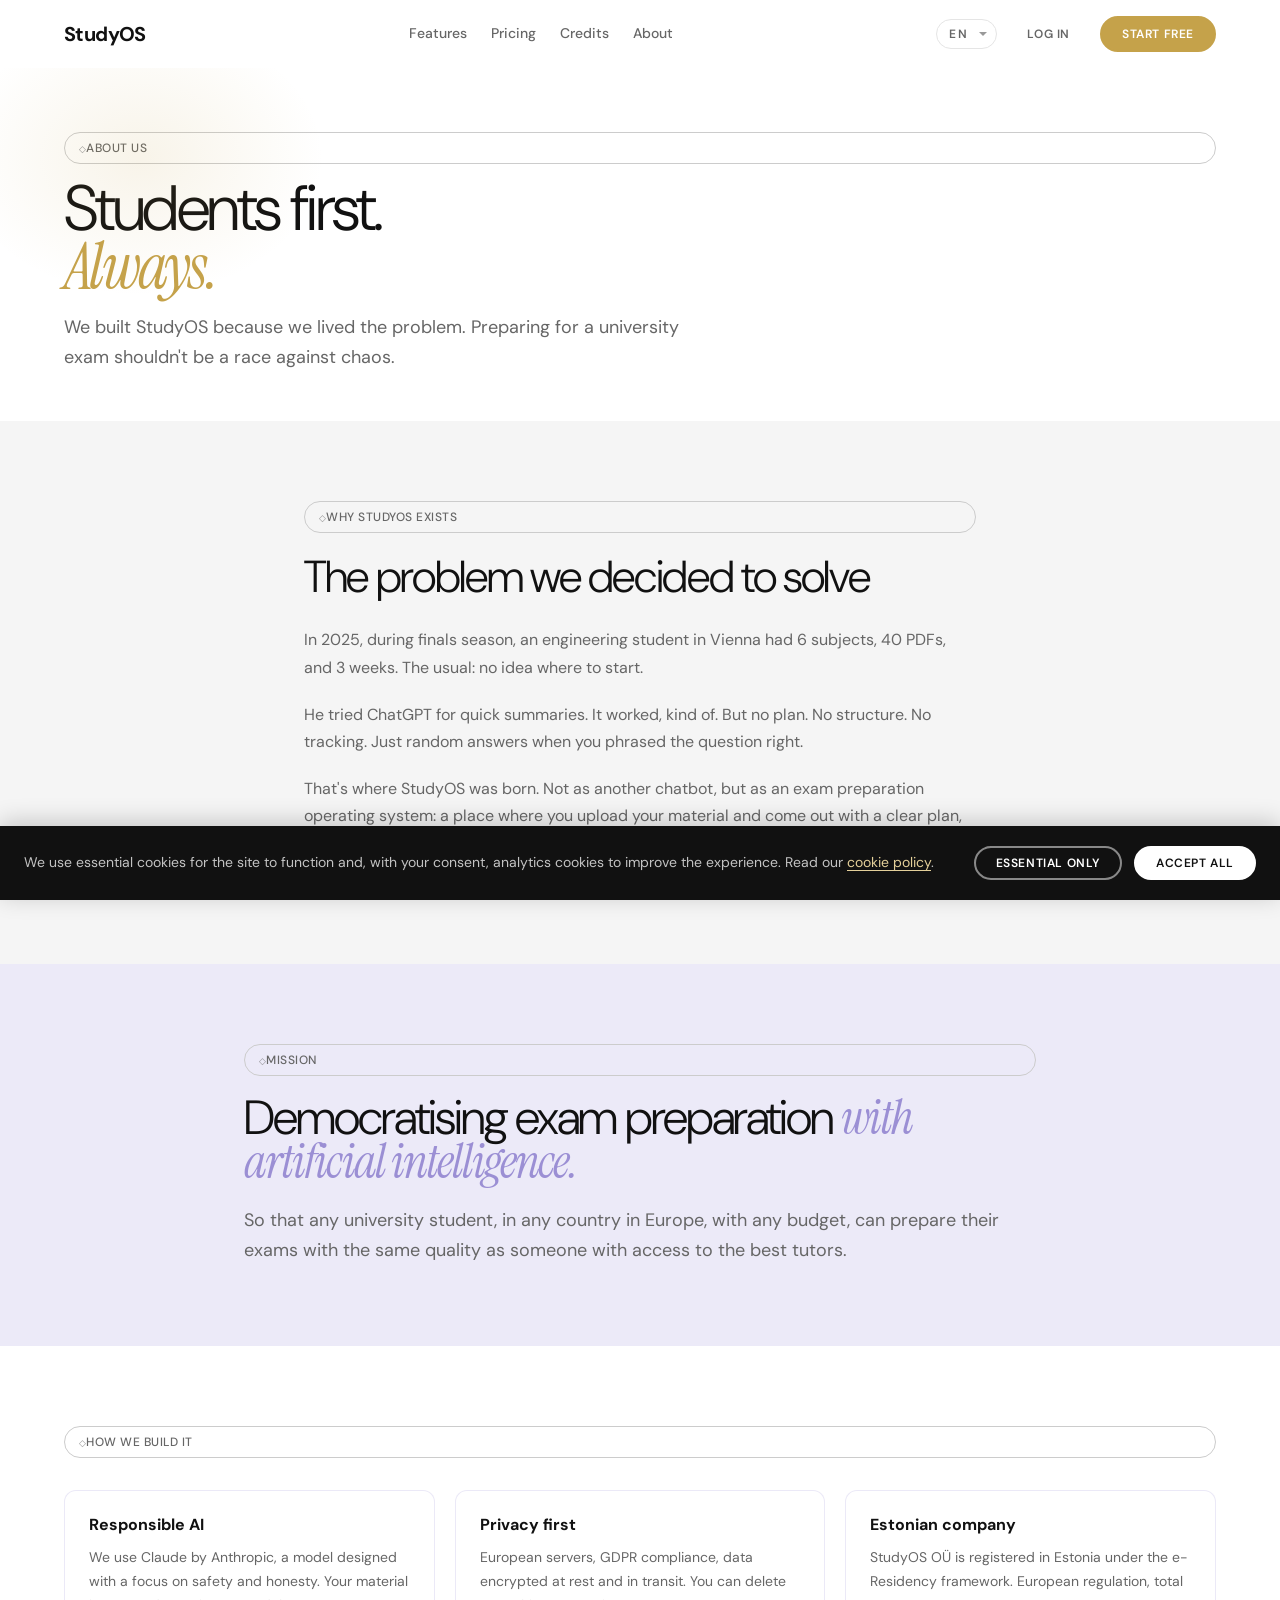
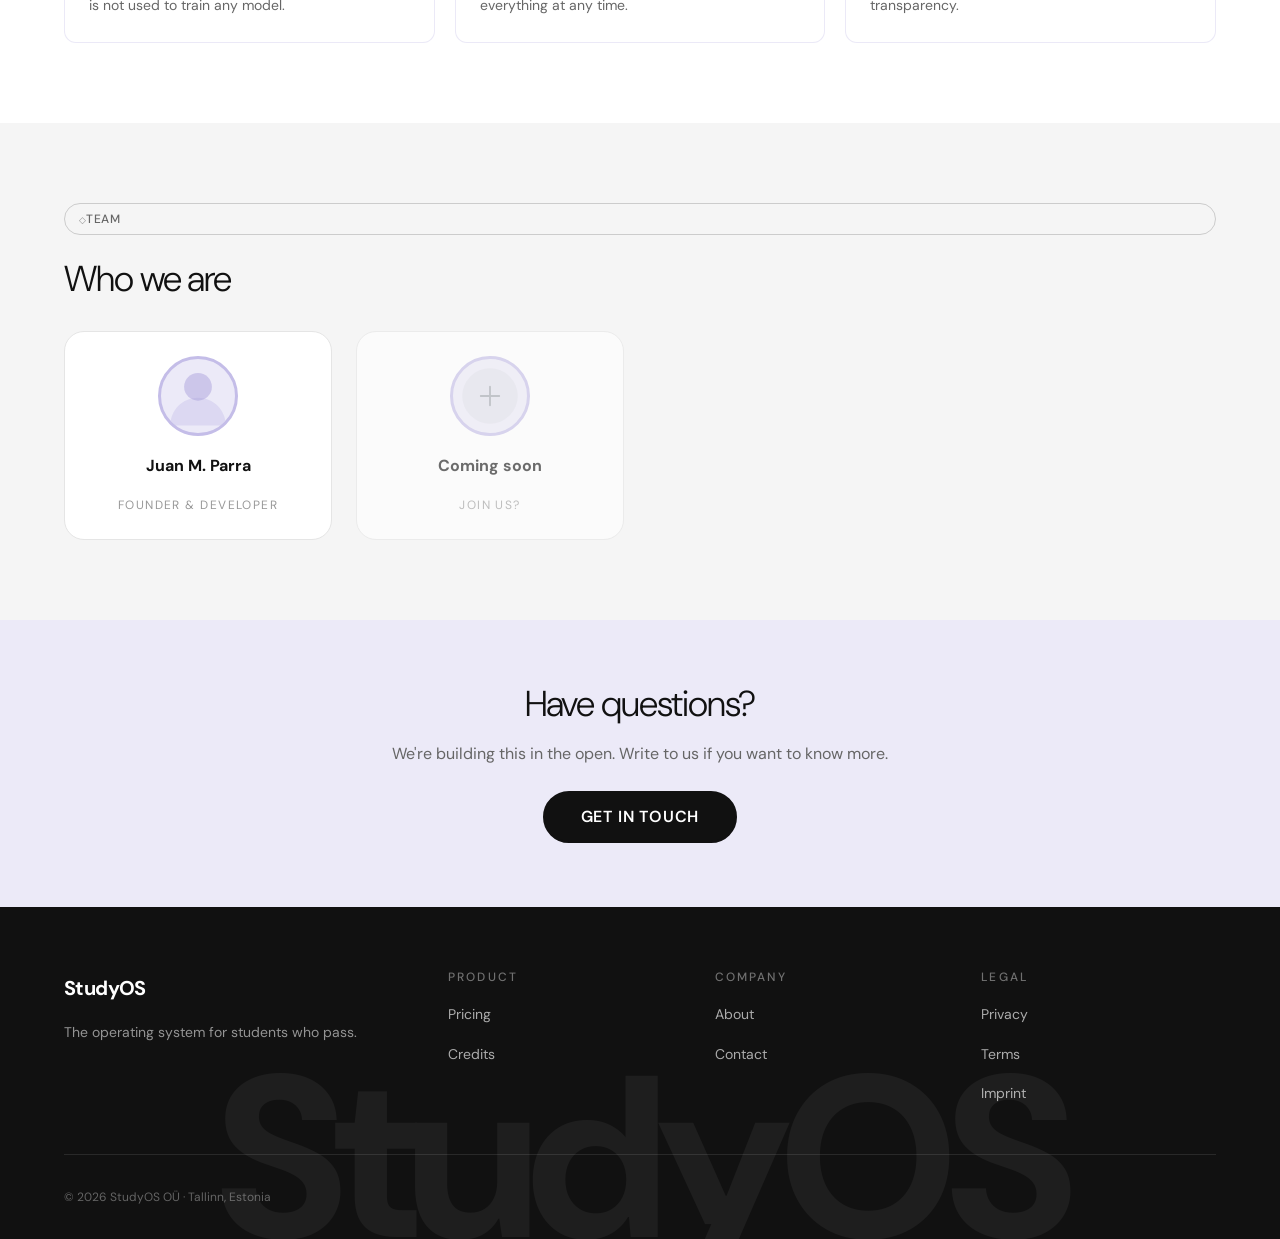
<file: about.html>
<!DOCTYPE html>
<html lang="es">
<head>
  <meta charset="UTF-8">
  <meta name="viewport" content="width=device-width, initial-scale=1.0">
  <title>Sobre StudyOS</title>
  <meta name="description" content="Somos un equipo que creyó que preparar exámenes universitarios podía ser menos caótico.">
  <link rel="icon" type="image/svg+xml" href="/assets/img/favicon.svg">
  <link rel="preconnect" href="https://fonts.googleapis.com">
  <link rel="preconnect" href="https://fonts.gstatic.com" crossorigin>
  <link href="https://fonts.googleapis.com/css2?family=DM+Sans:ital,wght@0,300;0,400;0,500;0,600;0,700;1,300;1,400&family=Instrument+Serif:ital,wght@0,400;1,400&display=swap" rel="stylesheet">
  <link rel="stylesheet" href="css/tokens.css">
  <link rel="stylesheet" href="css/base.css">
  <link rel="stylesheet" href="css/layout.css">
  <link rel="stylesheet" href="css/components.css">
  <link rel="stylesheet" href="css/sections.css">
  <link rel="stylesheet" href="css/responsive.css">
  <script>window.__STUDYOS_PAGE__ = 'about';</script>
</head>
<body>

<header class="site-header"><div class="container"><a href="/" class="site-logo">StudyOS</a><nav class="nav-links"><a href="index.html#features" data-i18n="nav.features">Características</a><a href="pricing.html" data-i18n="nav.pricing">Precios</a><a href="credits.html" data-i18n="nav.credits">Créditos</a><a href="about.html" data-i18n="nav.about">Sobre nosotros</a></nav><div class="nav-actions"><div class="lang-selector"><select data-lang-selector><option value="es">ES</option><option value="en">EN</option><option value="de">DE</option><option value="et">ET</option></select></div><a href="/login" class="btn btn-nav-ghost" data-i18n="nav.login">Iniciar sesión</a><a href="pricing.html#trial" class="btn btn-nav" data-i18n="nav.cta">Empezar gratis</a></div><button class="nav-hamburger" aria-label="Abrir menú" aria-expanded="false"><span></span><span></span><span></span></button></div></header>
<div class="nav-drawer" id="nav-drawer"><div class="nav-drawer__backdrop"></div><div class="nav-drawer__panel"><button class="nav-drawer__close btn"><img src="assets/icons/close.svg" width="16" height="16" alt=""></button><nav class="nav-drawer__links"><a href="index.html">Inicio</a><a href="pricing.html" data-i18n="nav.pricing">Precios</a><a href="about.html" data-i18n="nav.about">Sobre nosotros</a><a href="contact.html" data-i18n="nav.faq">Contacto</a></nav><div style="display:flex;flex-direction:column;gap:var(--sp-3)"><a href="pricing.html#trial" class="btn btn-primary" data-i18n="nav.cta">Empezar gratis</a></div></div></div>

<main>

<section class="page-hero">
  <div class="container">
    <span class="label" data-i18n="about_page.hero_label">SOBRE NOSOTROS</span>
    <h1>
      <span data-i18n="about_page.hero_title">Estudiantes primero.</span><br>
      <em data-i18n="about_page.hero_title_em">Siempre.</em>
    </h1>
    <p class="page-hero__subtitle" data-i18n="about_page.hero_subtitle">Creamos StudyOS porque vivimos el problema. Preparar un examen universitario no debería ser una carrera contra el caos.</p>
  </div>
</section>

<!-- Historia -->
<section style="background:var(--bg-alt);padding-block:var(--sp-20)">
  <div class="container" style="max-width:720px">
    <span class="label" style="display:block;margin-bottom:var(--sp-5)" data-i18n="about_page.story_label">POR QUÉ EXISTE STUDYOS</span>
    <h2 style="font-weight:300;letter-spacing:-0.03em;font-size:clamp(2rem,3.5vw,var(--fs-4xl));margin-bottom:var(--sp-6)" data-i18n="about_page.story_title">El problema que decidimos resolver</h2>
    <p style="margin-bottom:var(--sp-5)" data-i18n="about_page.story_p1">En 2025, durante la época de finales, un estudiante de ingeniería en Viena tenía 6 materias, 40 PDFs, y 3 semanas. Lo de siempre: no sabía por dónde empezar.</p>
    <p style="margin-bottom:var(--sp-5)" data-i18n="about_page.story_p2">Probó ChatGPT para hacer resúmenes sueltos. Funcionó, pero a medias. No había plan. No había estructura. No había seguimiento. Solo respuestas al azar cuando preguntaba bien.</p>
    <p data-i18n="about_page.story_p3">Ahí nació StudyOS. No como un chatbot más, sino como un sistema operativo de estudio: un lugar donde subís tu material y salís con un plan claro, material de repaso generado, y una estructura que respeta cómo realmente funciona preparar un examen.</p>
  </div>
</section>

<!-- Misión -->
<section class="about-mission">
  <div class="container" style="max-width:840px">
    <span class="label" style="display:block;margin-bottom:var(--sp-5)" data-i18n="about_page.mission_label">MISIÓN</span>
    <h2>
      <span data-i18n="about_page.mission_title">Democratizar la preparación de exámenes</span>
      <em data-i18n="about_page.mission_title_em"> con inteligencia artificial.</em>
    </h2>
    <p style="font-size:var(--fs-lg);margin-top:var(--sp-5)" data-i18n="about_page.mission_desc">Que cualquier estudiante universitario, en cualquier país de Europa, con cualquier presupuesto, pueda preparar sus exámenes con la misma calidad que uno que tiene acceso a los mejores tutores.</p>
  </div>
</section>

<!-- Stack -->
<section style="background:var(--bg);padding-block:var(--sp-20)">
  <div class="container">
    <span class="label" style="display:block;margin-bottom:var(--sp-8)" data-i18n="about_page.stack_label">CÓMO LO CONSTRUIMOS</span>
    <div class="about-stack-grid">
      <div class="about-stack-card">
        <h3 data-i18n="about_page.stack_1_title">IA responsable</h3>
        <p data-i18n="about_page.stack_1_desc">Usamos Claude de Anthropic, un modelo diseñado con énfasis en la seguridad y la honestidad. Tu material no se usa para entrenar ningún modelo.</p>
      </div>
      <div class="about-stack-card">
        <h3 data-i18n="about_page.stack_2_title">Privacidad primero</h3>
        <p data-i18n="about_page.stack_2_desc">Servidores europeos, cumplimiento GDPR, datos encriptados en reposo y en tránsito. Podés eliminar todo en cualquier momento.</p>
      </div>
      <div class="about-stack-card">
        <h3 data-i18n="about_page.stack_3_title">Empresa estona</h3>
        <p data-i18n="about_page.stack_3_desc">StudyOS OÜ está registrada en Estonia bajo el marco de e-Residency. Regulación europea, transparencia total.</p>
      </div>
    </div>
  </div>
</section>

<!-- Equipo -->
<section style="background:var(--bg-alt);padding-block:var(--sp-20)">
  <div class="container">
    <span class="label" style="display:block;margin-bottom:var(--sp-6)" data-i18n="about_page.team_label">EQUIPO</span>
    <h2 style="font-weight:300;letter-spacing:-0.03em;margin-bottom:var(--sp-8)" data-i18n="about_page.team_title">Quiénes somos</h2>
    <div class="team-grid">
      <div class="team-card">
        <div class="team-avatar" aria-hidden="true">
          <svg viewBox="0 0 80 80" fill="none" xmlns="http://www.w3.org/2000/svg">
            <circle cx="40" cy="30" r="15" fill="#9B8FD4" opacity="0.4"/>
            <path d="M10 72c0-16.6 13.4-30 30-30s30 13.4 30 30" fill="#9B8FD4" opacity="0.2"/>
          </svg>
        </div>
        <p class="team-name" data-i18n="about_page.m1_name">Juan M. Parra</p>
        <p class="team-role" data-i18n="about_page.m1_role">Founder & Developer</p>
      </div>
      <div class="team-card" style="opacity:0.6">
        <div class="team-avatar" aria-hidden="true">
          <svg viewBox="0 0 80 80" fill="none" xmlns="http://www.w3.org/2000/svg">
            <circle cx="40" cy="40" r="30" fill="#C8CBD1" opacity="0.3"/>
            <path d="M30 40h20M40 30v20" stroke="#A0A4AC" stroke-width="2" stroke-linecap="round"/>
          </svg>
        </div>
        <p class="team-name" data-i18n="about_page.m2_name">Pronto</p>
        <p class="team-role" data-i18n="about_page.m2_role">¿Te sumás?</p>
      </div>
    </div>
  </div>
</section>

<!-- CTA -->
<section style="background:var(--lavender-bg);padding-block:var(--sp-16);text-align:center">
  <div class="container" style="max-width:560px">
    <h2 style="font-weight:300;letter-spacing:-0.03em;margin-bottom:var(--sp-4)" data-i18n="about_page.cta_title">¿Tenés preguntas?</h2>
    <p style="margin-bottom:var(--sp-6)" data-i18n="about_page.cta_desc">Estamos construyendo esto de forma abierta. Escríbenos si quieres saber más.</p>
    <a href="contact.html" class="btn btn-dark btn-lg" data-i18n="about_page.cta_btn">Escribirnos</a>
  </div>
</section>

</main>

<footer class="site-footer"><div class="container"><div class="footer-grid"><div class="footer-brand"><a href="/" class="site-logo">StudyOS</a><p data-i18n="footer.tagline">El sistema operativo de los que van a aprobar.</p></div><div class="footer-col"><h4 data-i18n="footer.col_product">Producto</h4><ul><li><a href="pricing.html" data-i18n="footer.pricing">Precios</a></li><li><a href="credits.html" data-i18n="footer.credits">Créditos</a></li></ul></div><div class="footer-col"><h4 data-i18n="footer.col_company">Empresa</h4><ul><li><a href="about.html" data-i18n="footer.about">Sobre nosotros</a></li><li><a href="contact.html" data-i18n="footer.contact">Contacto</a></li></ul></div><div class="footer-col"><h4 data-i18n="footer.col_legal">Legal</h4><ul><li><a href="privacy.html" data-i18n="footer.privacy">Privacidad</a></li><li><a href="terms.html" data-i18n="footer.terms">Términos</a></li><li><a href="imprint.html" data-i18n="footer.imprint">Impressum</a></li></ul></div></div><div class="footer-bottom"><p class="footer-copy" data-i18n="footer.copy">© 2026 StudyOS OÜ · Tallinn, Estonia</p></div></div></footer>

<div class="cookie-banner" role="dialog" aria-live="polite"><p><span data-i18n="cookie_banner.text">Usamos cookies esenciales y, con tu consentimiento, analítica. Leé nuestra</span> <a href="cookies.html" data-i18n="cookie_banner.link">política de cookies</a>.</p><div class="cookie-banner__actions"><button class="btn btn-outline-light btn-sm" data-action="cookie-reject" data-i18n="cookie_banner.reject">Solo esenciales</button><button class="btn btn-white btn-sm" data-action="cookie-accept" data-i18n="cookie_banner.accept">Aceptar todo</button></div></div>

<script src="js/i18n.js"></script><script src="js/nav.js"></script><script src="js/analytics.js"></script><script src="js/main.js"></script>
</body>
</html>
</file>
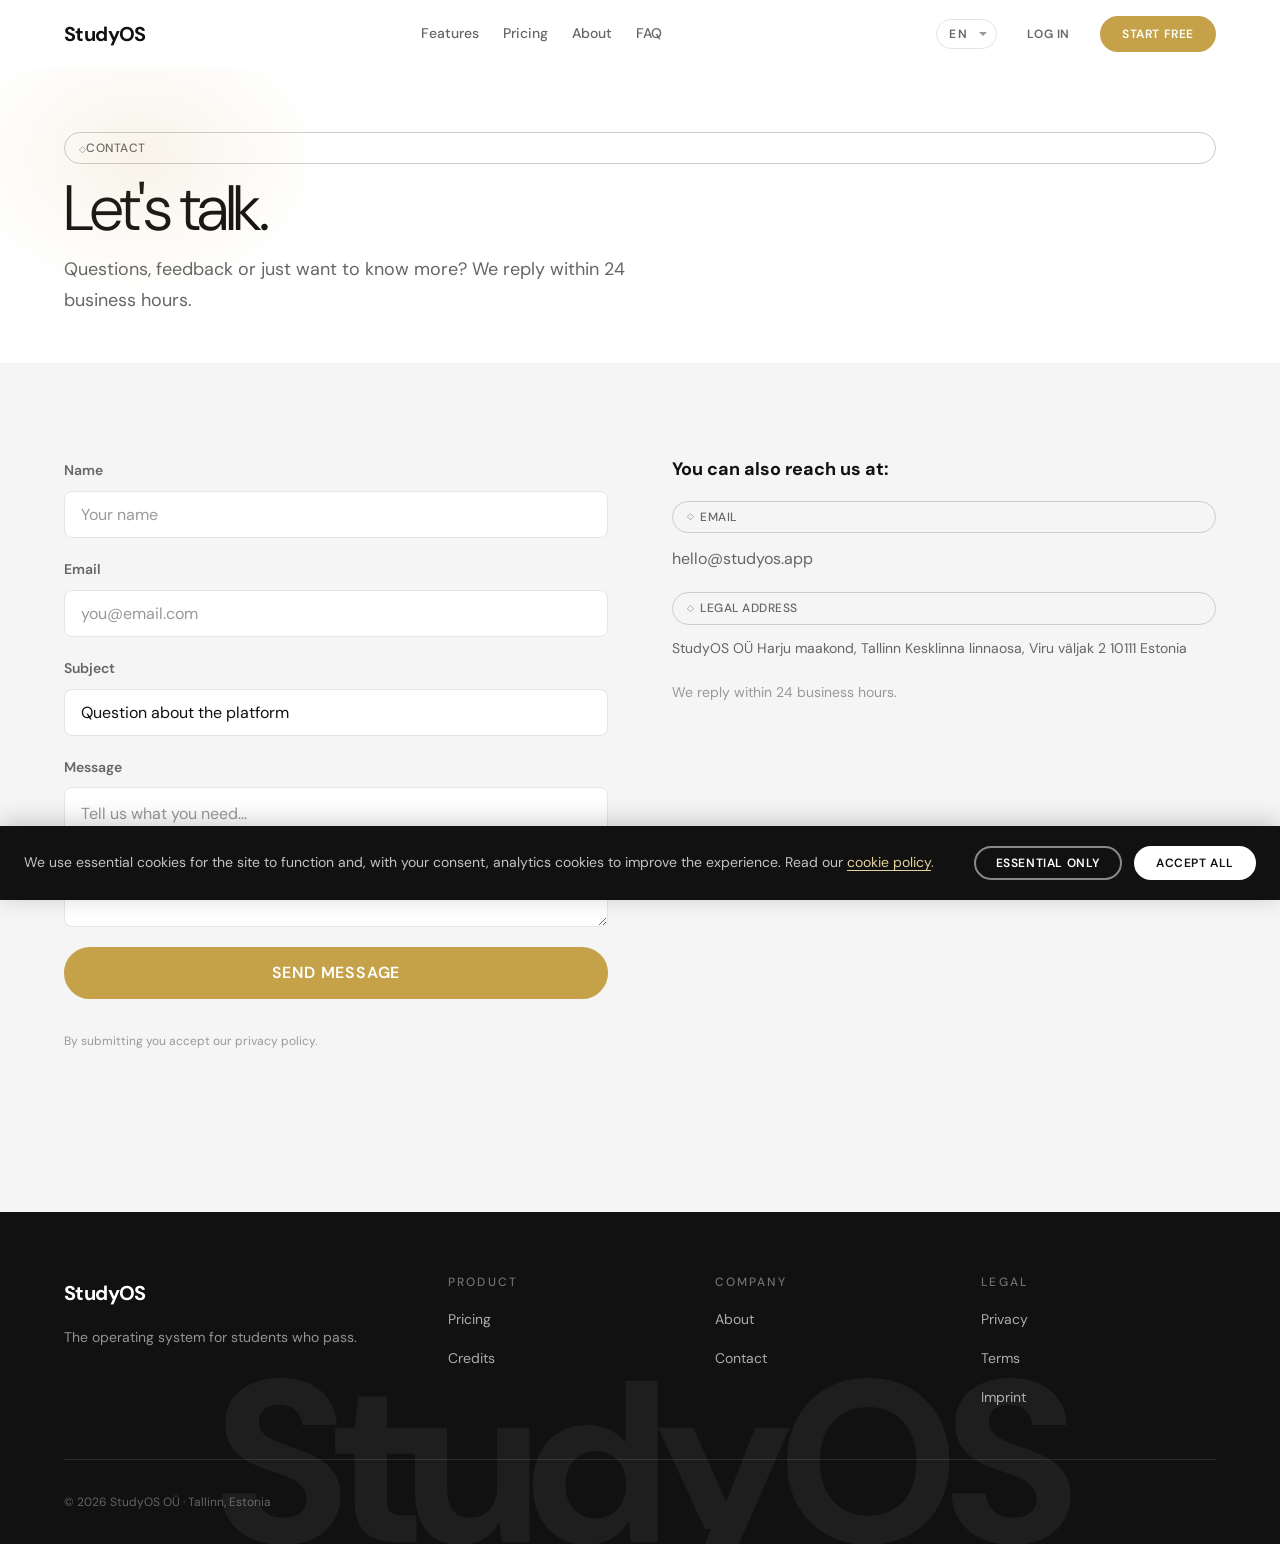
<file: contact.html>
<!DOCTYPE html>
<html lang="es">
<head>
  <meta charset="UTF-8">
  <meta name="viewport" content="width=device-width, initial-scale=1.0">
  <title>Contacto — StudyOS</title>
  <meta name="description" content="¿Tienes preguntas? Escríbenos, te respondemos en menos de 24 horas.">
  <link rel="icon" type="image/svg+xml" href="/assets/img/favicon.svg">
  <link rel="preconnect" href="https://fonts.googleapis.com">
  <link rel="preconnect" href="https://fonts.gstatic.com" crossorigin>
  <link href="https://fonts.googleapis.com/css2?family=DM+Sans:ital,wght@0,300;0,400;0,500;0,600;0,700;1,300;1,400&family=Instrument+Serif:ital,wght@0,400;1,400&display=swap" rel="stylesheet">
  <link rel="stylesheet" href="css/tokens.css">
  <link rel="stylesheet" href="css/base.css">
  <link rel="stylesheet" href="css/layout.css">
  <link rel="stylesheet" href="css/components.css">
  <link rel="stylesheet" href="css/sections.css">
  <link rel="stylesheet" href="css/responsive.css">
  <script>window.__STUDYOS_PAGE__ = 'contact';</script>
</head>
<body>

<header class="site-header"><div class="container"><a href="/" class="site-logo">StudyOS</a><nav class="nav-links"><a href="index.html#features" data-i18n="nav.features">Características</a><a href="pricing.html" data-i18n="nav.pricing">Precios</a><a href="about.html" data-i18n="nav.about">Sobre nosotros</a><a href="contact.html" data-i18n="nav.faq">Contacto</a></nav><div class="nav-actions"><div class="lang-selector"><select data-lang-selector><option value="es">ES</option><option value="en">EN</option><option value="de">DE</option><option value="et">ET</option></select></div><a href="/login" class="btn btn-nav-ghost" data-i18n="nav.login">Iniciar sesión</a><a href="pricing.html#trial" class="btn btn-nav" data-i18n="nav.cta">Empezar gratis</a></div><button class="nav-hamburger" aria-label="Abrir menú" aria-expanded="false"><span></span><span></span><span></span></button></div></header>
<div class="nav-drawer" id="nav-drawer"><div class="nav-drawer__backdrop"></div><div class="nav-drawer__panel"><button class="nav-drawer__close btn"><img src="assets/icons/close.svg" width="16" height="16" alt=""></button><nav class="nav-drawer__links"><a href="index.html">Inicio</a><a href="pricing.html" data-i18n="nav.pricing">Precios</a><a href="about.html" data-i18n="nav.about">Sobre nosotros</a><a href="contact.html">Contacto</a></nav><div style="display:flex;flex-direction:column;gap:var(--sp-3)"><a href="pricing.html#trial" class="btn btn-primary" data-i18n="nav.cta">Empezar gratis</a></div></div></div>

<main>

<section class="page-hero">
  <div class="container">
    <span class="label" data-i18n="contact_page.hero_label">CONTACTO</span>
    <h1 data-i18n="contact_page.hero_title">Hablemos.</h1>
    <p class="page-hero__subtitle" data-i18n="contact_page.hero_subtitle">¿Preguntas, feedback o simplemente quieres saber más? Respondemos en menos de 24 horas hábiles.</p>
  </div>
</section>

<section style="background:var(--bg-alt);padding-block:var(--sp-12) var(--sp-20)">
  <div class="container">
    <div class="contact-layout">
      <!-- Formulario -->
      <div>
        <!-- TODO: conectar a Netlify Forms (agregar netlify netlify-honeypot="bot-field" al form) -->
        <!-- O a Supabase con una Netlify Function serverless -->
        <form class="contact-form" action="#" method="POST" novalidate>
          <div class="form-group">
            <label class="form-label" for="contact-name" data-i18n="contact_page.form_name">Nombre</label>
            <input type="text" id="contact-name" name="name" class="form-input" required
              data-i18n-attr="placeholder:contact_page.form_name_ph">
          </div>
          <div class="form-group">
            <label class="form-label" for="contact-email" data-i18n="contact_page.form_email">Email</label>
            <input type="email" id="contact-email" name="email" class="form-input" required
              data-i18n-attr="placeholder:contact_page.form_email_ph">
          </div>
          <div class="form-group">
            <label class="form-label" for="contact-subject" data-i18n="contact_page.form_subject">Asunto</label>
            <select id="contact-subject" name="subject" class="form-input form-select">
              <option value="" data-i18n="contact_page.form_subject_opt1">Pregunta sobre la plataforma</option>
              <option value="tech" data-i18n="contact_page.form_subject_opt2">Problema técnico</option>
              <option value="billing" data-i18n="contact_page.form_subject_opt3">Facturación y pagos</option>
              <option value="feedback" data-i18n="contact_page.form_subject_opt4">Feedback</option>
              <option value="other" data-i18n="contact_page.form_subject_opt5">Otro</option>
            </select>
          </div>
          <div class="form-group">
            <label class="form-label" for="contact-message" data-i18n="contact_page.form_message">Mensaje</label>
            <textarea id="contact-message" name="message" class="form-textarea" required
              data-i18n-attr="placeholder:contact_page.form_message_ph"></textarea>
          </div>
          <button type="submit" class="btn btn-primary btn-lg" data-i18n="contact_page.form_cta">Enviar mensaje</button>
          <p style="font-size:var(--fs-xs);color:var(--text-3);margin-top:var(--sp-3)" data-i18n="contact_page.form_privacy">Al enviar aceptás nuestra política de privacidad.</p>
        </form>
      </div>

      <!-- Info de contacto -->
      <div class="contact-info">
        <h3 data-i18n="contact_page.info_title">También puedes contactarnos en:</h3>

        <div class="contact-info-item">
          <span class="label" data-i18n="contact_page.info_email_label">EMAIL</span>
          <a href="mailto:hello@studyos.app">hello@studyos.app</a>
        </div>

        <div class="contact-info-item">
          <span class="label" data-i18n="contact_page.info_address_label">DIRECCIÓN LEGAL</span>
          <address style="font-style:normal;color:var(--text-2);font-size:var(--fs-sm);line-height:var(--lh-relaxed)" data-i18n="contact_page.info_address">
            StudyOS OÜ<br>
            Harju maakond, Tallinn<br>
            Kesklinna linnaosa, Viru väljak 2<br>
            10111 Estonia
          </address>
        </div>

        <div class="contact-info-item">
          <p style="font-size:var(--fs-sm);color:var(--text-3)" data-i18n="contact_page.info_response">Respondemos en menos de 24 horas hábiles.</p>
        </div>
      </div>
    </div>
  </div>
</section>

</main>

<footer class="site-footer"><div class="container"><div class="footer-grid"><div class="footer-brand"><a href="/" class="site-logo">StudyOS</a><p data-i18n="footer.tagline">El sistema operativo de los que van a aprobar.</p></div><div class="footer-col"><h4 data-i18n="footer.col_product">Producto</h4><ul><li><a href="pricing.html" data-i18n="footer.pricing">Precios</a></li><li><a href="credits.html" data-i18n="footer.credits">Créditos</a></li></ul></div><div class="footer-col"><h4 data-i18n="footer.col_company">Empresa</h4><ul><li><a href="about.html" data-i18n="footer.about">Sobre nosotros</a></li><li><a href="contact.html" data-i18n="footer.contact">Contacto</a></li></ul></div><div class="footer-col"><h4 data-i18n="footer.col_legal">Legal</h4><ul><li><a href="privacy.html" data-i18n="footer.privacy">Privacidad</a></li><li><a href="terms.html" data-i18n="footer.terms">Términos</a></li><li><a href="imprint.html" data-i18n="footer.imprint">Impressum</a></li></ul></div></div><div class="footer-bottom"><p class="footer-copy" data-i18n="footer.copy">© 2026 StudyOS OÜ · Tallinn, Estonia</p></div></div></footer>

<div class="cookie-banner" role="dialog" aria-live="polite"><p><span data-i18n="cookie_banner.text">Usamos cookies esenciales y, con tu consentimiento, analítica. Leé nuestra</span> <a href="cookies.html" data-i18n="cookie_banner.link">política de cookies</a>.</p><div class="cookie-banner__actions"><button class="btn btn-outline-light btn-sm" data-action="cookie-reject" data-i18n="cookie_banner.reject">Solo esenciales</button><button class="btn btn-white btn-sm" data-action="cookie-accept" data-i18n="cookie_banner.accept">Aceptar todo</button></div></div>

<script src="js/i18n.js"></script><script src="js/nav.js"></script><script src="js/analytics.js"></script><script src="js/main.js"></script>
</body>
</html>
</file>
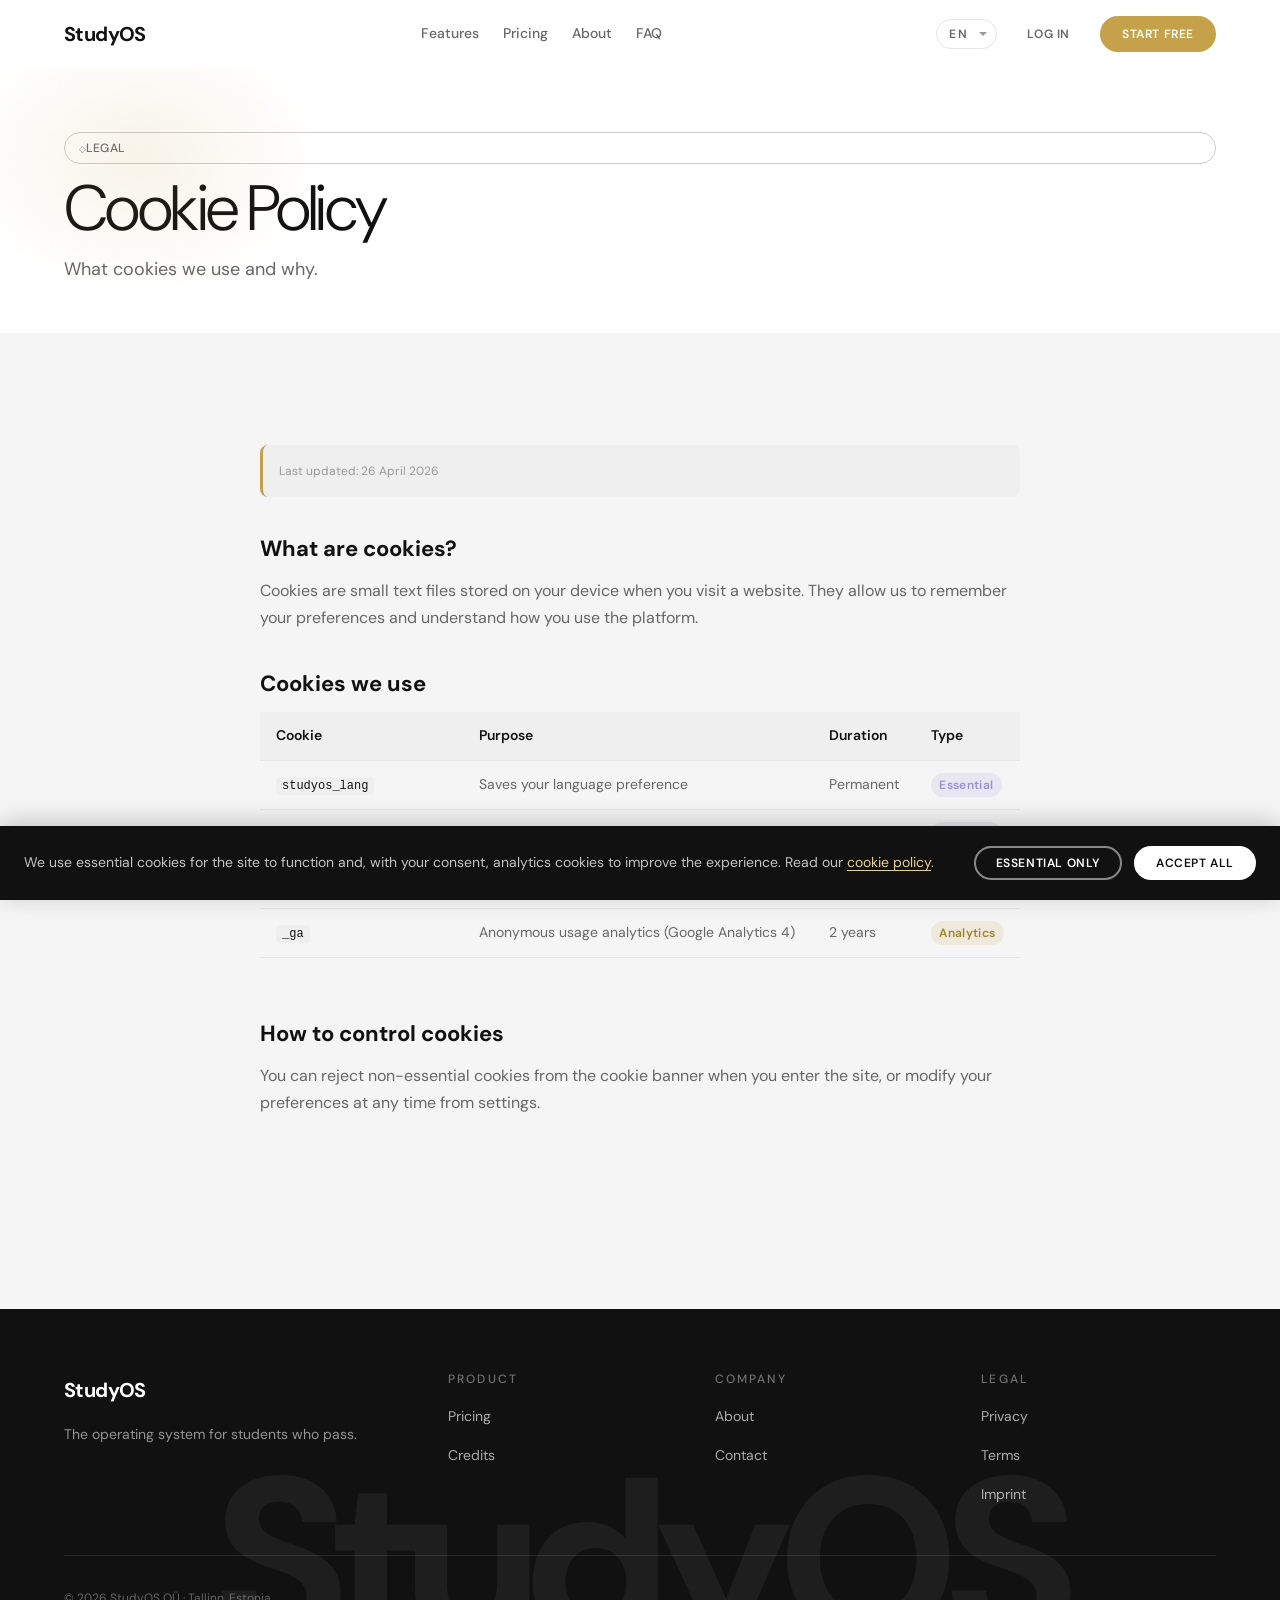
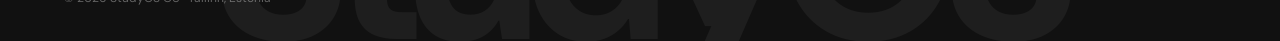
<file: cookies.html>
<!DOCTYPE html>
<html lang="es">
<head>
  <meta charset="UTF-8">
  <meta name="viewport" content="width=device-width, initial-scale=1.0">
  <title>Política de Cookies — StudyOS</title>
  <meta name="description" content="Qué cookies usamos y para qué.">
  <link rel="icon" type="image/svg+xml" href="/assets/img/favicon.svg">
  <link rel="preconnect" href="https://fonts.googleapis.com">
  <link rel="preconnect" href="https://fonts.gstatic.com" crossorigin>
  <link href="https://fonts.googleapis.com/css2?family=DM+Sans:ital,wght@0,300;0,400;0,500;0,600;0,700;1,300;1,400&family=Instrument+Serif:ital,wght@0,400;1,400&display=swap" rel="stylesheet">
  <link rel="stylesheet" href="css/tokens.css">
  <link rel="stylesheet" href="css/base.css">
  <link rel="stylesheet" href="css/layout.css">
  <link rel="stylesheet" href="css/components.css">
  <link rel="stylesheet" href="css/sections.css">
  <link rel="stylesheet" href="css/responsive.css">
  <script>window.__STUDYOS_PAGE__ = 'legal';</script>
</head>
<body>

<header class="site-header"><div class="container"><a href="/" class="site-logo">StudyOS</a><nav class="nav-links"><a href="index.html#features" data-i18n="nav.features">Características</a><a href="pricing.html" data-i18n="nav.pricing">Precios</a><a href="about.html" data-i18n="nav.about">Sobre nosotros</a><a href="contact.html" data-i18n="nav.faq">Contacto</a></nav><div class="nav-actions"><div class="lang-selector"><select data-lang-selector><option value="es">ES</option><option value="en">EN</option><option value="de">DE</option><option value="et">ET</option></select></div><a href="/login" class="btn btn-nav-ghost" data-i18n="nav.login">Iniciar sesión</a><a href="pricing.html#trial" class="btn btn-nav" data-i18n="nav.cta">Empezar gratis</a></div><button class="nav-hamburger" aria-label="Abrir menú" aria-expanded="false"><span></span><span></span><span></span></button></div></header>
<div class="nav-drawer" id="nav-drawer"><div class="nav-drawer__backdrop"></div><div class="nav-drawer__panel"><button class="nav-drawer__close btn"><img src="assets/icons/close.svg" width="16" height="16" alt=""></button><nav class="nav-drawer__links"><a href="index.html">Inicio</a><a href="pricing.html" data-i18n="nav.pricing">Precios</a><a href="about.html" data-i18n="nav.about">Sobre nosotros</a><a href="contact.html" data-i18n="nav.faq">Contacto</a></nav><div style="display:flex;flex-direction:column;gap:var(--sp-3)"><a href="pricing.html#trial" class="btn btn-primary" data-i18n="nav.cta">Empezar gratis</a></div></div></div>

<main>

<section class="page-hero">
  <div class="container">
    <span class="label">LEGAL</span>
    <h1 data-i18n="cookies.title">Política de Cookies</h1>
    <p class="page-hero__subtitle" data-i18n="cookies.subtitle">Qué cookies usamos y para qué.</p>
  </div>
</section>

<section style="background:var(--bg-alt);padding-block:var(--sp-16) var(--sp-24)">
  <div class="container">
    <div class="legal-content">

      <div class="legal-last-updated">
        <span data-i18n="cookies.last_updated">Última actualización: 26 de abril de 2026</span>
      </div>

      <article>
        <h2 data-i18n="cookies.s1_title">¿Qué son las cookies?</h2>
        <p data-i18n="cookies.s1">Las cookies son pequeños archivos de texto que se almacenan en tu dispositivo cuando visitás un sitio web. Permiten que el sitio recuerde tus preferencias y mejore tu experiencia de navegación.</p>
      </article>

      <article>
        <h2 data-i18n="cookies.s2_title">Cookies que usamos</h2>
        <div class="cookies-table-wrap">
          <table class="cookies-table">
            <thead>
              <tr>
                <th data-i18n="cookies.col_name">Cookie</th>
                <th data-i18n="cookies.col_purpose">Propósito</th>
                <th data-i18n="cookies.col_duration">Duración</th>
                <th data-i18n="cookies.col_type">Tipo</th>
              </tr>
            </thead>
            <tbody>
              <tr>
                <td><code data-i18n="cookies.c1_name">studyos_lang</code></td>
                <td data-i18n="cookies.c1_purpose">Guarda tu preferencia de idioma</td>
                <td data-i18n="cookies.c1_duration">Permanente</td>
                <td><span class="cookie-type cookie-type--essential" data-i18n="cookies.c1_type">Esencial</span></td>
              </tr>
              <tr>
                <td><code data-i18n="cookies.c2_name">studyos_cookie_consent</code></td>
                <td data-i18n="cookies.c2_purpose">Guarda tu decisión sobre cookies</td>
                <td data-i18n="cookies.c2_duration">1 año</td>
                <td><span class="cookie-type cookie-type--essential" data-i18n="cookies.c2_type">Esencial</span></td>
              </tr>
              <tr>
                <td><code data-i18n="cookies.c3_name">sb-auth-token</code></td>
                <td data-i18n="cookies.c3_purpose">Sesión de autenticación (Supabase)</td>
                <td data-i18n="cookies.c3_duration">Sesión</td>
                <td><span class="cookie-type cookie-type--essential" data-i18n="cookies.c3_type">Esencial</span></td>
              </tr>
              <tr>
                <td><code data-i18n="cookies.c4_name">_ga</code></td>
                <td data-i18n="cookies.c4_purpose">Analítica de uso anónima (Google Analytics 4)</td>
                <td data-i18n="cookies.c4_duration">2 años</td>
                <td><span class="cookie-type cookie-type--analytics" data-i18n="cookies.c4_type">Analítica</span></td>
              </tr>
            </tbody>
          </table>
        </div>
      </article>

      <article>
        <h2 data-i18n="cookies.s3_title">Cómo controlar las cookies</h2>
        <p data-i18n="cookies.s3">Puedes rechazar las cookies no esenciales desde el banner de cookies que aparece al entrar al sitio por primera vez. También puedes gestionar las cookies directamente desde la configuración de tu navegador.</p>
      </article>

    </div>
  </div>
</section>

</main>

<footer class="site-footer"><div class="container"><div class="footer-grid"><div class="footer-brand"><a href="/" class="site-logo">StudyOS</a><p data-i18n="footer.tagline">El sistema operativo de los que van a aprobar.</p></div><div class="footer-col"><h4 data-i18n="footer.col_product">Producto</h4><ul><li><a href="pricing.html" data-i18n="footer.pricing">Precios</a></li><li><a href="credits.html" data-i18n="footer.credits">Créditos</a></li></ul></div><div class="footer-col"><h4 data-i18n="footer.col_company">Empresa</h4><ul><li><a href="about.html" data-i18n="footer.about">Sobre nosotros</a></li><li><a href="contact.html" data-i18n="footer.contact">Contacto</a></li></ul></div><div class="footer-col"><h4 data-i18n="footer.col_legal">Legal</h4><ul><li><a href="privacy.html" data-i18n="footer.privacy">Privacidad</a></li><li><a href="terms.html" data-i18n="footer.terms">Términos</a></li><li><a href="imprint.html" data-i18n="footer.imprint">Impressum</a></li></ul></div></div><div class="footer-bottom"><p class="footer-copy" data-i18n="footer.copy">© 2026 StudyOS OÜ · Tallinn, Estonia</p></div></div></footer>

<div class="cookie-banner" role="dialog" aria-live="polite"><p><span data-i18n="cookie_banner.text">Usamos cookies esenciales y, con tu consentimiento, analítica. Leé nuestra</span> <a href="cookies.html" data-i18n="cookie_banner.link">política de cookies</a>.</p><div class="cookie-banner__actions"><button class="btn btn-outline-light btn-sm" data-action="cookie-reject" data-i18n="cookie_banner.reject">Solo esenciales</button><button class="btn btn-white btn-sm" data-action="cookie-accept" data-i18n="cookie_banner.accept">Aceptar todo</button></div></div>

<script src="js/i18n.js"></script><script src="js/nav.js"></script><script src="js/analytics.js"></script><script src="js/main.js"></script>
</body>
</html>
</file>
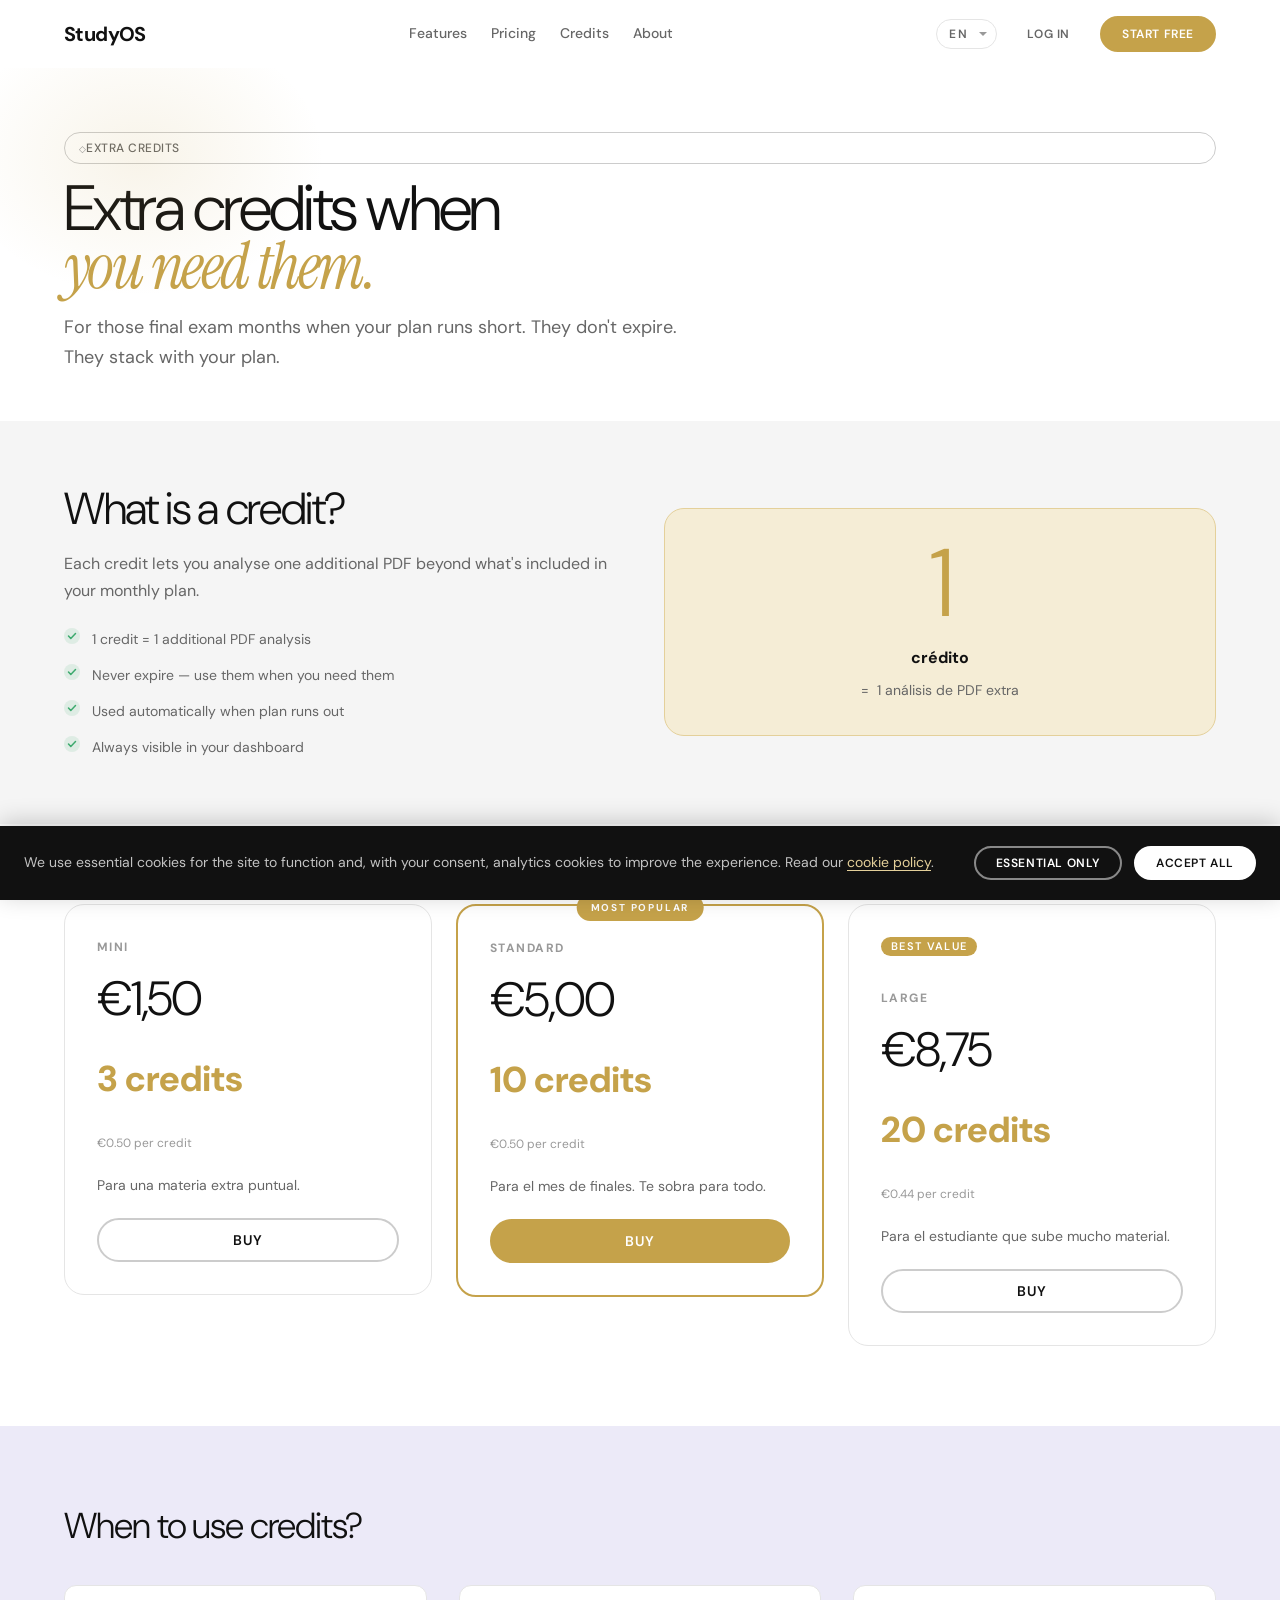
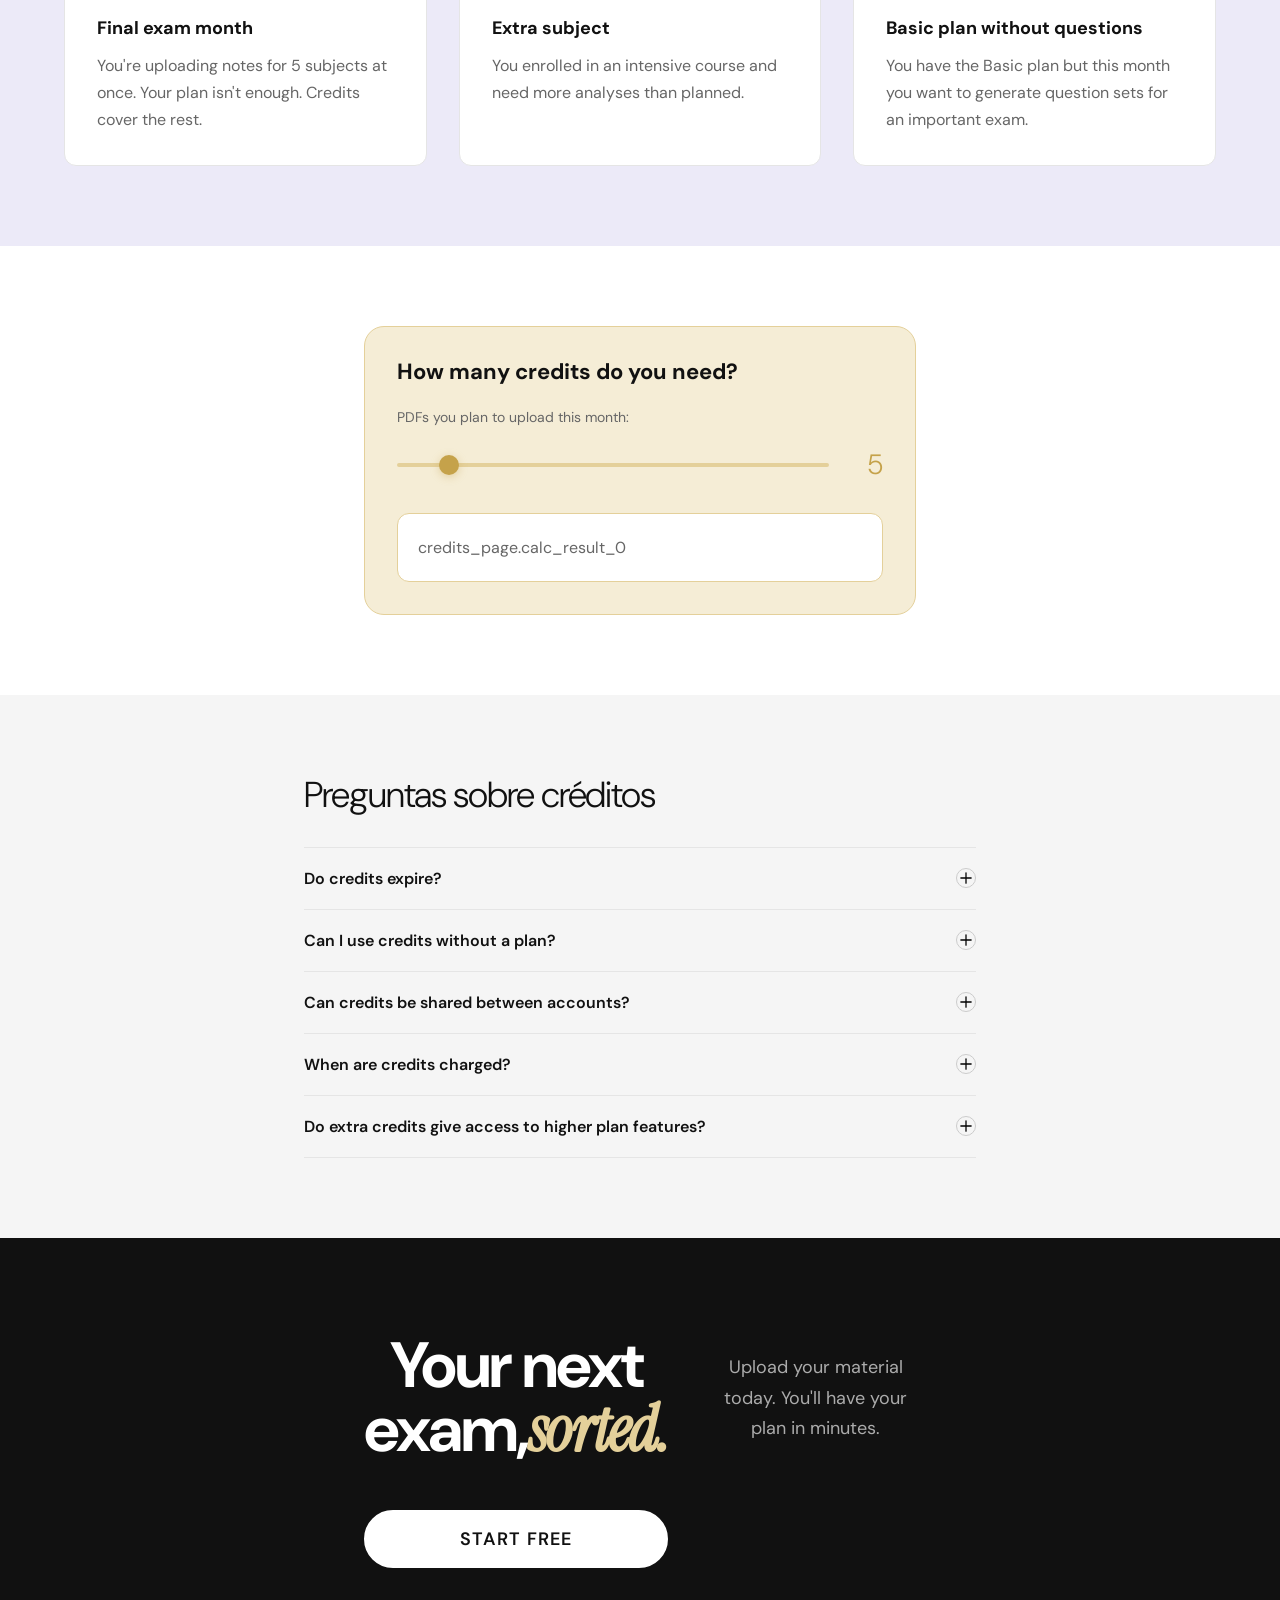
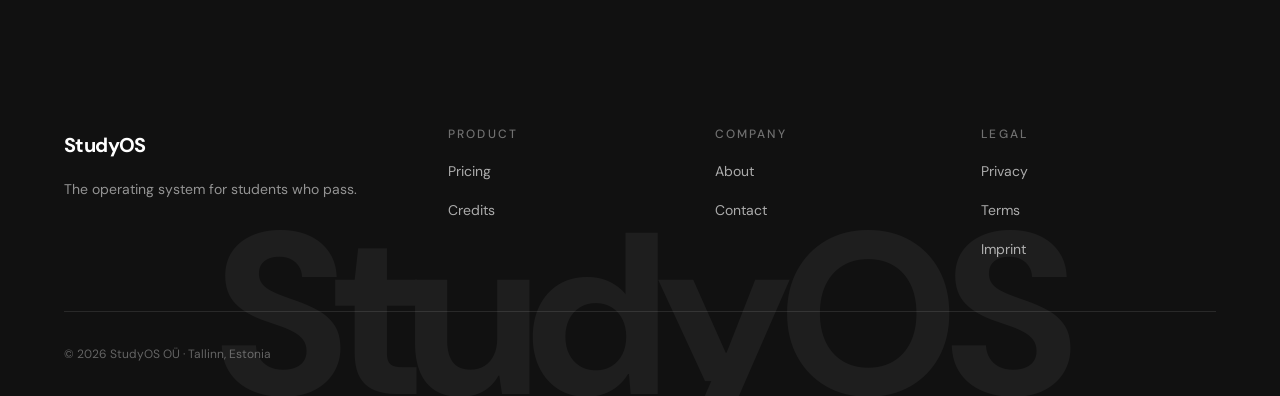
<file: credits.html>
<!DOCTYPE html>
<html lang="es">
<head>
  <meta charset="UTF-8">
  <meta name="viewport" content="width=device-width, initial-scale=1.0">
  <title>Créditos extra — StudyOS</title>
  <meta name="description" content="Créditos adicionales para esos meses de exámenes finales cuando el plan no alcanza. No expiran.">
  <link rel="icon" type="image/svg+xml" href="/assets/img/favicon.svg">
  <link rel="preconnect" href="https://fonts.googleapis.com">
  <link rel="preconnect" href="https://fonts.gstatic.com" crossorigin>
  <link href="https://fonts.googleapis.com/css2?family=DM+Sans:ital,wght@0,300;0,400;0,500;0,600;0,700;1,300;1,400&family=Instrument+Serif:ital,wght@0,400;1,400&display=swap" rel="stylesheet">
  <link rel="stylesheet" href="css/tokens.css">
  <link rel="stylesheet" href="css/base.css">
  <link rel="stylesheet" href="css/layout.css">
  <link rel="stylesheet" href="css/components.css">
  <link rel="stylesheet" href="css/sections.css">
  <link rel="stylesheet" href="css/responsive.css">
  <script>window.__STUDYOS_PAGE__ = 'credits';</script>
</head>
<body>

<header class="site-header"><div class="container"><a href="/" class="site-logo">StudyOS</a><nav class="nav-links"><a href="index.html#features" data-i18n="nav.features">Características</a><a href="pricing.html" data-i18n="nav.pricing">Precios</a><a href="credits.html" data-i18n="nav.credits">Créditos</a><a href="about.html" data-i18n="nav.about">Sobre nosotros</a></nav><div class="nav-actions"><div class="lang-selector"><select data-lang-selector><option value="es">ES</option><option value="en">EN</option><option value="de">DE</option><option value="et">ET</option></select></div><a href="/login" class="btn btn-nav-ghost" data-i18n="nav.login">Iniciar sesión</a><a href="pricing.html#trial" class="btn btn-nav" data-i18n="nav.cta">Empezar gratis</a></div><button class="nav-hamburger" aria-label="Abrir menú" aria-expanded="false"><span></span><span></span><span></span></button></div></header>
<div class="nav-drawer" id="nav-drawer"><div class="nav-drawer__backdrop"></div><div class="nav-drawer__panel"><button class="nav-drawer__close btn"><img src="assets/icons/close.svg" width="16" height="16" alt=""></button><nav class="nav-drawer__links"><a href="index.html" data-i18n="nav.features">Inicio</a><a href="pricing.html" data-i18n="nav.pricing">Precios</a><a href="credits.html" data-i18n="nav.credits">Créditos</a><a href="about.html" data-i18n="nav.about">Sobre nosotros</a></nav><div style="display:flex;flex-direction:column;gap:var(--sp-3)"><a href="pricing.html#trial" class="btn btn-primary" data-i18n="nav.cta">Empezar gratis</a></div></div></div>

<main>

<section class="page-hero">
  <div class="container">
    <span class="label" data-i18n="credits_page.hero_label">CRÉDITOS EXTRA</span>
    <h1>
      <span data-i18n="credits_page.hero_title">Créditos extra cuando</span><br>
      <em data-i18n="credits_page.hero_title_em">los necesités.</em>
    </h1>
    <p class="page-hero__subtitle" data-i18n="credits_page.hero_subtitle">Para esos meses de exámenes finales donde el plan no alcanza. No expiran. Stackean con tu plan.</p>
  </div>
</section>

<!-- Qué es un crédito -->
<section style="background:var(--bg-alt);padding-block:var(--sp-16)">
  <div class="container">
    <div style="display:grid;grid-template-columns:1fr 1fr;gap:var(--sp-12);align-items:center">
      <div>
        <h2 style="font-weight:300;letter-spacing:-0.03em;font-size:clamp(2rem,3.5vw,var(--fs-4xl));margin-bottom:var(--sp-4)" data-i18n="credits_page.what_title">¿Qué es un crédito?</h2>
        <p style="margin-bottom:var(--sp-6)" data-i18n="credits_page.what_desc">Cada crédito te permite analizar un PDF adicional más allá de los incluidos en tu plan mensual.</p>
        <ul style="display:flex;flex-direction:column;gap:var(--sp-3)">
          <li class="feature-item"><img src="assets/icons/check.svg" width="16" height="16" alt="✓"><span data-i18n="credits_page.what_1">1 crédito = 1 análisis de PDF</span></li>
          <li class="feature-item"><img src="assets/icons/check.svg" width="16" height="16" alt="✓"><span data-i18n="credits_page.what_2">No expiran — úsalos cuando los necesités</span></li>
          <li class="feature-item"><img src="assets/icons/check.svg" width="16" height="16" alt="✓"><span data-i18n="credits_page.what_3">Se usan automáticamente al agotar el plan</span></li>
          <li class="feature-item"><img src="assets/icons/check.svg" width="16" height="16" alt="✓"><span data-i18n="credits_page.what_4">Siempre visible en tu dashboard</span></li>
        </ul>
      </div>
      <div style="background:var(--accent-bg);border:1px solid var(--accent-light);border-radius:var(--r-xl);padding:var(--sp-8);text-align:center">
        <span style="font-weight:300;letter-spacing:-0.04em;font-size:clamp(4rem,8vw,var(--fs-7xl));color:var(--accent);line-height:0.9;display:block;margin-bottom:var(--sp-4)">1</span>
        <p style="font-weight:700;color:var(--text)">crédito</p>
        <p style="color:var(--text-2);font-size:var(--fs-sm);margin-top:var(--sp-2)">=&nbsp; 1 análisis de PDF extra</p>
      </div>
    </div>
  </div>
</section>

<!-- Packs de créditos -->
<section style="background:var(--bg);padding-block:var(--sp-20)">
  <div class="container">
    <div class="credits-grid">

      <!-- Mini -->
      <div class="credit-card">
        <p class="credit-card__name" data-i18n="credits_page.mini_name">Mini</p>
        <div class="credit-card__price">
          <span class="credit-card__amount">€1,50</span>
        </div>
        <div style="display:flex;align-items:baseline;gap:var(--sp-2);margin-top:var(--sp-2)">
          <span class="credit-card__credits" data-i18n="credits_page.mini_credits">3 créditos</span>
        </div>
        <p class="credit-card__ppu" data-i18n="credits_page.mini_ppu">€0,50 por crédito</p>
        <p style="color:var(--text-2);font-size:var(--fs-sm)">Para una materia extra puntual.</p>
        <button class="btn btn-secondary" data-action="buy-credits" data-pack="mini" data-i18n="credits_page.buy_cta">Comprar</button>
      </div>

      <!-- Estándar ⭐ -->
      <div class="credit-card credit-card--featured">
        <span class="featured-badge" data-i18n="credits_page.std_badge">MÁS POPULAR</span>
        <p class="credit-card__name" data-i18n="credits_page.std_name">Estándar</p>
        <div class="credit-card__price">
          <span class="credit-card__amount">€5,00</span>
        </div>
        <div style="display:flex;align-items:baseline;gap:var(--sp-2);margin-top:var(--sp-2)">
          <span class="credit-card__credits" data-i18n="credits_page.std_credits">10 créditos</span>
        </div>
        <p class="credit-card__ppu" data-i18n="credits_page.std_ppu">€0,50 por crédito</p>
        <p style="color:var(--text-2);font-size:var(--fs-sm)">Para el mes de finales. Te sobra para todo.</p>
        <button class="btn btn-primary" data-action="buy-credits" data-pack="standard" data-i18n="credits_page.buy_cta">Comprar</button>
      </div>

      <!-- Grande -->
      <div class="credit-card">
        <span class="badge badge-accent" style="align-self:flex-start;margin-bottom:var(--sp-3)" data-i18n="credits_page.large_badge">MEJOR PRECIO</span>
        <p class="credit-card__name" data-i18n="credits_page.large_name">Grande</p>
        <div class="credit-card__price">
          <span class="credit-card__amount">€8,75</span>
        </div>
        <div style="display:flex;align-items:baseline;gap:var(--sp-2);margin-top:var(--sp-2)">
          <span class="credit-card__credits" data-i18n="credits_page.large_credits">20 créditos</span>
        </div>
        <p class="credit-card__ppu" data-i18n="credits_page.large_ppu">€0,44 por crédito</p>
        <p style="color:var(--text-2);font-size:var(--fs-sm)">Para el estudiante que sube mucho material.</p>
        <button class="btn btn-secondary" data-action="buy-credits" data-pack="large" data-i18n="credits_page.buy_cta">Comprar</button>
      </div>
    </div>
  </div>
</section>

<!-- Cuándo usar créditos -->
<section style="background:var(--lavender-bg);padding-block:var(--sp-20)">
  <div class="container">
    <h2 style="font-weight:300;letter-spacing:-0.03em;margin-bottom:var(--sp-10)" data-i18n="credits_page.when_title">¿Cuándo usar créditos?</h2>
    <div class="grid-3">
      <div class="card card--white">
        <h3 style="font-size:var(--fs-lg);font-weight:700;letter-spacing:0;margin-bottom:var(--sp-3)" data-i18n="credits_page.when_1_title">Mes de finales</h3>
        <p data-i18n="credits_page.when_1_desc">Subes apuntes de 5 materias de golpe. El plan no alcanza. Los créditos cubren el resto.</p>
      </div>
      <div class="card card--white">
        <h3 style="font-size:var(--fs-lg);font-weight:700;letter-spacing:0;margin-bottom:var(--sp-3)" data-i18n="credits_page.when_2_title">Materia extra</h3>
        <p data-i18n="credits_page.when_2_desc">Te anotaste en un cursado intensivo y necesitás más análisis de los previstos.</p>
      </div>
      <div class="card card--white">
        <h3 style="font-size:var(--fs-lg);font-weight:700;letter-spacing:0;margin-bottom:var(--sp-3)" data-i18n="credits_page.when_3_title">Plan Básico sin preguntas</h3>
        <p data-i18n="credits_page.when_3_desc">Tienes el plan Básico pero este mes quieres generar sets de preguntas para un examen importante.</p>
      </div>
    </div>
  </div>
</section>

<!-- Calculadora -->
<section style="background:var(--bg);padding-block:var(--sp-20)">
  <div class="container" style="max-width:600px">
    <div class="calculator-section">
      <h3 data-i18n="credits_page.calc_title">¿Cuántos créditos necesitás?</h3>
      <div class="calc-slider-wrap">
        <label for="credit-calc-slider" style="font-size:var(--fs-sm);color:var(--text-2)" data-i18n="credits_page.calc_label">PDFs que planeás subir este mes:</label>
        <div style="display:flex;align-items:center;gap:var(--sp-4)">
          <input type="range" id="credit-calc-slider" class="calc-slider" min="1" max="40" value="5" aria-label="Cantidad de PDFs">
          <span id="credit-calc-value" style="font-weight:300;letter-spacing:-0.03em;font-size:var(--fs-2xl);color:var(--accent);min-width:2ch;text-align:right">5</span>
        </div>
      </div>
      <div class="calc-result">
        <p id="credit-calc-result" style="color:var(--text-2);font-size:var(--fs-base)">Tus PDFs entran en el plan mensual.</p>
      </div>
    </div>
  </div>
</section>

<!-- FAQ Créditos -->
<section style="background:var(--bg-alt);padding-block:var(--sp-20)">
  <div class="container" style="max-width:720px">
    <h2 style="font-weight:300;letter-spacing:-0.03em;margin-bottom:var(--sp-8)">Preguntas sobre créditos</h2>
    <div class="faq-list">
      <div class="faq-item"><button class="faq-question" aria-expanded="false"><span data-i18n="credits_page.faq_q1">¿Los créditos expiran?</span><span class="faq-icon"><img src="assets/icons/plus.svg" width="12" height="12" alt=""></span></button><div class="faq-answer"><div class="faq-answer__inner" data-i18n="credits_page.faq_a1">No. Los créditos comprados son permanentes y nunca expiran.</div></div></div>
      <div class="faq-item"><button class="faq-question" aria-expanded="false"><span data-i18n="credits_page.faq_q2">¿Puedo usar créditos sin tener un plan?</span><span class="faq-icon"><img src="assets/icons/plus.svg" width="12" height="12" alt=""></span></button><div class="faq-answer"><div class="faq-answer__inner" data-i18n="credits_page.faq_a2">No. Los créditos son complementarios al plan.</div></div></div>
      <div class="faq-item"><button class="faq-question" aria-expanded="false"><span data-i18n="credits_page.faq_q3">¿Se pueden compartir créditos entre cuentas?</span><span class="faq-icon"><img src="assets/icons/plus.svg" width="12" height="12" alt=""></span></button><div class="faq-answer"><div class="faq-answer__inner" data-i18n="credits_page.faq_a3">No. Los créditos son individuales por cuenta.</div></div></div>
      <div class="faq-item"><button class="faq-question" aria-expanded="false"><span data-i18n="credits_page.faq_q4">¿Cuándo se cobran los créditos?</span><span class="faq-icon"><img src="assets/icons/plus.svg" width="12" height="12" alt=""></span></button><div class="faq-answer"><div class="faq-answer__inner" data-i18n="credits_page.faq_a4">Al comprarlos. Es un pago único, no una suscripción.</div></div></div>
      <div class="faq-item"><button class="faq-question" aria-expanded="false"><span data-i18n="credits_page.faq_q5">¿Los créditos extra dan acceso a features del plan superior?</span><span class="faq-icon"><img src="assets/icons/plus.svg" width="12" height="12" alt=""></span></button><div class="faq-answer"><div class="faq-answer__inner" data-i18n="credits_page.faq_a5">No. Los créditos solo agregan capacidad de análisis de PDF.</div></div></div>
    </div>
  </div>
</section>

<section class="cta-band"><div class="container" style="text-align:center;max-width:600px"><h2><span data-i18n="cta_final.title">Tu próximo examen,</span><em data-i18n="cta_final.title_em"> resuelto.</em></h2><p data-i18n="cta_final.subtitle">Sube tu material hoy. En minutos tienes el plan.</p><a href="pricing.html#trial" class="btn btn-white btn-xl" data-i18n="plans.trial_cta">Empezar gratis</a></div></section>

</main>

<footer class="site-footer"><div class="container"><div class="footer-grid"><div class="footer-brand"><a href="/" class="site-logo">StudyOS</a><p data-i18n="footer.tagline">El sistema operativo de los que van a aprobar.</p></div><div class="footer-col"><h4 data-i18n="footer.col_product">Producto</h4><ul><li><a href="pricing.html" data-i18n="footer.pricing">Precios</a></li><li><a href="credits.html" data-i18n="footer.credits">Créditos</a></li></ul></div><div class="footer-col"><h4 data-i18n="footer.col_company">Empresa</h4><ul><li><a href="about.html" data-i18n="footer.about">Sobre nosotros</a></li><li><a href="contact.html" data-i18n="footer.contact">Contacto</a></li></ul></div><div class="footer-col"><h4 data-i18n="footer.col_legal">Legal</h4><ul><li><a href="privacy.html" data-i18n="footer.privacy">Privacidad</a></li><li><a href="terms.html" data-i18n="footer.terms">Términos</a></li><li><a href="imprint.html" data-i18n="footer.imprint">Impressum</a></li></ul></div></div><div class="footer-bottom"><p class="footer-copy" data-i18n="footer.copy">© 2026 StudyOS OÜ · Tallinn, Estonia</p></div></div></footer>

<div class="cookie-banner" role="dialog" aria-live="polite"><p><span data-i18n="cookie_banner.text">Usamos cookies esenciales y, con tu consentimiento, analítica. Leé nuestra</span> <a href="cookies.html" data-i18n="cookie_banner.link">política de cookies</a>.</p><div class="cookie-banner__actions"><button class="btn btn-outline-light btn-sm" data-action="cookie-reject" data-i18n="cookie_banner.reject">Solo esenciales</button><button class="btn btn-white btn-sm" data-action="cookie-accept" data-i18n="cookie_banner.accept">Aceptar todo</button></div></div>
<div class="modal-overlay" id="soon-modal" role="dialog" aria-modal="true"><div class="modal"><h3 style="font-weight:400;font-size:1.25rem;margin-bottom:var(--sp-4)">Próximamente</h3><p style="color:var(--text-2);margin-bottom:var(--sp-6)">Los pagos estarán disponibles muy pronto.</p><div style="display:flex;gap:var(--sp-3);justify-content:center"><a href="/signup?trial=true" class="btn btn-primary">Probar gratis</a><button class="btn btn-secondary" data-action="close-modal">Cerrar</button></div></div></div>

<script src="js/i18n.js"></script><script src="js/nav.js"></script><script src="js/faq.js"></script><script src="js/stripe.js"></script><script src="js/analytics.js"></script><script src="js/pricing.js"></script><script src="js/main.js"></script>
</body>
</html>
</file>
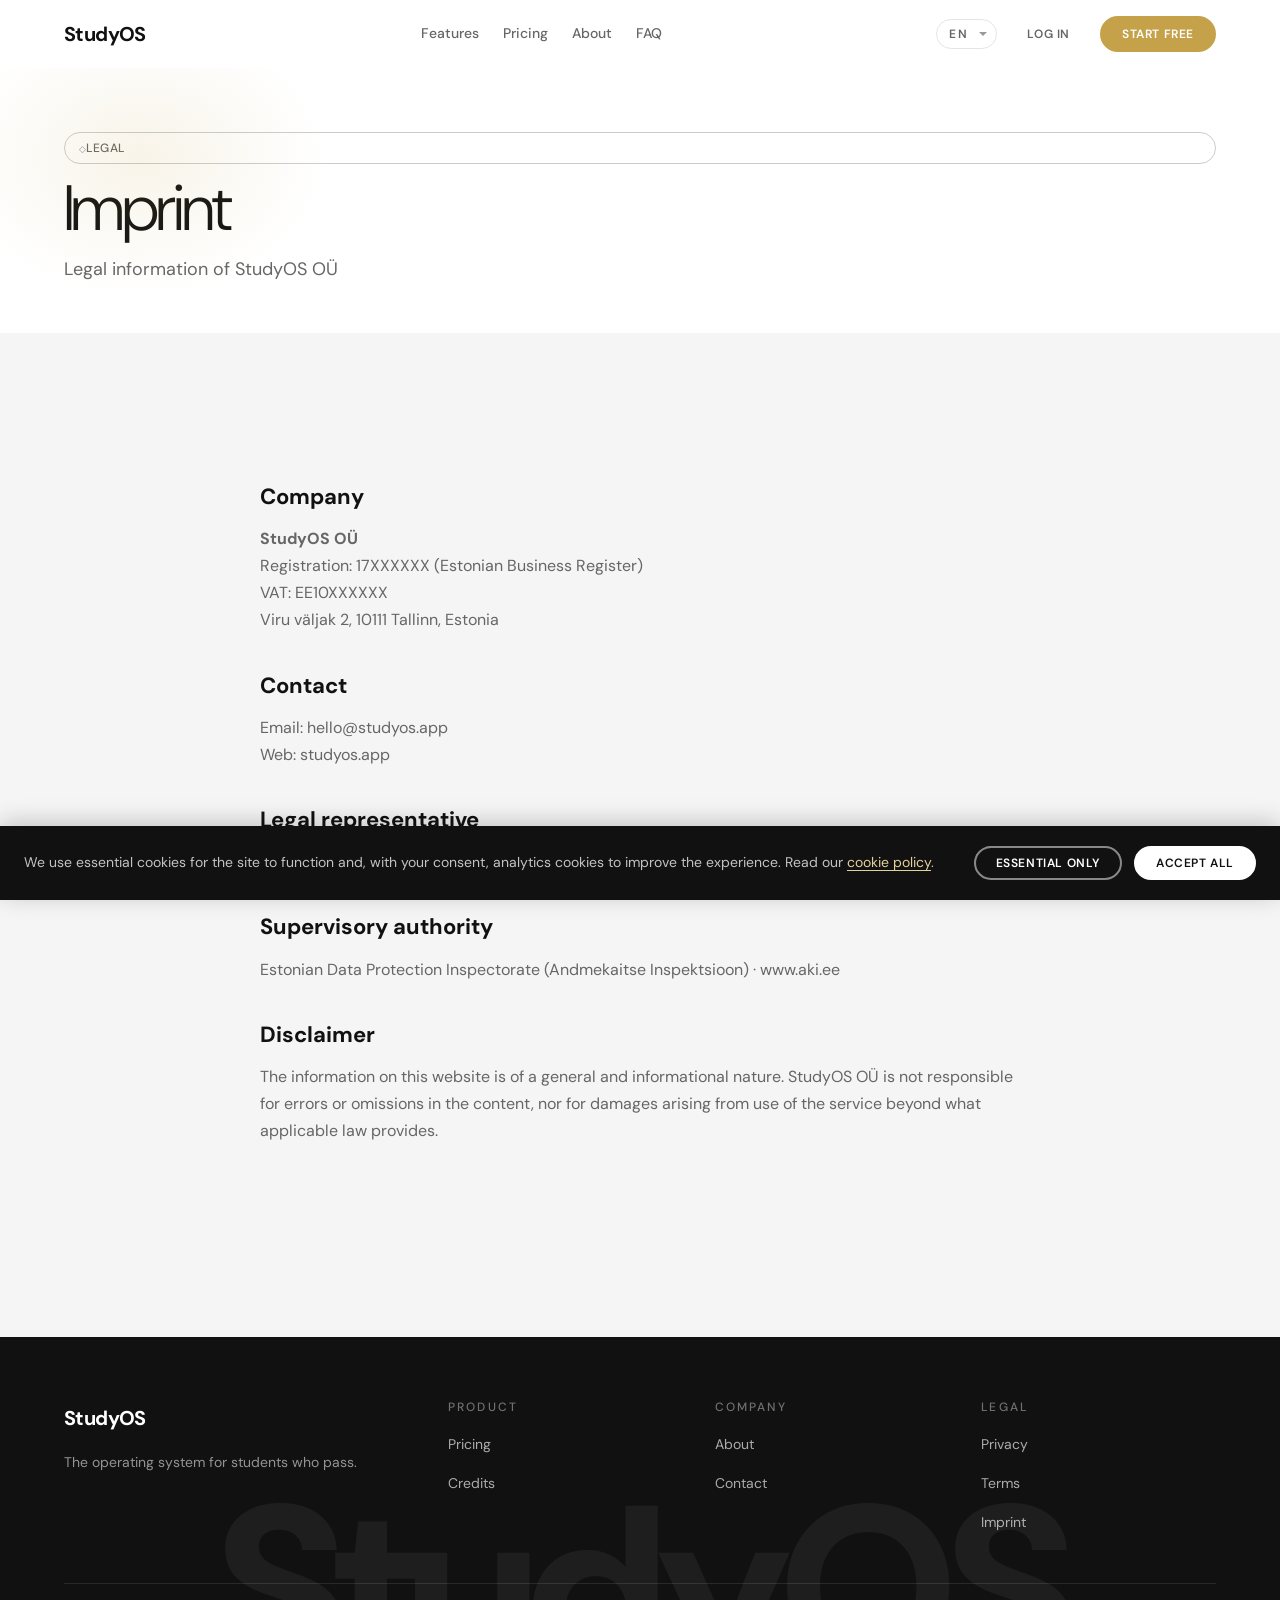
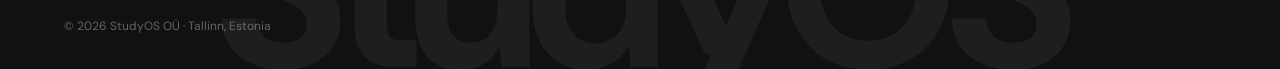
<file: imprint.html>
<!DOCTYPE html>
<html lang="es">
<head>
  <meta charset="UTF-8">
  <meta name="viewport" content="width=device-width, initial-scale=1.0">
  <title>Impressum — StudyOS</title>
  <meta name="description" content="Información legal de StudyOS OÜ.">
  <link rel="icon" type="image/svg+xml" href="/assets/img/favicon.svg">
  <link rel="preconnect" href="https://fonts.googleapis.com">
  <link rel="preconnect" href="https://fonts.gstatic.com" crossorigin>
  <link href="https://fonts.googleapis.com/css2?family=DM+Sans:ital,wght@0,300;0,400;0,500;0,600;0,700;1,300;1,400&family=Instrument+Serif:ital,wght@0,400;1,400&display=swap" rel="stylesheet">
  <link rel="stylesheet" href="css/tokens.css">
  <link rel="stylesheet" href="css/base.css">
  <link rel="stylesheet" href="css/layout.css">
  <link rel="stylesheet" href="css/components.css">
  <link rel="stylesheet" href="css/sections.css">
  <link rel="stylesheet" href="css/responsive.css">
  <script>window.__STUDYOS_PAGE__ = 'legal';</script>
</head>
<body>

<header class="site-header"><div class="container"><a href="/" class="site-logo">StudyOS</a><nav class="nav-links"><a href="index.html#features" data-i18n="nav.features">Características</a><a href="pricing.html" data-i18n="nav.pricing">Precios</a><a href="about.html" data-i18n="nav.about">Sobre nosotros</a><a href="contact.html" data-i18n="nav.faq">Contacto</a></nav><div class="nav-actions"><div class="lang-selector"><select data-lang-selector><option value="es">ES</option><option value="en">EN</option><option value="de">DE</option><option value="et">ET</option></select></div><a href="/login" class="btn btn-nav-ghost" data-i18n="nav.login">Iniciar sesión</a><a href="pricing.html#trial" class="btn btn-nav" data-i18n="nav.cta">Empezar gratis</a></div><button class="nav-hamburger" aria-label="Abrir menú" aria-expanded="false"><span></span><span></span><span></span></button></div></header>
<div class="nav-drawer" id="nav-drawer"><div class="nav-drawer__backdrop"></div><div class="nav-drawer__panel"><button class="nav-drawer__close btn"><img src="assets/icons/close.svg" width="16" height="16" alt=""></button><nav class="nav-drawer__links"><a href="index.html">Inicio</a><a href="pricing.html" data-i18n="nav.pricing">Precios</a><a href="about.html" data-i18n="nav.about">Sobre nosotros</a><a href="contact.html" data-i18n="nav.faq">Contacto</a></nav><div style="display:flex;flex-direction:column;gap:var(--sp-3)"><a href="pricing.html#trial" class="btn btn-primary" data-i18n="nav.cta">Empezar gratis</a></div></div></div>

<main>

<section class="page-hero">
  <div class="container">
    <span class="label">LEGAL</span>
    <h1 data-i18n="imprint.title">Impressum</h1>
    <p class="page-hero__subtitle" data-i18n="imprint.subtitle">Información legal de StudyOS OÜ</p>
  </div>
</section>

<section style="background:var(--bg-alt);padding-block:var(--sp-16) var(--sp-24)">
  <div class="container">
    <div class="legal-content">

      <article>
        <h2 data-i18n="imprint.company_title">Empresa</h2>
        <p>
          <strong data-i18n="imprint.company_name">StudyOS OÜ</strong><br>
          <span data-i18n="imprint.company_reg">Registro: 17XXXXXX (Registro Mercantil de Estonia)</span><br>
          <span data-i18n="imprint.company_vat">IVA: EE10XXXXXX</span><br>
          <span data-i18n="imprint.company_address">Viru väljak 2, 10111 Tallinn, Estonia</span>
        </p>
      </article>

      <article>
        <h2 data-i18n="imprint.contact_title">Contacto</h2>
        <p>
          Email: <a href="mailto:hello@studyos.app" data-i18n="imprint.contact_email">hello@studyos.app</a><br>
          Web: <a href="https://studyos.app" data-i18n="imprint.contact_web">studyos.app</a>
        </p>
      </article>

      <article>
        <h2 data-i18n="imprint.rep_title">Representante legal</h2>
        <p data-i18n="imprint.rep_name">Juan Manuel Parra</p>
      </article>

      <article>
        <h2 data-i18n="imprint.authority_title">Supervisión</h2>
        <p data-i18n="imprint.authority">Inspección de Protección de Datos de Estonia (Andmekaitse Inspektsioon) — aki.ee</p>
      </article>

      <article>
        <h2 data-i18n="imprint.disclaimer_title">Aviso legal</h2>
        <p data-i18n="imprint.disclaimer">La información en este sitio web es de carácter general e informativo. StudyOS OÜ no se hace responsable de posibles inexactitudes o desactualizaciones. Los enlaces a sitios externos son responsabilidad de sus respectivos propietarios.</p>
      </article>

    </div>
  </div>
</section>

</main>

<footer class="site-footer"><div class="container"><div class="footer-grid"><div class="footer-brand"><a href="/" class="site-logo">StudyOS</a><p data-i18n="footer.tagline">El sistema operativo de los que van a aprobar.</p></div><div class="footer-col"><h4 data-i18n="footer.col_product">Producto</h4><ul><li><a href="pricing.html" data-i18n="footer.pricing">Precios</a></li><li><a href="credits.html" data-i18n="footer.credits">Créditos</a></li></ul></div><div class="footer-col"><h4 data-i18n="footer.col_company">Empresa</h4><ul><li><a href="about.html" data-i18n="footer.about">Sobre nosotros</a></li><li><a href="contact.html" data-i18n="footer.contact">Contacto</a></li></ul></div><div class="footer-col"><h4 data-i18n="footer.col_legal">Legal</h4><ul><li><a href="privacy.html" data-i18n="footer.privacy">Privacidad</a></li><li><a href="terms.html" data-i18n="footer.terms">Términos</a></li><li><a href="imprint.html" data-i18n="footer.imprint">Impressum</a></li></ul></div></div><div class="footer-bottom"><p class="footer-copy" data-i18n="footer.copy">© 2026 StudyOS OÜ · Tallinn, Estonia</p></div></div></footer>

<div class="cookie-banner" role="dialog" aria-live="polite"><p><span data-i18n="cookie_banner.text">Usamos cookies esenciales y, con tu consentimiento, analítica. Leé nuestra</span> <a href="cookies.html" data-i18n="cookie_banner.link">política de cookies</a>.</p><div class="cookie-banner__actions"><button class="btn btn-outline-light btn-sm" data-action="cookie-reject" data-i18n="cookie_banner.reject">Solo esenciales</button><button class="btn btn-white btn-sm" data-action="cookie-accept" data-i18n="cookie_banner.accept">Aceptar todo</button></div></div>

<script src="js/i18n.js"></script><script src="js/nav.js"></script><script src="js/analytics.js"></script><script src="js/main.js"></script>
</body>
</html>
</file>
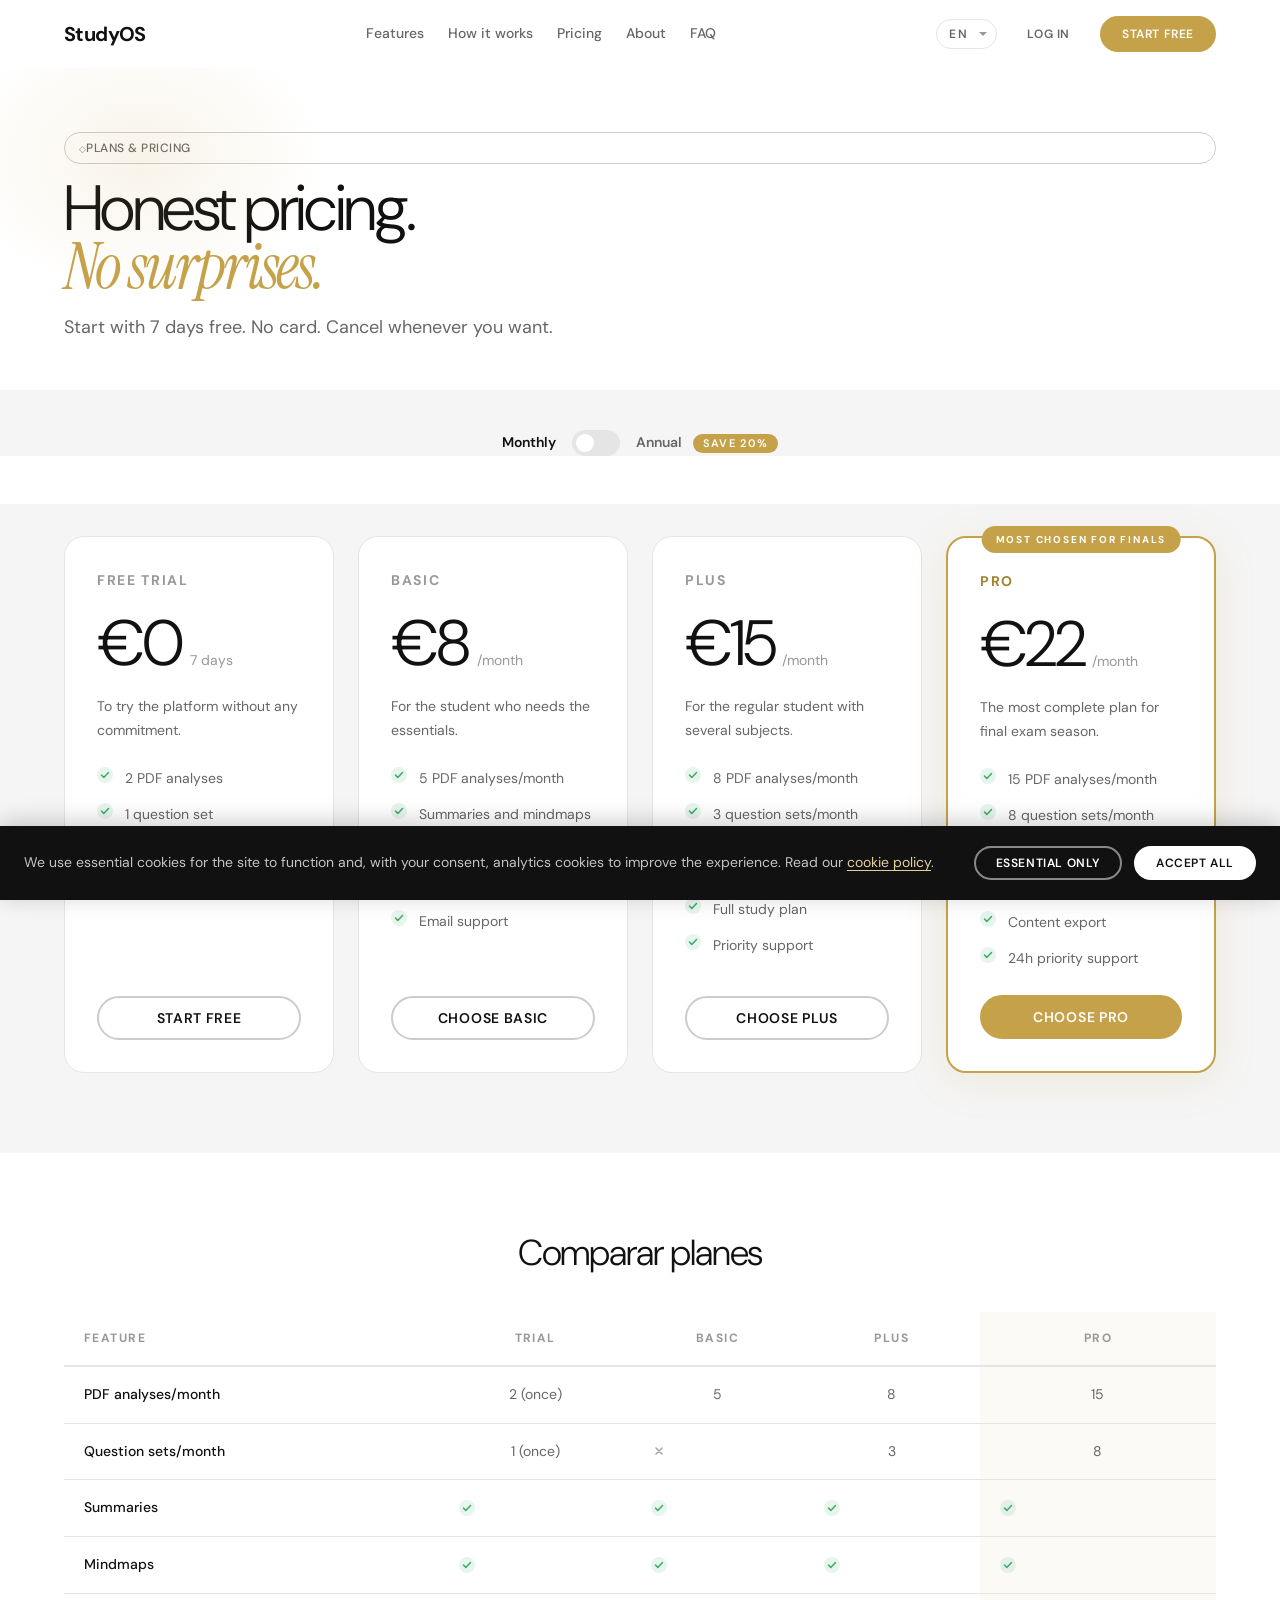
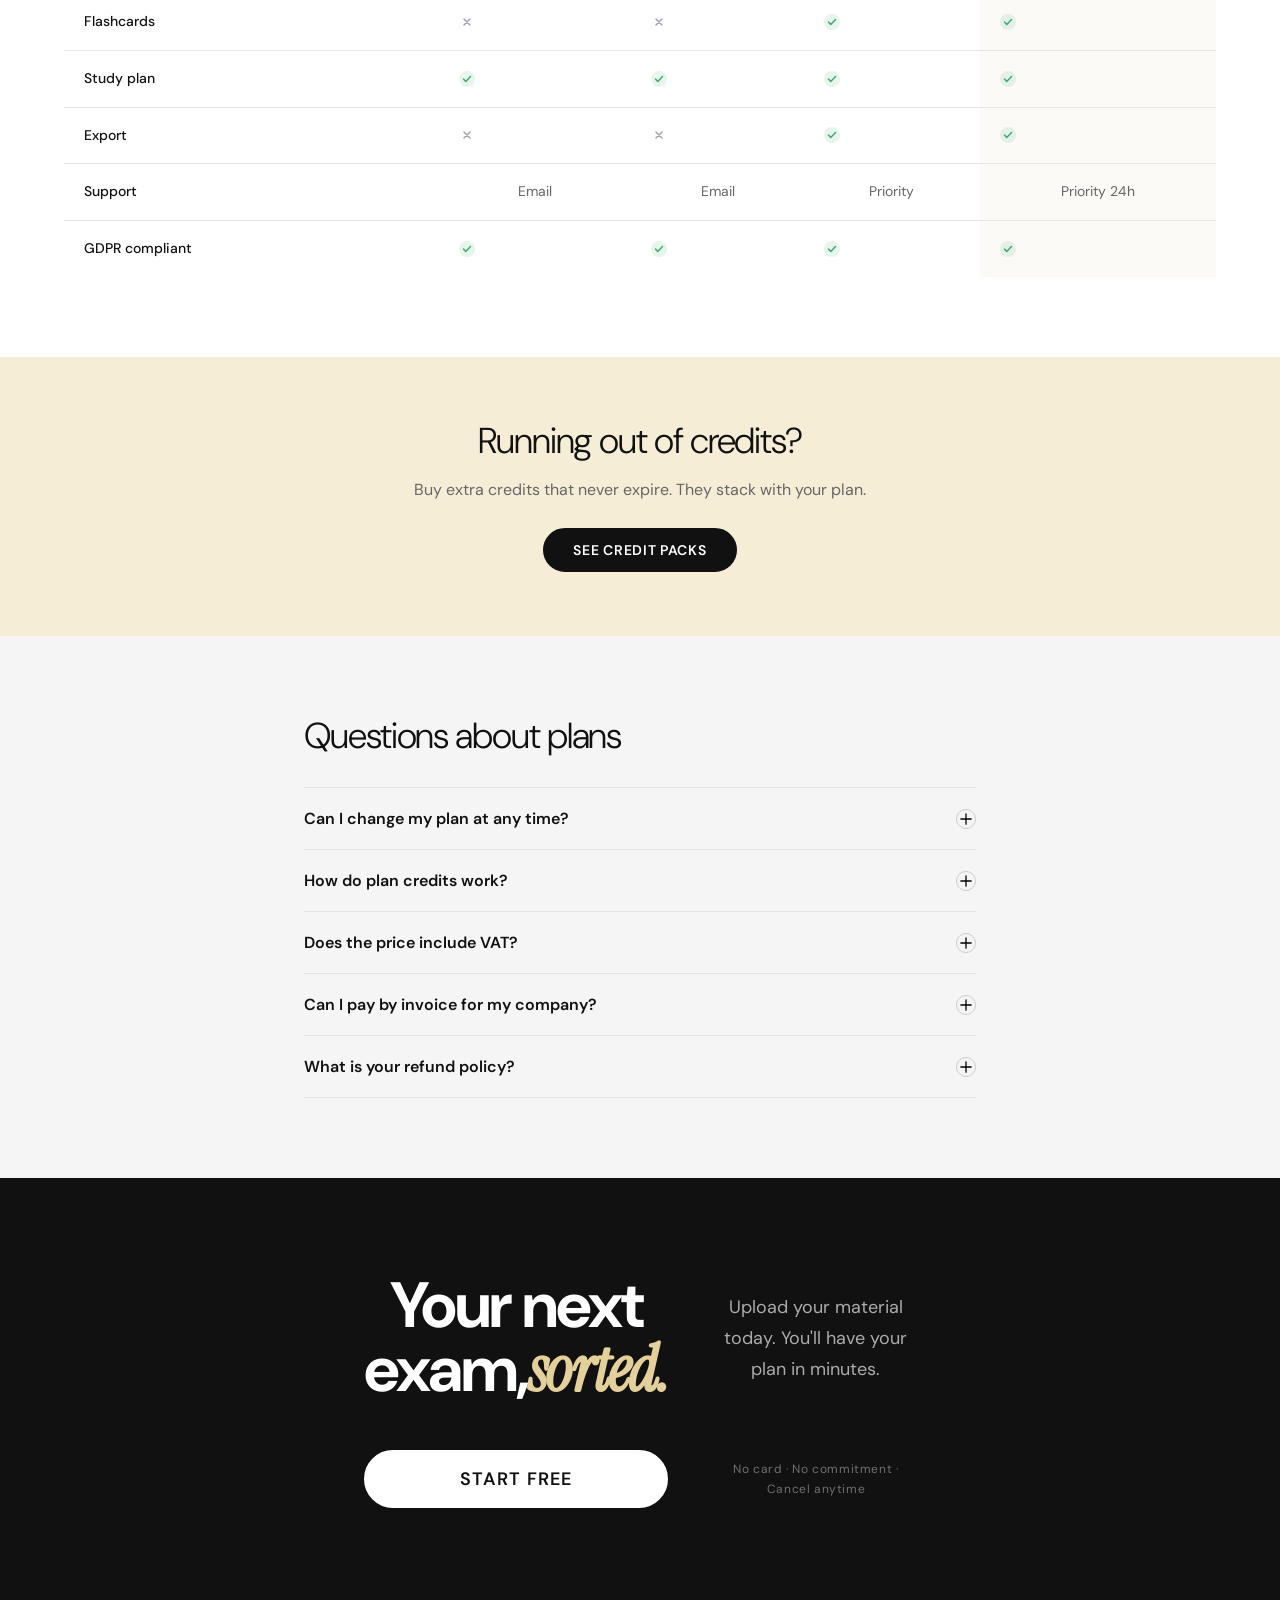
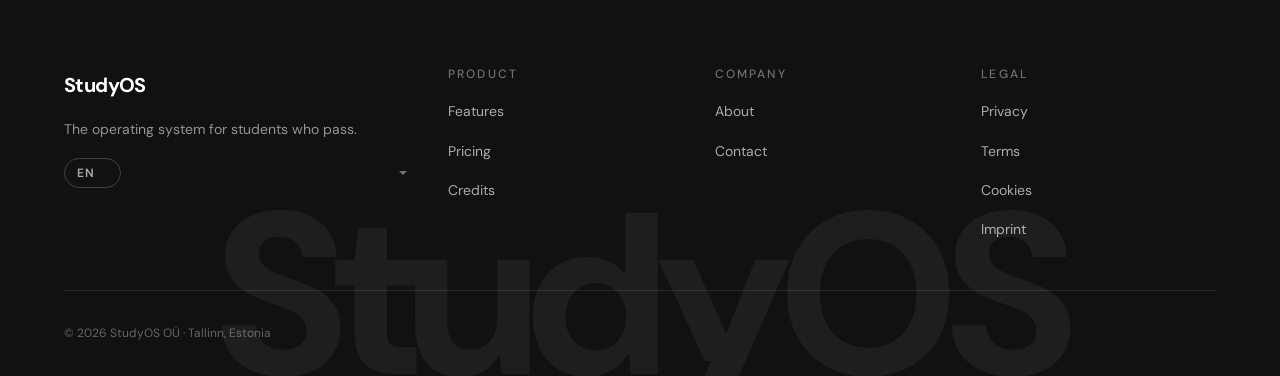
<file: pricing.html>
<!DOCTYPE html>
<html lang="es">
<head>
  <meta charset="UTF-8">
  <meta name="viewport" content="width=device-width, initial-scale=1.0">
  <title>Precios — StudyOS</title>
  <meta name="description" content="Planes desde €8/mes. Empieza gratis 7 días sin tarjeta de crédito.">
  <meta property="og:title" content="Precios — StudyOS">
  <meta property="og:description" content="Planes desde €8/mes. Empieza gratis 7 días, sin tarjeta.">
  <link rel="icon" type="image/svg+xml" href="/assets/img/favicon.svg">
  <link rel="preconnect" href="https://fonts.googleapis.com">
  <link rel="preconnect" href="https://fonts.gstatic.com" crossorigin>
  <link href="https://fonts.googleapis.com/css2?family=DM+Sans:ital,wght@0,300;0,400;0,500;0,600;0,700;1,300;1,400&family=Instrument+Serif:ital,wght@0,400;1,400&display=swap" rel="stylesheet">
  <link rel="stylesheet" href="css/tokens.css">
  <link rel="stylesheet" href="css/base.css">
  <link rel="stylesheet" href="css/layout.css">
  <link rel="stylesheet" href="css/components.css">
  <link rel="stylesheet" href="css/sections.css">
  <link rel="stylesheet" href="css/responsive.css">
  <script>window.__STUDYOS_PAGE__ = 'pricing';</script>
</head>
<body>

<header class="site-header" role="banner">
  <div class="container">
    <a href="/" class="site-logo">StudyOS</a>
    <nav class="nav-links">
      <a href="index.html#features" data-i18n="nav.features">Características</a>
      <a href="index.html#how-it-works" data-i18n="nav.how">Cómo funciona</a>
      <a href="pricing.html" data-i18n="nav.pricing">Precios</a>
      <a href="about.html" data-i18n="nav.about">Sobre nosotros</a>
      <a href="index.html#faq" data-i18n="nav.faq">Preguntas</a>
    </nav>
    <div class="nav-actions">
      <div class="lang-selector">
        <select data-lang-selector aria-label="Idioma">
          <option value="es">ES</option><option value="en">EN</option><option value="de">DE</option><option value="et">ET</option>
        </select>
      </div>
      <a href="/login" class="btn btn-nav-ghost" data-i18n="nav.login">Iniciar sesión</a>
      <a href="#trial" class="btn btn-nav" data-i18n="nav.cta">Empezar gratis</a>
    </div>
    <button class="nav-hamburger" aria-label="Abrir menú" aria-expanded="false"><span></span><span></span><span></span></button>
  </div>
</header>
<div class="nav-drawer" id="nav-drawer"><div class="nav-drawer__backdrop"></div><div class="nav-drawer__panel"><button class="nav-drawer__close btn"><img src="assets/icons/close.svg" width="16" height="16" alt=""></button><nav class="nav-drawer__links"><a href="index.html" data-i18n="nav.features">Características</a><a href="pricing.html" data-i18n="nav.pricing">Precios</a><a href="credits.html" data-i18n="nav.credits">Créditos</a><a href="about.html" data-i18n="nav.about">Sobre nosotros</a><a href="contact.html" data-i18n="nav.faq">FAQ</a></nav><div style="display:flex;flex-direction:column;gap:var(--sp-3)"><a href="/login" class="btn btn-secondary" data-i18n="nav.login">Iniciar sesión</a><a href="#trial" class="btn btn-primary" data-i18n="nav.cta">Empezar gratis</a></div></div></div>

<main>

<!-- Hero -->
<section class="page-hero" id="trial">
  <div class="container">
    <span class="label" data-i18n="pricing_page.hero_label">PLANES Y PRECIOS</span>
    <h1>
      <span data-i18n="pricing_page.hero_title">Precios honestos.</span><br>
      <em data-i18n="pricing_page.hero_title_em">Sin sorpresas.</em>
    </h1>
    <p class="page-hero__subtitle" data-i18n="pricing_page.hero_subtitle">Empieza con 7 días gratis. Sin tarjeta. Cancela cuando quieras.</p>
  </div>
</section>

<!-- Toggle mensual / anual -->
<section style="background:var(--bg-alt);padding-block:var(--sp-10) 0">
  <div class="container">
    <div class="pricing-toggle-wrap">
      <span class="pricing-toggle-label active" data-label="monthly" data-i18n="pricing_page.toggle_monthly">Mensual</span>
      <label class="toggle-switch" aria-label="Cambiar ciclo de facturación">
        <input type="checkbox" id="pricing-toggle">
        <span class="toggle-slider"></span>
      </label>
      <span class="pricing-toggle-label" data-label="yearly">
        <span data-i18n="pricing_page.toggle_yearly">Anual</span>
        <span class="badge badge-accent" style="margin-left:var(--sp-2)" data-i18n="pricing_page.yearly_badge">Ahorrá 20%</span>
      </span>
    </div>
  </div>
</section>

<!-- Cards de planes -->
<section style="background:var(--bg-alt);padding-block:var(--sp-8) var(--sp-20)">
  <div class="container">
    <div class="pricing-cards-grid grid-4">

      <!-- Trial -->
      <div class="pricing-card">
        <p class="pricing-card__name" data-i18n="plans.trial_name">Free Trial</p>
        <div class="pricing-card__price">
          <span class="pricing-card__amount" data-i18n="plans.trial_price">€0</span>
          <span class="pricing-card__period" data-i18n="plans.trial_period">7 días</span>
        </div>
        <p class="pricing-card__desc" data-i18n="plans.trial_desc">Para conocer la plataforma sin comprometerte.</p>
        <ul class="pricing-card__features">
          <li class="feature-item"><img src="assets/icons/check.svg" width="16" height="16" alt="✓"><span data-i18n="plans.trial_f1">2 análisis de PDF</span></li>
          <li class="feature-item"><img src="assets/icons/check.svg" width="16" height="16" alt="✓"><span data-i18n="plans.trial_f2">1 set de preguntas</span></li>
          <li class="feature-item"><img src="assets/icons/check.svg" width="16" height="16" alt="✓"><span data-i18n="plans.trial_f3">Resúmenes y mindmaps</span></li>
          <li class="feature-item"><img src="assets/icons/check.svg" width="16" height="16" alt="✓"><span data-i18n="plans.trial_f4">Sin tarjeta de crédito</span></li>
        </ul>
        <a href="/signup?trial=true" class="btn btn-secondary" data-i18n="plans.trial_cta">Empezar gratis</a>
      </div>

      <!-- Básico -->
      <div class="pricing-card">
        <p class="pricing-card__name" data-i18n="plans.basic_name">Básico</p>
        <div class="pricing-card__price">
          <span class="pricing-card__amount" data-price-plan="basic" data-price-display="amount" data-i18n="plans.basic_price">€8</span>
          <span class="pricing-card__period" data-i18n="plans.basic_period">/mes</span>
        </div>
        <p class="pricing-card__desc" data-i18n="plans.basic_desc">Para el estudiante que necesita lo esencial.</p>
        <ul class="pricing-card__features">
          <li class="feature-item"><img src="assets/icons/check.svg" width="16" height="16" alt="✓"><span data-i18n="plans.basic_f1">5 análisis de PDF/mes</span></li>
          <li class="feature-item"><img src="assets/icons/check.svg" width="16" height="16" alt="✓"><span data-i18n="plans.basic_f2">Resúmenes y mindmaps</span></li>
          <li class="feature-item"><img src="assets/icons/check.svg" width="16" height="16" alt="✓"><span data-i18n="plans.basic_f3">Plan de estudio</span></li>
          <li class="feature-item disabled"><img src="assets/icons/x.svg" width="16" height="16" alt="✗"><span data-i18n="plans.basic_f4">Sin sets de preguntas</span></li>
          <li class="feature-item"><img src="assets/icons/check.svg" width="16" height="16" alt="✓"><span data-i18n="plans.basic_f5">Soporte por email</span></li>
        </ul>
        <button class="btn btn-secondary" data-action="select-plan" data-plan="basic" data-cycle="monthly" data-i18n="plans.basic_cta">Elegir Básico</button>
      </div>

      <!-- Plus -->
      <div class="pricing-card">
        <p class="pricing-card__name" data-i18n="plans.plus_name">Plus</p>
        <div class="pricing-card__price">
          <span class="pricing-card__amount" data-price-plan="plus" data-price-display="amount" data-i18n="plans.plus_price">€15</span>
          <span class="pricing-card__period" data-i18n="plans.plus_period">/mes</span>
        </div>
        <p class="pricing-card__desc" data-i18n="plans.plus_desc">Para el estudiante regular con varias materias.</p>
        <ul class="pricing-card__features">
          <li class="feature-item"><img src="assets/icons/check.svg" width="16" height="16" alt="✓"><span data-i18n="plans.plus_f1">8 análisis de PDF/mes</span></li>
          <li class="feature-item"><img src="assets/icons/check.svg" width="16" height="16" alt="✓"><span data-i18n="plans.plus_f2">3 sets de preguntas/mes</span></li>
          <li class="feature-item"><img src="assets/icons/check.svg" width="16" height="16" alt="✓"><span data-i18n="plans.plus_f3">Resúmenes, mindmaps y flashcards</span></li>
          <li class="feature-item"><img src="assets/icons/check.svg" width="16" height="16" alt="✓"><span data-i18n="plans.plus_f4">Plan de estudio completo</span></li>
          <li class="feature-item"><img src="assets/icons/check.svg" width="16" height="16" alt="✓"><span data-i18n="plans.plus_f5">Soporte prioritario</span></li>
        </ul>
        <button class="btn btn-secondary" data-action="select-plan" data-plan="plus" data-cycle="monthly" data-i18n="plans.plus_cta">Elegir Plus</button>
      </div>

      <!-- Pro ⭐ -->
      <div class="pricing-card pricing-card--featured">
        <span class="featured-badge" data-i18n="plans.pro_badge">MÁS ELEGIDO PARA FINALES</span>
        <p class="pricing-card__name" data-i18n="plans.pro_name">Pro</p>
        <div class="pricing-card__price">
          <span class="pricing-card__amount" data-price-plan="pro" data-price-display="amount" data-i18n="plans.pro_price">€22</span>
          <span class="pricing-card__period" data-i18n="plans.pro_period">/mes</span>
        </div>
        <p class="pricing-card__desc" data-i18n="plans.pro_desc">El más completo para época de exámenes finales.</p>
        <ul class="pricing-card__features">
          <li class="feature-item"><img src="assets/icons/check.svg" width="16" height="16" alt="✓"><span data-i18n="plans.pro_f1">15 análisis de PDF/mes</span></li>
          <li class="feature-item"><img src="assets/icons/check.svg" width="16" height="16" alt="✓"><span data-i18n="plans.pro_f2">8 sets de preguntas/mes</span></li>
          <li class="feature-item"><img src="assets/icons/check.svg" width="16" height="16" alt="✓"><span data-i18n="plans.pro_f3">Todo el material de repaso</span></li>
          <li class="feature-item"><img src="assets/icons/check.svg" width="16" height="16" alt="✓"><span data-i18n="plans.pro_f4">Plan de estudio avanzado</span></li>
          <li class="feature-item"><img src="assets/icons/check.svg" width="16" height="16" alt="✓"><span data-i18n="plans.pro_f5">Exportación de contenido</span></li>
          <li class="feature-item"><img src="assets/icons/check.svg" width="16" height="16" alt="✓"><span data-i18n="plans.pro_f6">Soporte prioritario 24h</span></li>
        </ul>
        <button class="btn btn-primary" data-action="select-plan" data-plan="pro" data-cycle="monthly" data-i18n="plans.pro_cta">Elegir Pro</button>
      </div>
    </div>
  </div>
</section>

<!-- Tabla comparativa -->
<section style="background:var(--bg);padding-block:var(--sp-20)">
  <div class="container">
    <h2 style="font-weight:300;letter-spacing:-0.03em;text-align:center;margin-bottom:var(--sp-10)">Comparar planes</h2>
    <div class="table-scroll">
      <table class="comparison-table">
        <thead>
          <tr>
            <th data-i18n="pricing_page.table_feature">Característica</th>
            <th data-i18n="pricing_page.table_trial">Trial</th>
            <th data-i18n="pricing_page.table_basic">Básico</th>
            <th data-i18n="pricing_page.table_plus">Plus</th>
            <th class="col-featured" data-i18n="pricing_page.table_pro">Pro</th>
          </tr>
        </thead>
        <tbody>
          <tr>
            <td data-i18n="pricing_page.row_pdfs">Análisis de PDFs/mes</td>
            <td data-i18n="pricing_page.val_trial_pdfs">2 (único)</td>
            <td data-i18n="pricing_page.val_basic_pdfs">5</td>
            <td data-i18n="pricing_page.val_plus_pdfs">8</td>
            <td class="col-featured" data-i18n="pricing_page.val_pro_pdfs">15</td>
          </tr>
          <tr>
            <td data-i18n="pricing_page.row_questions">Sets de preguntas/mes</td>
            <td data-i18n="pricing_page.val_trial_q">1 (único)</td>
            <td><img src="assets/icons/x.svg" width="16" height="16" alt="No"></td>
            <td data-i18n="pricing_page.val_plus_q">3</td>
            <td class="col-featured" data-i18n="pricing_page.val_pro_q">8</td>
          </tr>
          <tr>
            <td data-i18n="pricing_page.row_summaries">Resúmenes</td>
            <td><img src="assets/icons/check.svg" width="16" height="16" alt="Sí"></td>
            <td><img src="assets/icons/check.svg" width="16" height="16" alt="Sí"></td>
            <td><img src="assets/icons/check.svg" width="16" height="16" alt="Sí"></td>
            <td class="col-featured"><img src="assets/icons/check.svg" width="16" height="16" alt="Sí"></td>
          </tr>
          <tr>
            <td data-i18n="pricing_page.row_mindmaps">Mindmaps</td>
            <td><img src="assets/icons/check.svg" width="16" height="16" alt="Sí"></td>
            <td><img src="assets/icons/check.svg" width="16" height="16" alt="Sí"></td>
            <td><img src="assets/icons/check.svg" width="16" height="16" alt="Sí"></td>
            <td class="col-featured"><img src="assets/icons/check.svg" width="16" height="16" alt="Sí"></td>
          </tr>
          <tr>
            <td data-i18n="pricing_page.row_flashcards">Flashcards</td>
            <td><img src="assets/icons/x.svg" width="16" height="16" alt="No"></td>
            <td><img src="assets/icons/x.svg" width="16" height="16" alt="No"></td>
            <td><img src="assets/icons/check.svg" width="16" height="16" alt="Sí"></td>
            <td class="col-featured"><img src="assets/icons/check.svg" width="16" height="16" alt="Sí"></td>
          </tr>
          <tr>
            <td data-i18n="pricing_page.row_plan">Plan de estudio</td>
            <td><img src="assets/icons/check.svg" width="16" height="16" alt="Sí"></td>
            <td><img src="assets/icons/check.svg" width="16" height="16" alt="Sí"></td>
            <td><img src="assets/icons/check.svg" width="16" height="16" alt="Sí"></td>
            <td class="col-featured"><img src="assets/icons/check.svg" width="16" height="16" alt="Sí"></td>
          </tr>
          <tr>
            <td data-i18n="pricing_page.row_export">Exportación</td>
            <td><img src="assets/icons/x.svg" width="16" height="16" alt="No"></td>
            <td><img src="assets/icons/x.svg" width="16" height="16" alt="No"></td>
            <td><img src="assets/icons/check.svg" width="16" height="16" alt="Sí"></td>
            <td class="col-featured"><img src="assets/icons/check.svg" width="16" height="16" alt="Sí"></td>
          </tr>
          <tr>
            <td data-i18n="pricing_page.row_support">Soporte</td>
            <td>Email</td>
            <td data-i18n="pricing_page.val_email">Email</td>
            <td data-i18n="pricing_page.val_priority">Prioritario</td>
            <td class="col-featured" data-i18n="pricing_page.val_priority_24">Prioritario 24h</td>
          </tr>
          <tr>
            <td data-i18n="pricing_page.row_gdpr">GDPR compliant</td>
            <td><img src="assets/icons/check.svg" width="16" height="16" alt="Sí"></td>
            <td><img src="assets/icons/check.svg" width="16" height="16" alt="Sí"></td>
            <td><img src="assets/icons/check.svg" width="16" height="16" alt="Sí"></td>
            <td class="col-featured"><img src="assets/icons/check.svg" width="16" height="16" alt="Sí"></td>
          </tr>
        </tbody>
      </table>
    </div>
  </div>
</section>

<!-- Créditos preview -->
<section style="background:var(--accent-bg);padding-block:var(--sp-16)">
  <div class="container" style="max-width:640px;text-align:center">
    <h2 style="font-weight:300;letter-spacing:-0.03em;margin-bottom:var(--sp-4)" data-i18n="pricing_page.credits_section_title">¿Te quedás sin créditos?</h2>
    <p data-i18n="pricing_page.credits_section_desc">Comprá créditos extra que no expiran. Se suman a tu plan.</p>
    <a href="credits.html" class="btn btn-dark" style="margin-top:var(--sp-6)" data-i18n="pricing_page.credits_link">Ver packs de créditos &rarr;</a>
  </div>
</section>

<!-- FAQ Pricing -->
<section style="background:var(--bg-alt);padding-block:var(--sp-20)">
  <div class="container" style="max-width:720px">
    <h2 style="font-weight:300;letter-spacing:-0.03em;margin-bottom:var(--sp-8)" data-i18n="pricing_page.faq_title">Preguntas sobre los planes</h2>
    <div class="faq-list">
      <div class="faq-item"><button class="faq-question" aria-expanded="false"><span data-i18n="pricing_page.faq_q1">¿Puedo cambiar de plan en cualquier momento?</span><span class="faq-icon"><img src="assets/icons/plus.svg" width="12" height="12" alt=""></span></button><div class="faq-answer"><div class="faq-answer__inner" data-i18n="pricing_page.faq_a1">Sí. El cambio aplica al inicio del próximo período de facturación.</div></div></div>
      <div class="faq-item"><button class="faq-question" aria-expanded="false"><span data-i18n="pricing_page.faq_q2">¿Cómo funcionan los créditos del plan?</span><span class="faq-icon"><img src="assets/icons/plus.svg" width="12" height="12" alt=""></span></button><div class="faq-answer"><div class="faq-answer__inner" data-i18n="pricing_page.faq_a2">Cada mes tus créditos se renuevan según tu plan.</div></div></div>
      <div class="faq-item"><button class="faq-question" aria-expanded="false"><span data-i18n="pricing_page.faq_q3">¿El precio incluye IVA?</span><span class="faq-icon"><img src="assets/icons/plus.svg" width="12" height="12" alt=""></span></button><div class="faq-answer"><div class="faq-answer__inner" data-i18n="pricing_page.faq_a3">Para clientes en la UE se aplica el IVA del país correspondiente.</div></div></div>
      <div class="faq-item"><button class="faq-question" aria-expanded="false"><span data-i18n="pricing_page.faq_q4">¿Puedo pagar con factura para mi empresa?</span><span class="faq-icon"><img src="assets/icons/plus.svg" width="12" height="12" alt=""></span></button><div class="faq-answer"><div class="faq-answer__inner" data-i18n="pricing_page.faq_a4">Sí. Escríbenos a hello@studyos.app con los datos de tu empresa.</div></div></div>
      <div class="faq-item"><button class="faq-question" aria-expanded="false"><span data-i18n="pricing_page.faq_q5">¿Cuál es la política de reembolso?</span><span class="faq-icon"><img src="assets/icons/plus.svg" width="12" height="12" alt=""></span></button><div class="faq-answer"><div class="faq-answer__inner" data-i18n="pricing_page.faq_a5">Reembolso completo dentro de los 7 días de iniciar un plan de pago.</div></div></div>
    </div>
  </div>
</section>

<section class="cta-band">
  <div class="container" style="text-align:center;max-width:600px">
    <h2><span data-i18n="cta_final.title">Tu próximo examen,</span><em data-i18n="cta_final.title_em"> resuelto.</em></h2>
    <p data-i18n="cta_final.subtitle">Sube tu material hoy. En minutos tienes el plan.</p>
    <a href="/signup?trial=true" class="btn btn-white btn-xl" data-i18n="plans.trial_cta">Empezar gratis</a>
    <span class="trust-text" data-i18n="cta_final.trust">Sin tarjeta · Sin compromiso · Cancela cuando quieras</span>
  </div>
</section>

</main>

<footer class="site-footer">
  <div class="container">
    <div class="footer-grid">
      <div class="footer-brand"><a href="/" class="site-logo">StudyOS</a><p data-i18n="footer.tagline">El sistema operativo de los que van a aprobar.</p><div class="footer-lang" style="margin-top:var(--sp-4)"><select data-lang-selector><option value="es">ES</option><option value="en">EN</option><option value="de">DE</option><option value="et">ET</option></select></div></div>
      <div class="footer-col"><h4 data-i18n="footer.col_product">Producto</h4><ul><li><a href="index.html#features" data-i18n="footer.features">Características</a></li><li><a href="pricing.html" data-i18n="footer.pricing">Precios</a></li><li><a href="credits.html" data-i18n="footer.credits">Créditos</a></li></ul></div>
      <div class="footer-col"><h4 data-i18n="footer.col_company">Empresa</h4><ul><li><a href="about.html" data-i18n="footer.about">Sobre nosotros</a></li><li><a href="contact.html" data-i18n="footer.contact">Contacto</a></li></ul></div>
      <div class="footer-col"><h4 data-i18n="footer.col_legal">Legal</h4><ul><li><a href="privacy.html" data-i18n="footer.privacy">Privacidad</a></li><li><a href="terms.html" data-i18n="footer.terms">Términos</a></li><li><a href="cookies.html" data-i18n="footer.cookies">Cookies</a></li><li><a href="imprint.html" data-i18n="footer.imprint">Impressum</a></li></ul></div>
    </div>
    <div class="footer-bottom"><p class="footer-copy" data-i18n="footer.copy">© 2026 StudyOS OÜ · Tallinn, Estonia</p></div>
  </div>
</footer>

<div class="cookie-banner" role="dialog" aria-live="polite">
  <p><span data-i18n="cookie_banner.text">Usamos cookies esenciales y, con tu consentimiento, analítica. Leé nuestra</span> <a href="cookies.html" data-i18n="cookie_banner.link">política de cookies</a>.</p>
  <div class="cookie-banner__actions"><button class="btn btn-outline-light btn-sm" data-action="cookie-reject" data-i18n="cookie_banner.reject">Solo esenciales</button><button class="btn btn-white btn-sm" data-action="cookie-accept" data-i18n="cookie_banner.accept">Aceptar todo</button></div>
</div>

<div class="modal-overlay" id="soon-modal" role="dialog" aria-modal="true"><div class="modal"><h3 style="font-weight:400;font-size:1.25rem;margin-bottom:var(--sp-4)">Próximamente</h3><p style="color:var(--text-2);margin-bottom:var(--sp-6)">Los pagos estarán disponibles muy pronto.</p><div style="display:flex;gap:var(--sp-3);justify-content:center"><a href="/signup?trial=true" class="btn btn-primary">Probar gratis</a><button class="btn btn-secondary" data-action="close-modal">Cerrar</button></div></div></div>

<script src="js/i18n.js"></script>
<script src="js/nav.js"></script>
<script src="js/faq.js"></script>
<script src="js/stripe.js"></script>
<script src="js/analytics.js"></script>
<script src="js/pricing.js"></script>
<script src="js/main.js"></script>
</body>
</html>
</file>
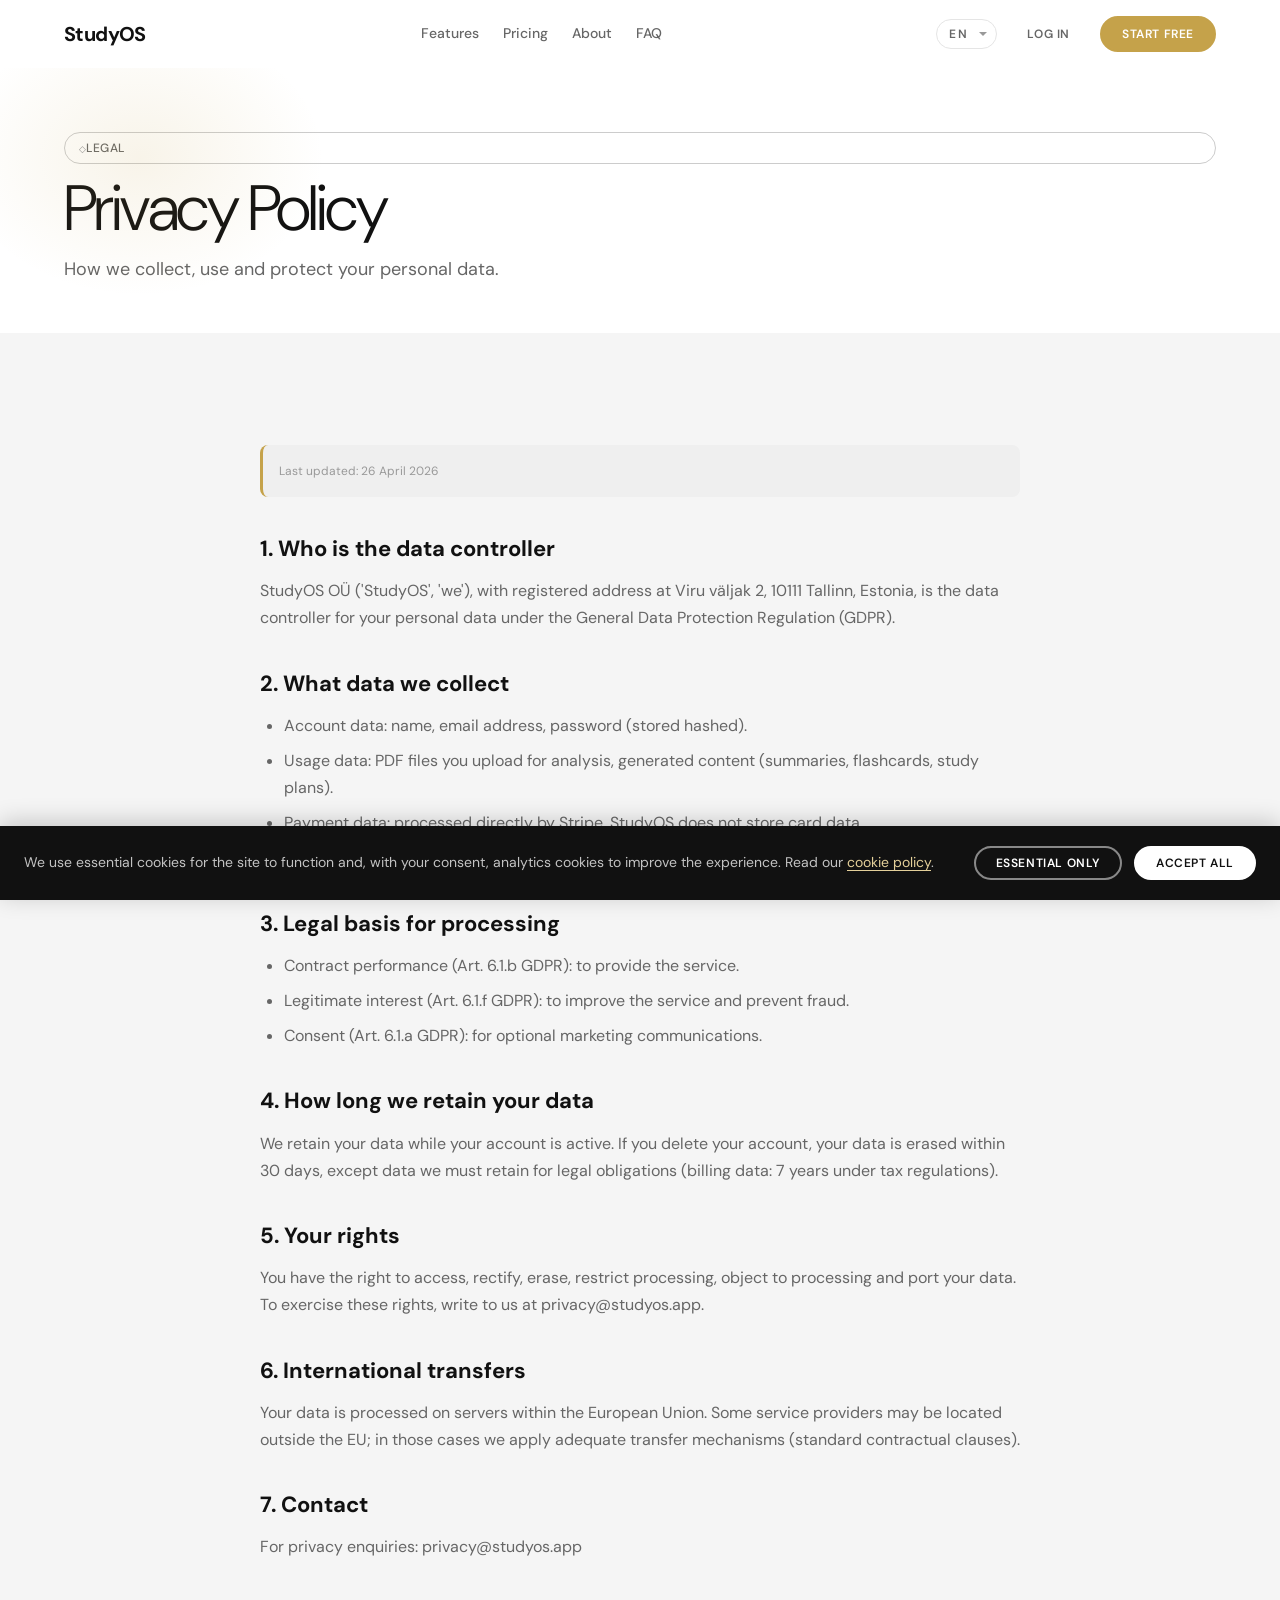
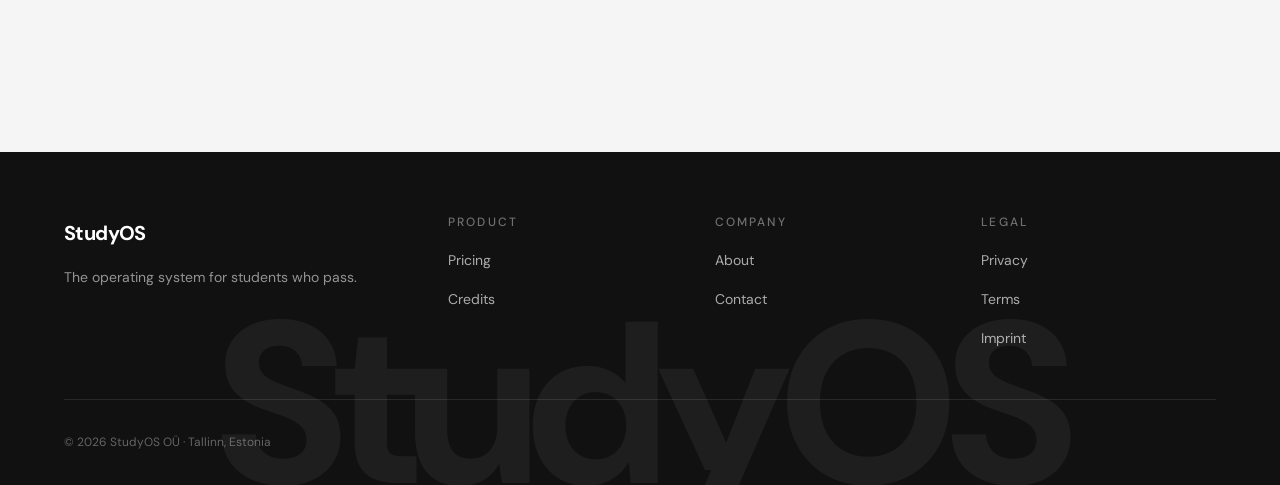
<file: privacy.html>
<!DOCTYPE html>
<html lang="es">
<head>
  <meta charset="UTF-8">
  <meta name="viewport" content="width=device-width, initial-scale=1.0">
  <title>Política de Privacidad — StudyOS</title>
  <meta name="description" content="Cómo recopilamos, usamos y protegemos tus datos personales.">
  <link rel="icon" type="image/svg+xml" href="/assets/img/favicon.svg">
  <link rel="preconnect" href="https://fonts.googleapis.com">
  <link rel="preconnect" href="https://fonts.gstatic.com" crossorigin>
  <link href="https://fonts.googleapis.com/css2?family=DM+Sans:ital,wght@0,300;0,400;0,500;0,600;0,700;1,300;1,400&family=Instrument+Serif:ital,wght@0,400;1,400&display=swap" rel="stylesheet">
  <link rel="stylesheet" href="css/tokens.css">
  <link rel="stylesheet" href="css/base.css">
  <link rel="stylesheet" href="css/layout.css">
  <link rel="stylesheet" href="css/components.css">
  <link rel="stylesheet" href="css/sections.css">
  <link rel="stylesheet" href="css/responsive.css">
  <script>window.__STUDYOS_PAGE__ = 'legal';</script>
</head>
<body>

<header class="site-header"><div class="container"><a href="/" class="site-logo">StudyOS</a><nav class="nav-links"><a href="index.html#features" data-i18n="nav.features">Características</a><a href="pricing.html" data-i18n="nav.pricing">Precios</a><a href="about.html" data-i18n="nav.about">Sobre nosotros</a><a href="contact.html" data-i18n="nav.faq">Contacto</a></nav><div class="nav-actions"><div class="lang-selector"><select data-lang-selector><option value="es">ES</option><option value="en">EN</option><option value="de">DE</option><option value="et">ET</option></select></div><a href="/login" class="btn btn-nav-ghost" data-i18n="nav.login">Iniciar sesión</a><a href="pricing.html#trial" class="btn btn-nav" data-i18n="nav.cta">Empezar gratis</a></div><button class="nav-hamburger" aria-label="Abrir menú" aria-expanded="false"><span></span><span></span><span></span></button></div></header>
<div class="nav-drawer" id="nav-drawer"><div class="nav-drawer__backdrop"></div><div class="nav-drawer__panel"><button class="nav-drawer__close btn"><img src="assets/icons/close.svg" width="16" height="16" alt=""></button><nav class="nav-drawer__links"><a href="index.html">Inicio</a><a href="pricing.html" data-i18n="nav.pricing">Precios</a><a href="about.html" data-i18n="nav.about">Sobre nosotros</a><a href="contact.html" data-i18n="nav.faq">Contacto</a></nav><div style="display:flex;flex-direction:column;gap:var(--sp-3)"><a href="pricing.html#trial" class="btn btn-primary" data-i18n="nav.cta">Empezar gratis</a></div></div></div>

<main>

<section class="page-hero">
  <div class="container">
    <span class="label">LEGAL</span>
    <h1 data-i18n="privacy.title">Política de Privacidad</h1>
    <p class="page-hero__subtitle" data-i18n="privacy.subtitle">Cómo recopilamos, usamos y protegemos tus datos personales.</p>
  </div>
</section>

<section style="background:var(--bg-alt);padding-block:var(--sp-16) var(--sp-24)">
  <div class="container">
    <div class="legal-content">

      <div class="legal-last-updated">
        <span data-i18n="privacy.last_updated">Última actualización: 26 de abril de 2026</span>
      </div>

      <article>
        <h2 data-i18n="privacy.s1_title">1. Quién es el responsable del tratamiento</h2>
        <p data-i18n="privacy.s1">StudyOS OÜ (en adelante, "StudyOS", "nosotros"), con domicilio en Viru väljak 2, 10111 Tallinn, Estonia, es el responsable del tratamiento de los datos personales que recopilamosa través de esta plataforma.</p>
      </article>

      <article>
        <h2 data-i18n="privacy.s2_title">2. Qué datos recopilamos</h2>
        <ul>
          <li data-i18n="privacy.s2_a">Datos de cuenta: nombre, dirección de correo electrónico, contraseña cifrada.</li>
          <li data-i18n="privacy.s2_b">Datos de uso: archivos PDF que subís para análisis, contenido generado, historial de sesiones.</li>
          <li data-i18n="privacy.s2_c">Datos de pago: procesados directamente por Stripe. StudyOS no almacena datos de tarjeta.</li>
          <li data-i18n="privacy.s2_d">Datos técnicos: dirección IP, tipo de navegador, sistema operativo, datos de analítica agregada.</li>
        </ul>
      </article>

      <article>
        <h2 data-i18n="privacy.s3_title">3. Base legal del tratamiento</h2>
        <ul>
          <li data-i18n="privacy.s3_a">Ejecución del contrato (Art. 6.1.b RGPD): para prestarte el servicio.</li>
          <li data-i18n="privacy.s3_b">Interés legítimo (Art. 6.1.f RGPD): para mejorar el servicio y garantizar la seguridad.</li>
          <li data-i18n="privacy.s3_c">Consentimiento (Art. 6.1.a RGPD): para comunicaciones de marketing y cookies no esenciales.</li>
        </ul>
      </article>

      <article>
        <h2 data-i18n="privacy.s4_title">4. Cuánto tiempo conservamos tus datos</h2>
        <p data-i18n="privacy.s4">Conservamos tus datos mientras tu cuenta esté activa. Si cancelás tu cuenta, eliminamos tus datos personales en un plazo de 30 días, salvo obligación legal de conservarlos.</p>
      </article>

      <article>
        <h2 data-i18n="privacy.s5_title">5. Tus derechos</h2>
        <p data-i18n="privacy.s5">Tienes derecho a acceder, rectificar, suprimir, limitar el tratamiento, portabilidad y oposición. Podés ejercerlos escribiendo a privacy@studyos.app. Tenés derecho a reclamar ante la autoridad de protección de datos de Estonia (Andmekaitse Inspektsioon).</p>
      </article>

      <article>
        <h2 data-i18n="privacy.s6_title">6. Transferencias internacionales</h2>
        <p data-i18n="privacy.s6">Tus datos se procesan en servidores dentro de la Unión Europea. Cualquier transferencia fuera del EEE se realiza bajo garantías adecuadas (cláusulas contractuales tipo de la UE).</p>
      </article>

      <article>
        <h2 data-i18n="privacy.s7_title">7. Contacto</h2>
        <p data-i18n="privacy.s7">Para consultas sobre privacidad: <a href="mailto:privacy@studyos.app">privacy@studyos.app</a></p>
      </article>

    </div>
  </div>
</section>

</main>

<footer class="site-footer"><div class="container"><div class="footer-grid"><div class="footer-brand"><a href="/" class="site-logo">StudyOS</a><p data-i18n="footer.tagline">El sistema operativo de los que van a aprobar.</p></div><div class="footer-col"><h4 data-i18n="footer.col_product">Producto</h4><ul><li><a href="pricing.html" data-i18n="footer.pricing">Precios</a></li><li><a href="credits.html" data-i18n="footer.credits">Créditos</a></li></ul></div><div class="footer-col"><h4 data-i18n="footer.col_company">Empresa</h4><ul><li><a href="about.html" data-i18n="footer.about">Sobre nosotros</a></li><li><a href="contact.html" data-i18n="footer.contact">Contacto</a></li></ul></div><div class="footer-col"><h4 data-i18n="footer.col_legal">Legal</h4><ul><li><a href="privacy.html" data-i18n="footer.privacy">Privacidad</a></li><li><a href="terms.html" data-i18n="footer.terms">Términos</a></li><li><a href="imprint.html" data-i18n="footer.imprint">Impressum</a></li></ul></div></div><div class="footer-bottom"><p class="footer-copy" data-i18n="footer.copy">© 2026 StudyOS OÜ · Tallinn, Estonia</p></div></div></footer>

<div class="cookie-banner" role="dialog" aria-live="polite"><p><span data-i18n="cookie_banner.text">Usamos cookies esenciales y, con tu consentimiento, analítica. Leé nuestra</span> <a href="cookies.html" data-i18n="cookie_banner.link">política de cookies</a>.</p><div class="cookie-banner__actions"><button class="btn btn-outline-light btn-sm" data-action="cookie-reject" data-i18n="cookie_banner.reject">Solo esenciales</button><button class="btn btn-white btn-sm" data-action="cookie-accept" data-i18n="cookie_banner.accept">Aceptar todo</button></div></div>

<script src="js/i18n.js"></script><script src="js/nav.js"></script><script src="js/analytics.js"></script><script src="js/main.js"></script>
</body>
</html>
</file>
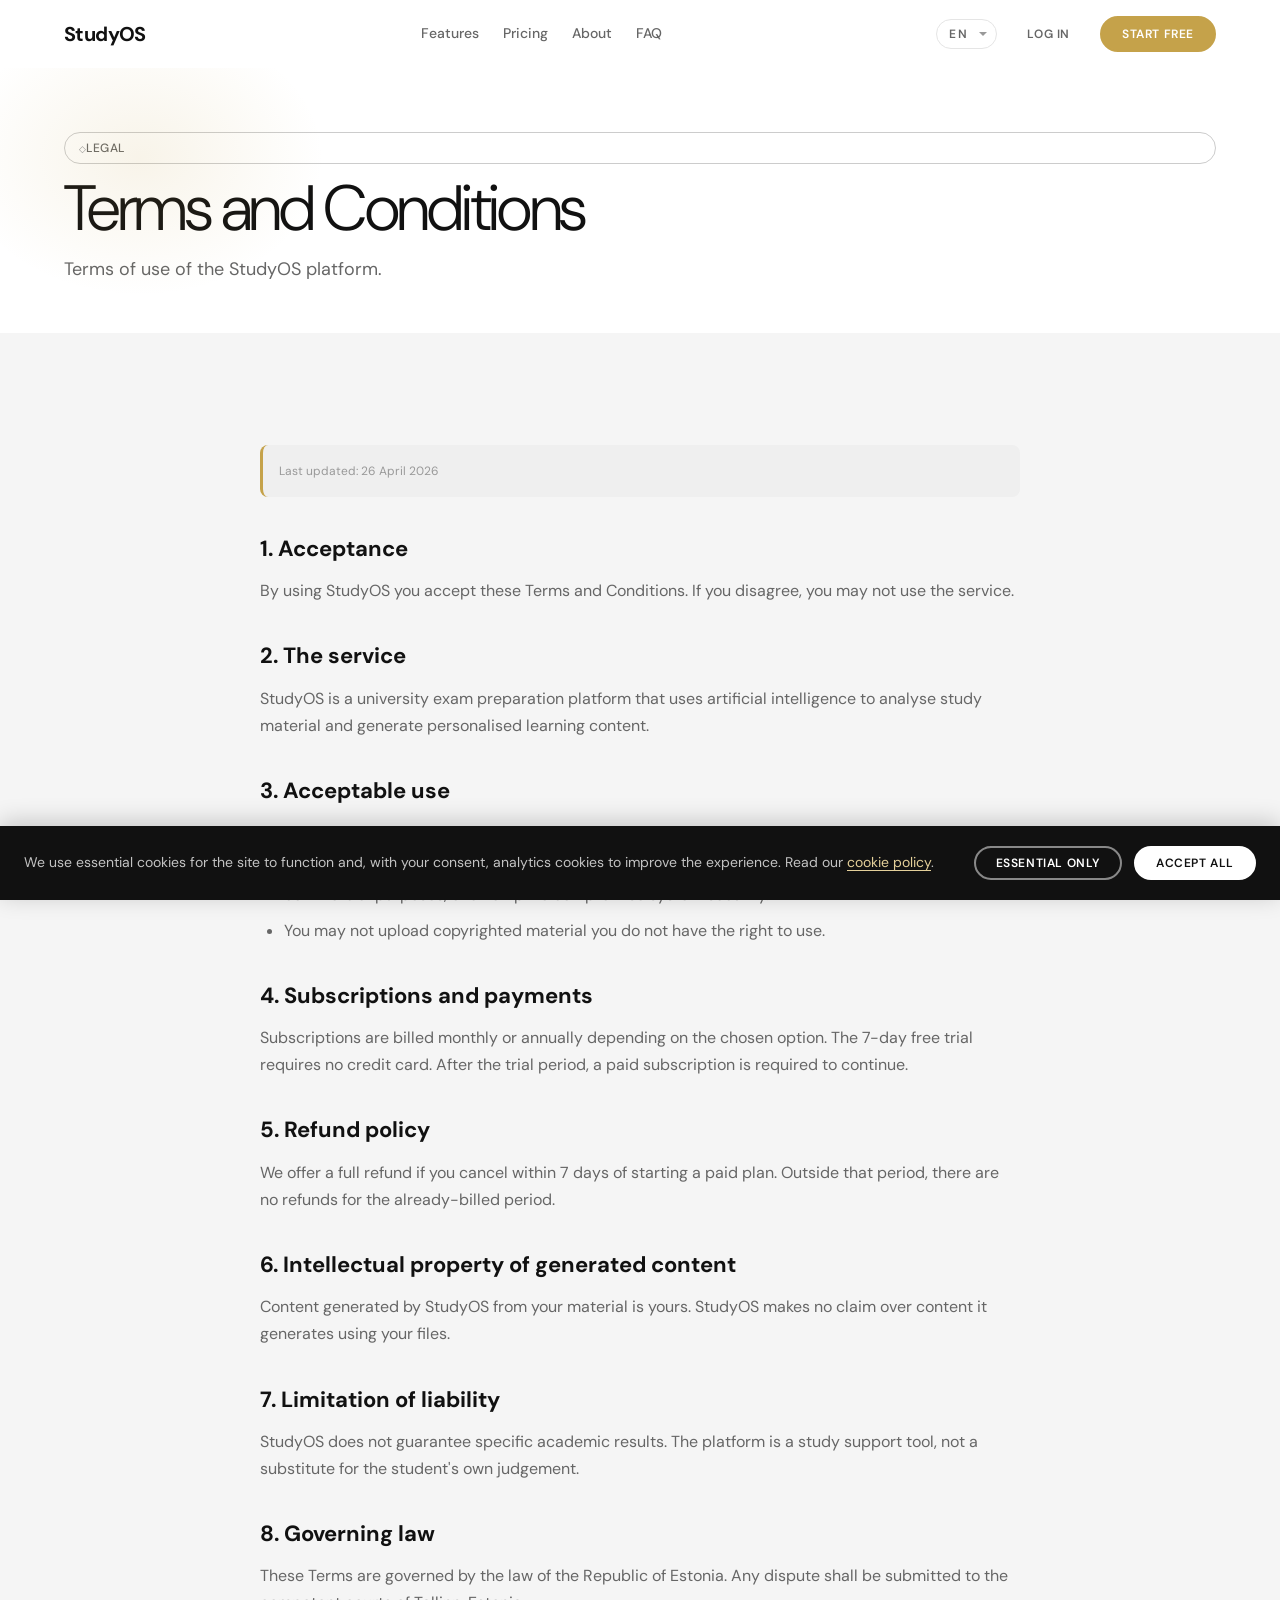
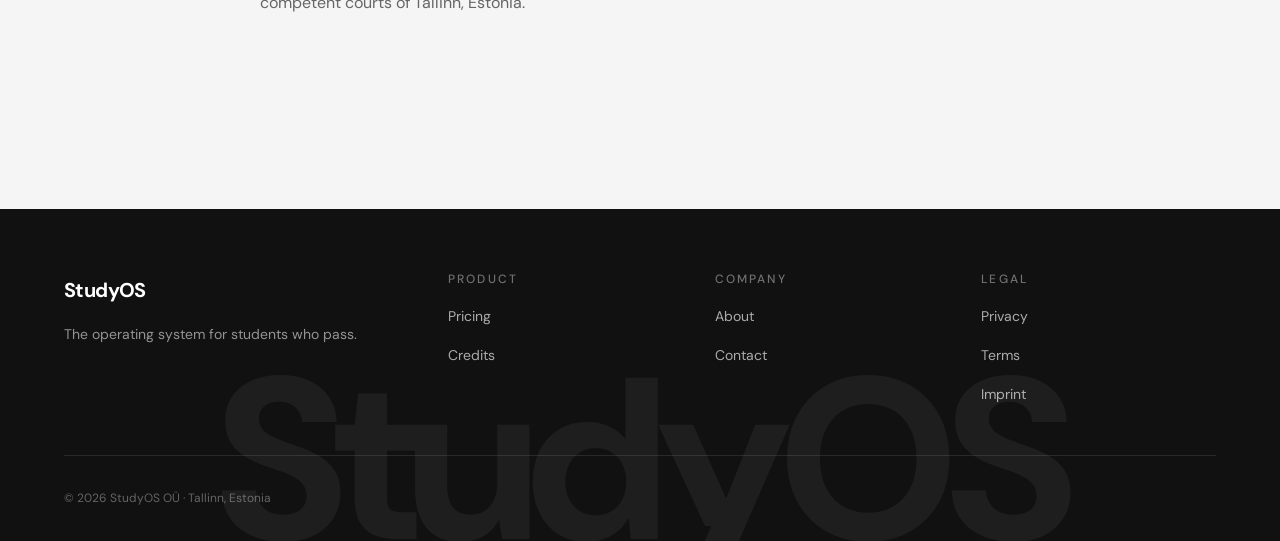
<file: terms.html>
<!DOCTYPE html>
<html lang="es">
<head>
  <meta charset="UTF-8">
  <meta name="viewport" content="width=device-width, initial-scale=1.0">
  <title>Términos y Condiciones — StudyOS</title>
  <meta name="description" content="Condiciones de uso de la plataforma StudyOS.">
  <link rel="icon" type="image/svg+xml" href="/assets/img/favicon.svg">
  <link rel="preconnect" href="https://fonts.googleapis.com">
  <link rel="preconnect" href="https://fonts.gstatic.com" crossorigin>
  <link href="https://fonts.googleapis.com/css2?family=DM+Sans:ital,wght@0,300;0,400;0,500;0,600;0,700;1,300;1,400&family=Instrument+Serif:ital,wght@0,400;1,400&display=swap" rel="stylesheet">
  <link rel="stylesheet" href="css/tokens.css">
  <link rel="stylesheet" href="css/base.css">
  <link rel="stylesheet" href="css/layout.css">
  <link rel="stylesheet" href="css/components.css">
  <link rel="stylesheet" href="css/sections.css">
  <link rel="stylesheet" href="css/responsive.css">
  <script>window.__STUDYOS_PAGE__ = 'legal';</script>
</head>
<body>

<header class="site-header"><div class="container"><a href="/" class="site-logo">StudyOS</a><nav class="nav-links"><a href="index.html#features" data-i18n="nav.features">Características</a><a href="pricing.html" data-i18n="nav.pricing">Precios</a><a href="about.html" data-i18n="nav.about">Sobre nosotros</a><a href="contact.html" data-i18n="nav.faq">Contacto</a></nav><div class="nav-actions"><div class="lang-selector"><select data-lang-selector><option value="es">ES</option><option value="en">EN</option><option value="de">DE</option><option value="et">ET</option></select></div><a href="/login" class="btn btn-nav-ghost" data-i18n="nav.login">Iniciar sesión</a><a href="pricing.html#trial" class="btn btn-nav" data-i18n="nav.cta">Empezar gratis</a></div><button class="nav-hamburger" aria-label="Abrir menú" aria-expanded="false"><span></span><span></span><span></span></button></div></header>
<div class="nav-drawer" id="nav-drawer"><div class="nav-drawer__backdrop"></div><div class="nav-drawer__panel"><button class="nav-drawer__close btn"><img src="assets/icons/close.svg" width="16" height="16" alt=""></button><nav class="nav-drawer__links"><a href="index.html">Inicio</a><a href="pricing.html" data-i18n="nav.pricing">Precios</a><a href="about.html" data-i18n="nav.about">Sobre nosotros</a><a href="contact.html" data-i18n="nav.faq">Contacto</a></nav><div style="display:flex;flex-direction:column;gap:var(--sp-3)"><a href="pricing.html#trial" class="btn btn-primary" data-i18n="nav.cta">Empezar gratis</a></div></div></div>

<main>

<section class="page-hero">
  <div class="container">
    <span class="label">LEGAL</span>
    <h1 data-i18n="terms.title">Términos y Condiciones</h1>
    <p class="page-hero__subtitle" data-i18n="terms.subtitle">Condiciones de uso de la plataforma StudyOS.</p>
  </div>
</section>

<section style="background:var(--bg-alt);padding-block:var(--sp-16) var(--sp-24)">
  <div class="container">
    <div class="legal-content">

      <div class="legal-last-updated">
        <span data-i18n="terms.last_updated">Última actualización: 26 de abril de 2026</span>
      </div>

      <article>
        <h2 data-i18n="terms.s1_title">1. Aceptación</h2>
        <p data-i18n="terms.s1">Al usar StudyOS aceptas estos Términos y Condiciones. Si no estás de acuerdo, no puedes usar el servicio.</p>
      </article>

      <article>
        <h2 data-i18n="terms.s2_title">2. El servicio</h2>
        <p data-i18n="terms.s2">StudyOS es una plataforma de preparación de exámenes universitarios basada en inteligencia artificial. El servicio incluye subida de material, generación de resúmenes, flashcards, mapas conceptuales y planes de estudio.</p>
      </article>

      <article>
        <h2 data-i18n="terms.s3_title">3. Uso aceptable</h2>
        <ul>
          <li data-i18n="terms.s3_a">Podés usar StudyOS para tu propio estudio personal.</li>
          <li data-i18n="terms.s3_b">No puedes: compartir tu cuenta, usar el servicio para generar contenido masivo con fines comerciales, ni intentar acceder a datos de otros usuarios.</li>
          <li data-i18n="terms.s3_c">No puedes subir material con derechos de autor que no tengas derecho a usar.</li>
        </ul>
      </article>

      <article>
        <h2 data-i18n="terms.s4_title">4. Suscripciones y pagos</h2>
        <p data-i18n="terms.s4">Las suscripciones se facturan mensual o anualmente según la opción elegida. Los pagos son procesados por Stripe. Los créditos adicionales no caducan mientras tu cuenta esté activa.</p>
      </article>

      <article>
        <h2 data-i18n="terms.s5_title">5. Política de reembolsos</h2>
        <p data-i18n="terms.s5">Ofrecemos reembolso completo si cancelás dentro de los 7 días posteriores a la primera suscripción de pago y no has consumido más del 20% de tus créditos del período. Los créditos adicionales comprados no son reembolsables una vez consumidos.</p>
      </article>

      <article>
        <h2 data-i18n="terms.s6_title">6. Propiedad intelectual del contenido generado</h2>
        <p data-i18n="terms.s6">El contenido generado por StudyOS a partir de tu material es tuyo. StudyOS no reclama derechos sobre los resúmenes, flashcards o planes de estudio generados para vos.</p>
      </article>

      <article>
        <h2 data-i18n="terms.s7_title">7. Limitación de responsabilidad</h2>
        <p data-i18n="terms.s7">StudyOS no garantiza resultados académicos específicos. La plataforma es una herramienta de apoyo al estudio. Nuestra responsabilidad se limita al monto pagado en los últimos 12 meses.</p>
      </article>

      <article>
        <h2 data-i18n="terms.s8_title">8. Ley aplicable</h2>
        <p data-i18n="terms.s8">Estos Términos se rigen por la ley de la República de Estonia. Cualquier disputa se someterá a los tribunales de Tallinn, Estonia.</p>
      </article>

    </div>
  </div>
</section>

</main>

<footer class="site-footer"><div class="container"><div class="footer-grid"><div class="footer-brand"><a href="/" class="site-logo">StudyOS</a><p data-i18n="footer.tagline">El sistema operativo de los que van a aprobar.</p></div><div class="footer-col"><h4 data-i18n="footer.col_product">Producto</h4><ul><li><a href="pricing.html" data-i18n="footer.pricing">Precios</a></li><li><a href="credits.html" data-i18n="footer.credits">Créditos</a></li></ul></div><div class="footer-col"><h4 data-i18n="footer.col_company">Empresa</h4><ul><li><a href="about.html" data-i18n="footer.about">Sobre nosotros</a></li><li><a href="contact.html" data-i18n="footer.contact">Contacto</a></li></ul></div><div class="footer-col"><h4 data-i18n="footer.col_legal">Legal</h4><ul><li><a href="privacy.html" data-i18n="footer.privacy">Privacidad</a></li><li><a href="terms.html" data-i18n="footer.terms">Términos</a></li><li><a href="imprint.html" data-i18n="footer.imprint">Impressum</a></li></ul></div></div><div class="footer-bottom"><p class="footer-copy" data-i18n="footer.copy">© 2026 StudyOS OÜ · Tallinn, Estonia</p></div></div></footer>

<div class="cookie-banner" role="dialog" aria-live="polite"><p><span data-i18n="cookie_banner.text">Usamos cookies esenciales y, con tu consentimiento, analítica. Leé nuestra</span> <a href="cookies.html" data-i18n="cookie_banner.link">política de cookies</a>.</p><div class="cookie-banner__actions"><button class="btn btn-outline-light btn-sm" data-action="cookie-reject" data-i18n="cookie_banner.reject">Solo esenciales</button><button class="btn btn-white btn-sm" data-action="cookie-accept" data-i18n="cookie_banner.accept">Aceptar todo</button></div></div>

<script src="js/i18n.js"></script><script src="js/nav.js"></script><script src="js/analytics.js"></script><script src="js/main.js"></script>
</body>
</html>
</file>
<file: css/tokens.css>
/* tokens.css — Design tokens: paleta, tipografía, spacing, radios, sombras
 * Diseño: SONIC-inspired — light warm base, gold accent, lavender, editorial type
 * v2.0 — 2026-04-26
 */

:root {

  /* ─── BACKGROUNDS ──────────────────────────────────────────── */
  --bg:          #FFFFFF;   /* Fondo principal — blanco puro */
  --bg-alt:      #F5F5F5;   /* Variante sección alternada */
  --surface:     #EFEFEF;   /* Superficies / cards */
  --surface-2:   #FFFFFF;   /* Cards elevadas, modales */
  --dark:        #111111;   /* Footer y fondos oscuros */
  --white:       #FFFFFF;

  /* ─── ACCENT CÁLIDO — CTA principal (dorado/champagne) ───── */
  --accent:        #C5A24A;   /* Color CTA, botones primarios */
  --accent-light:  #E4D09A;   /* Fondos suaves, highlights */
  --accent-strong: #A08330;   /* Hover, énfasis */
  --accent-bg:     #F5EDD6;   /* Fondo muy suave para secciones accent */

  /* ─── ACCENT FRÍO — Secciones de features (lavanda) ────────── */
  --lavender:        #9B8FD4;
  --lavender-light:  #C4BDE8;
  --lavender-strong: #7A6DBF;
  --lavender-bg:     #ECEAF8;   /* Fondo sección features */

  /* ─── BORDERS ──────────────────────────────────────────────── */
  --border:        #E5E5E5;   /* Borde sutil claro */
  --border-strong: #CCCCCC;   /* Borde marcado claro */

  /* ─── TEXT ─────────────────────────────────────────────────── */
  --text:   #111111;   /* Texto principal — near-black */
  --text-2: #666666;   /* Texto secundario */
  --text-3: #999999;   /* Texto terciario, labels, placeholders */

  /* ─── FUNCTIONAL ─────────────────────────────────────────── */
  --success: #3DAA6E;
  --warning: #E8A020;
  --danger:  #D44F4F;
  --info:    #4A8FCC;

  /* ─── TIPOGRAFÍA ─────────────────────────────────────────── */
  --font-sans:  'DM Sans', system-ui, -apple-system, sans-serif;
  --font-serif: 'Instrument Serif', Georgia, serif;

  /* Type scale */
  --fs-xs:   12px;
  --fs-sm:   14px;
  --fs-base: 16px;
  --fs-lg:   18px;
  --fs-xl:   22px;
  --fs-2xl:  28px;
  --fs-3xl:  36px;
  --fs-4xl:  48px;
  --fs-5xl:  64px;
  --fs-6xl:  80px;
  --fs-7xl:  96px;

  /* Line heights */
  --lh-tight:   1.05;
  --lh-snug:    1.25;
  --lh-normal:  1.5;
  --lh-relaxed: 1.7;

  /* Letter spacing */
  --ls-tight:  -0.02em;
  --ls-normal:  0;
  --ls-wide:    0.05em;
  --ls-wider:   0.12em;
  --ls-widest:  0.18em;

  /* ─── SPACING ────────────────────────────────────────────── */
  --sp-1:   4px;
  --sp-2:   8px;
  --sp-3:  12px;
  --sp-4:  16px;
  --sp-5:  20px;
  --sp-6:  24px;
  --sp-8:  32px;
  --sp-10: 40px;
  --sp-12: 48px;
  --sp-16: 64px;
  --sp-20: 80px;
  --sp-24: 96px;
  --sp-32: 128px;

  /* ─── BORDER RADIUS ──────────────────────────────────────── */
  --r-sm:   4px;
  --r-md:   8px;
  --r-lg:  12px;
  --r-xl:  20px;
  --r-pill: 999px;

  /* ─── SHADOWS ────────────────────────────────────────────── */
  --shadow-sm: 0 1px 3px rgba(0,0,0,0.06), 0 1px 2px rgba(0,0,0,0.04);
  --shadow-md: 0 4px 16px rgba(0,0,0,0.08), 0 2px 6px rgba(0,0,0,0.04);
  --shadow-lg: 0 12px 40px rgba(0,0,0,0.10), 0 4px 12px rgba(0,0,0,0.06);

  /* ─── TRANSITIONS ────────────────────────────────────────── */
  --ease:      cubic-bezier(0.25, 0.46, 0.45, 0.94);
  --ease-out:  cubic-bezier(0.16, 1, 0.3, 1);
  --duration:  200ms;
  --duration-slow: 350ms;

  /* ─── LAYOUT ─────────────────────────────────────────────── */
  --container-max: 1200px;
  --container-wide: 1400px;
  --container-narrow: 760px;
  --header-h: 68px;
  --section-py: var(--sp-24);

}
</file>
<file: css/base.css>
/* base.css — Reset, tipografía base, estilos globales de body */

@import url('https://fonts.googleapis.com/css2?family=DM+Sans:ital,wght@0,300;0,400;0,500;0,600;0,700;1,300;1,400&family=Instrument+Serif:ital,wght@0,400;1,400&display=swap');

/* ─── RESET ─────────────────────────────────────────────────── */
*, *::before, *::after {
  box-sizing: border-box;
  margin: 0;
  padding: 0;
}

html {
  font-size: 16px;
  scroll-behavior: smooth;
  -webkit-text-size-adjust: 100%;
}

body {
  font-family: var(--font-sans);
  font-size: var(--fs-base);
  font-weight: 400;
  line-height: var(--lh-relaxed);
  color: var(--text);
  background-color: var(--bg);
  -webkit-font-smoothing: antialiased;
  -moz-osx-font-smoothing: grayscale;
  overflow-x: hidden;
}

/* ─── TIPOGRAFÍA BASE ────────────────────────────────────────── */
h1, h2, h3, h4, h5, h6 {
  line-height: 1.1;
  letter-spacing: -0.025em;
  font-weight: 600;
  color: var(--text);
}

h1 { font-size: clamp(2.25rem, 5vw, var(--fs-4xl)); line-height: 1.05; }
h2 { font-size: clamp(1.75rem, 3.5vw, var(--fs-3xl)); line-height: 1.1; }
h3 { font-size: clamp(1.2rem, 2vw, var(--fs-xl)); line-height: 1.2; }
h4 { font-size: var(--fs-lg); font-weight: 600; }
h5 { font-size: var(--fs-base); font-weight: 600; }
h6 { font-size: var(--fs-sm); font-weight: 600; }

p {
  color: var(--text-2);
  line-height: var(--lh-relaxed);
}

a {
  color: inherit;
  text-decoration: none;
  transition: color var(--duration) var(--ease);
}

a:hover { color: var(--accent-strong); }

img, svg { display: block; max-width: 100%; }

ul, ol { list-style: none; }

button {
  cursor: pointer;
  font-family: var(--font-sans);
  border: none;
  background: none;
}

input, textarea, select {
  font-family: var(--font-sans);
  font-size: var(--fs-base);
}

/* ─── UTILIDADES TIPOGRÁFICAS ────────────────────────────────── */
.font-serif    { font-family: var(--font-serif); }
.font-serif-i  { font-family: var(--font-serif); font-style: italic; }
.font-sans     { font-family: var(--font-sans); }

.text-accent   { color: var(--accent); }
.text-lavender { color: var(--lavender); }
.text-2        { color: var(--text-2); }
.text-3        { color: var(--text-3); }
.text-white    { color: var(--white); }

.label {
  display: inline-flex;
  align-items: center;
  gap: 6px;
  font-family: var(--font-sans);
  font-size: var(--fs-xs);
  font-weight: 500;
  letter-spacing: 0.04em;
  text-transform: none;
  color: var(--text-2);
  border: 1px solid var(--border-strong);
  border-radius: var(--r-pill);
  padding: 5px 14px;
  background: transparent;
}

.label::before {
  content: '◇';
  font-size: 9px;
  opacity: 0.7;
}

/* ─── FOCUS VISIBLE ─────────────────────────────────────────── */
:focus-visible {
  outline: 2px solid var(--accent);
  outline-offset: 3px;
  border-radius: var(--r-sm);
}

/* ─── SCROLLBAR (webkit) ─────────────────────────────────────── */
::-webkit-scrollbar { width: 6px; }
::-webkit-scrollbar-track { background: var(--bg-alt); }
::-webkit-scrollbar-thumb { background: var(--border-strong); border-radius: var(--r-pill); }

/* ─── SELECTION ──────────────────────────────────────────────── */
::selection {
  background: var(--accent-light);
  color: var(--text);
}

/* ─── HIDDEN (a11y) ──────────────────────────────────────────── */
.sr-only {
  position: absolute;
  width: 1px;
  height: 1px;
  padding: 0;
  margin: -1px;
  overflow: hidden;
  clip: rect(0,0,0,0);
  white-space: nowrap;
  border: 0;
}
</file>
<file: css/layout.css>
/* layout.css — Container, grid, header, footer */

/* ─── CONTAINER ──────────────────────────────────────────────── */
.container {
  width: 100%;
  max-width: var(--container-max);
  margin-inline: auto;
  padding-inline: var(--sp-6);
}

.container--wide {
  max-width: var(--container-wide);
}

.container--narrow {
  max-width: var(--container-narrow);
}

/* ─── SECTION BASE ───────────────────────────────────────────── */
section {
  padding-block: var(--section-py);
}

/* ─── GRID UTILITIES ─────────────────────────────────────────── */
.grid-2 { display: grid; grid-template-columns: repeat(2, 1fr); gap: var(--sp-8); }
.grid-3 { display: grid; grid-template-columns: repeat(3, 1fr); gap: var(--sp-8); }
.grid-4 { display: grid; grid-template-columns: repeat(4, 1fr); gap: var(--sp-6); }

/* ─── FLEX UTILITIES ─────────────────────────────────────────── */
.flex       { display: flex; }
.flex-col   { display: flex; flex-direction: column; }
.items-center { align-items: center; }
.justify-between { justify-content: space-between; }
.gap-2 { gap: var(--sp-2); }
.gap-4 { gap: var(--sp-4); }
.gap-6 { gap: var(--sp-6); }
.gap-8 { gap: var(--sp-8); }

/* ─── HEADER ─────────────────────────────────────────────────── */
.site-header {
  position: fixed;
  top: 0;
  left: 0;
  right: 0;
  z-index: 100;
  height: var(--header-h);
  background: var(--bg);
  transition: box-shadow var(--duration) var(--ease), background var(--duration) var(--ease);
}

.site-header.scrolled {
  box-shadow: 0 1px 0 var(--border), 0 4px 24px rgba(0,0,0,0.06);
  background: rgba(249,248,246,0.92);
  backdrop-filter: blur(12px);
  -webkit-backdrop-filter: blur(12px);
}

.site-header .container {
  height: 100%;
  display: flex;
  align-items: center;
  justify-content: space-between;
  gap: var(--sp-6);
}

/* Logo */
.site-logo {
  font-family: var(--font-sans);
  font-size: 20px;
  font-weight: 700;
  letter-spacing: -0.03em;
  color: var(--text);
  flex-shrink: 0;
  text-decoration: none;
}

.site-logo:hover { color: var(--text); }

/* Nav links */
.nav-links {
  display: flex;
  align-items: center;
  gap: var(--sp-6);
}

.nav-links a {
  font-size: var(--fs-sm);
  font-weight: 500;
  color: var(--text-2);
  transition: color var(--duration) var(--ease);
  white-space: nowrap;
}

.nav-links a:hover { color: var(--text); }

/* Nav actions */
.nav-actions {
  display: flex;
  align-items: center;
  gap: var(--sp-3);
  flex-shrink: 0;
}

/* Language selector */
.lang-selector {
  position: relative;
}

.lang-selector select {
  appearance: none;
  background: transparent;
  border: 1px solid var(--border);
  border-radius: var(--r-pill);
  padding: 6px 28px 6px 12px;
  font-size: var(--fs-xs);
  font-weight: 600;
  letter-spacing: var(--ls-wider);
  color: var(--text-2);
  cursor: pointer;
  transition: border-color var(--duration) var(--ease);
}

.lang-selector select:hover { border-color: var(--border-strong); }

.lang-selector::after {
  content: '';
  position: absolute;
  right: 10px;
  top: 50%;
  transform: translateY(-50%);
  width: 0;
  height: 0;
  border-left: 4px solid transparent;
  border-right: 4px solid transparent;
  border-top: 4px solid var(--text-3);
  pointer-events: none;
}

/* Mobile hamburger */
.nav-hamburger {
  display: none;
  flex-direction: column;
  justify-content: center;
  gap: 5px;
  width: 36px;
  height: 36px;
  background: none;
  border: none;
  cursor: pointer;
  padding: 4px;
}

.nav-hamburger span {
  display: block;
  height: 1.5px;
  background: var(--text);
  border-radius: 2px;
  transition: transform var(--duration) var(--ease), opacity var(--duration) var(--ease);
}

.nav-hamburger[aria-expanded="true"] span:nth-child(1) { transform: translateY(6.5px) rotate(45deg); }
.nav-hamburger[aria-expanded="true"] span:nth-child(2) { opacity: 0; }
.nav-hamburger[aria-expanded="true"] span:nth-child(3) { transform: translateY(-6.5px) rotate(-45deg); }

/* Mobile drawer */
.nav-drawer {
  position: fixed;
  inset: 0;
  z-index: 99;
  display: flex;
  visibility: hidden;
  pointer-events: none;
}

.nav-drawer.open {
  visibility: visible;
  pointer-events: all;
}

.nav-drawer__backdrop {
  position: absolute;
  inset: 0;
  background: rgba(17, 17, 17, 0.4);
  opacity: 0;
  transition: opacity var(--duration-slow) var(--ease);
}

.nav-drawer.open .nav-drawer__backdrop { opacity: 1; }

.nav-drawer__panel {
  position: relative;
  margin-left: auto;
  width: min(320px, 85vw);
  height: 100%;
  background: var(--surface-2);
  padding: var(--sp-6);
  transform: translateX(100%);
  transition: transform var(--duration-slow) var(--ease-out);
  overflow-y: auto;
  display: flex;
  flex-direction: column;
  gap: var(--sp-8);
}

.nav-drawer.open .nav-drawer__panel { transform: translateX(0); }

.nav-drawer__close {
  align-self: flex-end;
  width: 36px;
  height: 36px;
  display: flex;
  align-items: center;
  justify-content: center;
  border-radius: var(--r-pill);
  border: 1px solid var(--border);
}

.nav-drawer__links {
  display: flex;
  flex-direction: column;
  gap: var(--sp-4);
}

.nav-drawer__links a {
  font-size: var(--fs-lg);
  font-weight: 600;
  color: var(--text);
  padding-block: var(--sp-2);
  border-bottom: 1px solid var(--border);
}

/* ─── MAIN CONTENT (offset para header fixed) ────────────────── */
main {
  padding-top: var(--header-h);
}

/* ─── FOOTER ─────────────────────────────────────────────────── */
.site-footer {
  background: var(--dark);
  color: rgba(255,255,255,0.85);
  padding-block: var(--sp-16) var(--sp-8);
  position: relative;
  overflow: hidden;
}

.site-footer::before {
  content: 'StudyOS';
  position: absolute;
  bottom: -0.15em;
  left: 50%;
  transform: translateX(-50%);
  font-size: 18vw;
  font-weight: 800;
  letter-spacing: -0.05em;
  color: #ffffff;
  opacity: 0.05;
  pointer-events: none;
  white-space: nowrap;
  line-height: 1;
  z-index: 0;
}

.site-footer .container {
  position: relative;
  z-index: 1;
}

.footer-grid {
  display: grid;
  grid-template-columns: 1.5fr repeat(3, 1fr);
  gap: var(--sp-8);
  padding-bottom: var(--sp-12);
  border-bottom: 1px solid rgba(255,255,255,0.1);
  margin-bottom: var(--sp-8);
}

.footer-brand .site-logo {
  color: var(--white);
  font-size: 20px;
  display: inline-block;
  margin-bottom: var(--sp-4);
}

.footer-brand p {
  color: rgba(255,255,255,0.55);
  font-size: var(--fs-sm);
  line-height: var(--lh-relaxed);
}

.footer-col h4 {
  font-size: var(--fs-xs);
  letter-spacing: var(--ls-widest);
  text-transform: uppercase;
  color: rgba(255,255,255,0.4);
  margin-bottom: var(--sp-4);
  font-weight: 500;
}

.footer-col ul {
  display: flex;
  flex-direction: column;
  gap: var(--sp-3);
}

.footer-col ul a {
  font-size: var(--fs-sm);
  color: rgba(255,255,255,0.65);
  transition: color var(--duration) var(--ease);
}

.footer-col ul a:hover { color: var(--white); }

.footer-bottom {
  display: flex;
  align-items: center;
  justify-content: space-between;
  gap: var(--sp-4);
  flex-wrap: wrap;
}

.footer-copy {
  font-size: var(--fs-xs);
  color: rgba(255,255,255,0.35);
}

.footer-socials {
  display: flex;
  gap: var(--sp-4);
}

.footer-socials a {
  width: 32px;
  height: 32px;
  border: 1px solid rgba(255,255,255,0.15);
  border-radius: var(--r-pill);
  display: flex;
  align-items: center;
  justify-content: center;
  color: rgba(255,255,255,0.55);
  transition: border-color var(--duration) var(--ease), color var(--duration) var(--ease);
}

.footer-socials a:hover {
  border-color: rgba(255,255,255,0.4);
  color: var(--white);
}

/* Footer lang selector */
.footer-lang select {
  background: transparent;
  border: 1px solid rgba(255,255,255,0.2);
  border-radius: var(--r-pill);
  padding: 6px 24px 6px 12px;
  font-size: var(--fs-xs);
  font-weight: 600;
  letter-spacing: var(--ls-wider);
  color: rgba(255,255,255,0.65);
  cursor: pointer;
  appearance: none;
}

.footer-lang { position: relative; }

.footer-lang::after {
  content: '';
  position: absolute;
  right: 9px;
  top: 50%;
  transform: translateY(-50%);
  width: 0; height: 0;
  border-left: 4px solid transparent;
  border-right: 4px solid transparent;
  border-top: 4px solid rgba(255,255,255,0.4);
  pointer-events: none;
}
</file>
<file: css/components.css>
/* components.css — Botones, cards, badges, forms, FAQ, cookie banner */

/* ─── BOTONES ────────────────────────────────────────────────── */
.btn {
  display: inline-flex;
  align-items: center;
  justify-content: center;
  gap: var(--sp-2);
  font-family: var(--font-sans);
  font-size: var(--fs-sm);
  font-weight: 600;
  letter-spacing: var(--ls-wide);
  text-transform: uppercase;
  text-decoration: none;
  border-radius: var(--r-pill);
  padding: 13px 28px;
  transition: transform var(--duration) var(--ease),
              background var(--duration) var(--ease),
              color var(--duration) var(--ease),
              box-shadow var(--duration) var(--ease),
              border-color var(--duration) var(--ease);
  cursor: pointer;
  white-space: nowrap;
  border: 2px solid transparent;
  line-height: 1;
}

.btn:hover { transform: scale(1.02); }
.btn:active { transform: scale(0.99); }

/* Primary — dorado/champagne */
.btn-primary {
  background: var(--accent);
  color: var(--white);
  border-color: var(--accent);
}

.btn-primary:hover {
  background: var(--accent-strong);
  border-color: var(--accent-strong);
  box-shadow: 0 4px 20px rgba(197, 162, 74, 0.35);
  color: var(--white);
}

/* Secondary — outline oscuro (sobre fondos claros) */
.btn-secondary {
  background: transparent;
  color: var(--text);
  border-color: var(--border-strong);
}

.btn-secondary:hover {
  background: var(--text);
  color: var(--white);
}

/* Ghost — solo texto con flecha */
.btn-ghost {
  background: transparent;
  color: var(--text-2);
  border-color: transparent;
  padding-inline: 4px;
}

.btn-ghost:hover {
  color: var(--text);
  transform: none;
}

/* Dark — carbón sobre fondo claro */
.btn-dark {
  background: var(--dark);
  color: var(--white);
  border-color: var(--dark);
}

.btn-dark:hover {
  background: #2a2a2a;
  border-color: #2a2a2a;
  box-shadow: 0 4px 20px rgba(0,0,0,0.25);
  color: var(--white);
}

/* White — para CTAs sobre fondos oscuros */
.btn-white {
  background: var(--white);
  color: var(--text);
  border-color: var(--white);
}

.btn-white:hover {
  background: var(--bg-alt);
  border-color: var(--bg-alt);
  box-shadow: 0 4px 20px rgba(255,255,255,0.2);
  color: var(--text);
}

/* Outline light — para fondos oscuros */
.btn-outline-light {
  background: transparent;
  color: var(--white);
  border-color: rgba(255,255,255,0.5);
}

.btn-outline-light:hover {
  border-color: var(--white);
  background: rgba(255,255,255,0.1);
  color: var(--white);
}

/* Sizes */
.btn-sm { padding: 9px 20px; font-size: var(--fs-xs); }
.btn-lg { padding: 16px 36px; font-size: var(--fs-base); }
.btn-xl { padding: 18px 44px; font-size: var(--fs-lg); letter-spacing: 0.06em; }

/* Nav CTA (primario pero más compacto) */
.btn-nav {
  background: var(--accent);
  color: var(--white);
  border-color: var(--accent);
  padding: 10px 20px;
  font-size: var(--fs-xs);
}

.btn-nav:hover {
  background: var(--accent-strong);
  border-color: var(--accent-strong);
  color: var(--white);
  transform: scale(1.02);
}

/* Nav login */
.btn-nav-ghost {
  background: transparent;
  color: var(--text-2);
  border-color: transparent;
  padding: 10px 16px;
  font-size: var(--fs-xs);
}

.btn-nav-ghost:hover { color: var(--text); transform: none; }

/* ─── BADGES ─────────────────────────────────────────────────── */
.badge {
  display: inline-flex;
  align-items: center;
  gap: var(--sp-1);
  padding: 4px 10px;
  border-radius: var(--r-pill);
  font-size: 11px;
  font-weight: 600;
  letter-spacing: var(--ls-wider);
  text-transform: uppercase;
  line-height: 1;
}

.badge-accent   { background: var(--accent); color: var(--white); }
.badge-lavender { background: var(--lavender); color: var(--white); }
.badge-dark     { background: var(--text); color: var(--white); }
.badge-surface  { background: var(--surface); color: var(--text-2); border: 1px solid var(--border); }
.badge-success  { background: var(--success); color: var(--white); }

/* ─── CARDS BASE ─────────────────────────────────────────────── */
.card {
  background: var(--surface);
  border-radius: var(--r-lg);
  padding: var(--sp-8);
  border: 1px solid var(--border);
  transition: box-shadow var(--duration) var(--ease), transform var(--duration) var(--ease);
}

.card:hover {
  box-shadow: var(--shadow-md);
  transform: translateY(-2px);
}

.card--white {
  background: var(--surface-2);
}

.card--dark {
  background: var(--dark);
  border-color: transparent;
  color: var(--white);
}

.card--accent-border {
  border-color: var(--accent);
  border-width: 2px;
}

/* ─── PRICING CARD ───────────────────────────────────────────── */
.pricing-card {
  background: var(--surface-2);
  border-radius: var(--r-xl);
  padding: var(--sp-8);
  border: 1px solid var(--border);
  display: flex;
  flex-direction: column;
  gap: var(--sp-6);
  transition: box-shadow var(--duration) var(--ease), transform var(--duration) var(--ease);
}

.pricing-card:hover {
  box-shadow: var(--shadow-lg);
  transform: translateY(-3px);
}

.pricing-card--featured {
  border-color: var(--accent);
  border-width: 2px;
  background: var(--white);
  position: relative;
  box-shadow: 0 8px 40px rgba(197,162,74,0.15);
}

.pricing-card__name {
  font-size: var(--fs-sm);
  font-weight: 700;
  text-transform: uppercase;
  letter-spacing: var(--ls-wider);
  color: var(--text-3);
}

.pricing-card--featured .pricing-card__name { color: var(--accent-strong); }

.pricing-card__price {
  display: flex;
  align-items: flex-end;
  gap: var(--sp-2);
  line-height: 1;
}

.pricing-card__amount {
  font-family: var(--font-sans);
  font-size: var(--fs-5xl);
  font-weight: 300;
  letter-spacing: -0.04em;
  color: var(--text);
  line-height: 0.85;
}

.pricing-card__period {
  font-size: var(--fs-sm);
  color: var(--text-3);
  padding-bottom: 4px;
}

.pricing-card__desc {
  font-size: var(--fs-sm);
  color: var(--text-2);
  line-height: var(--lh-relaxed);
}

.pricing-card__features {
  display: flex;
  flex-direction: column;
  gap: var(--sp-3);
  flex: 1;
}

.feature-item {
  display: flex;
  align-items: flex-start;
  gap: var(--sp-3);
  font-size: var(--fs-sm);
  color: var(--text-2);
}

.feature-item svg {
  width: 16px;
  height: 16px;
  flex-shrink: 0;
  margin-top: 2px;
}

.feature-item.disabled { color: var(--text-3); }

.pricing-card .btn { width: 100%; justify-content: center; }

.featured-badge {
  position: absolute;
  top: -12px;
  left: 50%;
  transform: translateX(-50%);
  background: var(--accent);
  color: var(--white);
  font-size: 10px;
  font-weight: 700;
  letter-spacing: var(--ls-widest);
  text-transform: uppercase;
  padding: 5px 14px;
  border-radius: var(--r-pill);
  white-space: nowrap;
}

/* ─── FORMS ──────────────────────────────────────────────────── */
.form-group {
  display: flex;
  flex-direction: column;
  gap: var(--sp-2);
}

.form-label {
  font-size: var(--fs-sm);
  font-weight: 600;
  color: var(--text-2);
}

.form-input,
.form-textarea,
.form-select {
  width: 100%;
  padding: 12px 16px;
  background: var(--surface-2);
  border: 1px solid var(--border);
  border-radius: var(--r-md);
  font-size: var(--fs-base);
  color: var(--text);
  transition: border-color var(--duration) var(--ease), box-shadow var(--duration) var(--ease);
}

.form-input:focus,
.form-textarea:focus,
.form-select:focus {
  outline: none;
  border-color: var(--accent);
  box-shadow: 0 0 0 3px rgba(197, 162, 74, 0.15);
}

.form-input::placeholder,
.form-textarea::placeholder {
  color: var(--text-3);
}

.form-textarea {
  resize: vertical;
  min-height: 140px;
  line-height: var(--lh-relaxed);
}

.form-select { appearance: none; cursor: pointer; }

/* ─── FAQ ACORDEÓN ───────────────────────────────────────────── */
.faq-list {
  display: flex;
  flex-direction: column;
  border-top: 1px solid var(--border);
}

.faq-item {
  border-bottom: 1px solid var(--border);
}

.faq-question {
  width: 100%;
  display: flex;
  align-items: center;
  justify-content: space-between;
  gap: var(--sp-4);
  padding: var(--sp-5) 0;
  font-size: var(--fs-base);
  font-weight: 600;
  color: var(--text);
  text-align: left;
  background: transparent;
  border: none;
  cursor: pointer;
  transition: color var(--duration) var(--ease);
}

.faq-question:hover { color: var(--accent-strong); }

.faq-icon {
  width: 20px;
  height: 20px;
  flex-shrink: 0;
  border: 1.5px solid var(--border-strong);
  border-radius: var(--r-pill);
  display: flex;
  align-items: center;
  justify-content: center;
  transition: transform var(--duration) var(--ease), background var(--duration) var(--ease);
}

.faq-question[aria-expanded="true"] .faq-icon {
  transform: rotate(45deg);
  background: var(--accent);
  border-color: var(--accent);
}

.faq-question[aria-expanded="true"] .faq-icon svg { stroke: white; }

.faq-answer {
  max-height: 0;
  overflow: hidden;
  transition: max-height var(--duration-slow) var(--ease-out), padding var(--duration) var(--ease);
}

.faq-answer.open {
  max-height: 400px;
}

.faq-answer__inner {
  padding-bottom: var(--sp-5);
  font-size: var(--fs-base);
  color: var(--text-2);
  line-height: var(--lh-relaxed);
}

/* ─── TRUST BADGE ROW ────────────────────────────────────────── */
.trust-text {
  font-size: var(--fs-xs);
  color: var(--text-3);
  letter-spacing: var(--ls-wide);
}

/* ─── COOKIE BANNER ──────────────────────────────────────────── */
.cookie-banner {
  position: fixed;
  bottom: 0;
  left: 0;
  right: 0;
  z-index: 200;
  background: var(--dark);
  color: var(--white);
  padding: var(--sp-5) var(--sp-6);
  display: flex;
  align-items: center;
  justify-content: space-between;
  gap: var(--sp-6);
  flex-wrap: wrap;
  box-shadow: 0 -4px 24px rgba(0,0,0,0.2);
  transform: translateY(100%);
  transition: transform var(--duration-slow) var(--ease-out);
}

.cookie-banner.visible { transform: translateY(0); }

.cookie-banner p {
  font-size: var(--fs-sm);
  color: rgba(255,255,255,0.75);
  flex: 1;
  min-width: 280px;
}

.cookie-banner p a {
  color: var(--accent-light);
  text-decoration: underline;
  text-underline-offset: 3px;
}

.cookie-banner__actions {
  display: flex;
  gap: var(--sp-3);
  flex-wrap: wrap;
}

/* ─── SECTION HEADER PATTERN ─────────────────────────────────── */
.section-header {
  display: grid;
  grid-template-columns: 1fr 1fr;
  gap: var(--sp-3) var(--sp-12);
  margin-bottom: var(--sp-12);
  align-items: end;
}

.section-header .label {
  grid-column: 1;
  grid-row: 1;
  display: inline-flex;
  margin-bottom: var(--sp-3);
}

.section-header h2 {
  grid-column: 1;
  grid-row: 2;
  font-family: var(--font-sans);
  font-weight: 600;
  font-size: clamp(1.75rem, 3.5vw, var(--fs-3xl));
  letter-spacing: -0.025em;
  line-height: 1.1;
  margin-bottom: 0;
}

.section-header h2 em {
  font-family: var(--font-serif);
  font-style: italic;
}

.section-header p {
  grid-column: 2;
  grid-row: 1 / 3;
  align-self: end;
  font-size: var(--fs-base);
  color: var(--text-2);
  line-height: var(--lh-relaxed);
  max-width: 40ch;
  text-align: right;
  padding-bottom: 4px;
}

/* ─── MODAL ──────────────────────────────────────────────────── */
.modal-overlay {
  position: fixed;
  inset: 0;
  z-index: 300;
  background: rgba(17,17,17,0.5);
  display: flex;
  align-items: center;
  justify-content: center;
  padding: var(--sp-4);
  opacity: 0;
  visibility: hidden;
  transition: opacity var(--duration) var(--ease), visibility var(--duration) var(--ease);
}

.modal-overlay.open { opacity: 1; visibility: visible; }

.modal {
  background: var(--surface-2);
  border-radius: var(--r-xl);
  padding: var(--sp-10);
  max-width: 460px;
  width: 100%;
  text-align: center;
  transform: translateY(12px);
  transition: transform var(--duration-slow) var(--ease-out);
}

.modal-overlay.open .modal { transform: translateY(0); }

/* ─── DIVIDER ────────────────────────────────────────────────── */
.divider {
  width: 100%;
  height: 1px;
  background: var(--border);
  margin-block: var(--sp-8);
}

/* ─── TABLE ──────────────────────────────────────────────────── */
.comparison-table {
  width: 100%;
  border-collapse: collapse;
  font-size: var(--fs-sm);
}

.comparison-table th {
  font-weight: 700;
  font-size: var(--fs-xs);
  text-transform: uppercase;
  letter-spacing: var(--ls-wider);
  color: var(--text-3);
  padding: var(--sp-4) var(--sp-5);
  text-align: center;
  border-bottom: 2px solid var(--border);
}

.comparison-table th:first-child { text-align: left; }

.comparison-table td {
  padding: var(--sp-4) var(--sp-5);
  border-bottom: 1px solid var(--border);
  color: var(--text-2);
  text-align: center;
  vertical-align: middle;
}

.comparison-table td:first-child {
  text-align: left;
  font-weight: 500;
  color: var(--text);
}

.comparison-table tr:last-child td { border-bottom: none; }

.comparison-table .col-featured {
  background: rgba(197, 162, 74, 0.05);
}

.comparison-table td svg {
  margin: 0 auto;
  width: 16px;
  height: 16px;
}
</file>
<file: css/sections.css>
/* sections.css — Estilos específicos de cada sección de las páginas */

/* ─── HERO (index.html) ──────────────────────────────────────── */
.hero {
  min-height: calc(100svh - var(--header-h));
  display: flex;
  align-items: center;
  padding-block: var(--sp-16) var(--sp-20);
  background: var(--bg);
  position: relative;
  overflow: hidden;
}

/* Gradiente sutil sobre fondo claro */
.hero::before {
  content: '';
  position: absolute;
  top: -100px;
  left: -100px;
  width: 600px;
  height: 480px;
  background: radial-gradient(ellipse at 20% 20%, rgba(197,162,74,0.10) 0%, transparent 65%);
  pointer-events: none;
}

.hero::after {
  content: '';
  position: absolute;
  bottom: -60px;
  right: -60px;
  width: 420px;
  height: 340px;
  background: radial-gradient(ellipse at 80% 80%, rgba(155,143,212,0.08) 0%, transparent 65%);
  pointer-events: none;
}

.hero .container {
  display: grid;
  grid-template-columns: 1fr 1fr;
  align-items: center;
  gap: var(--sp-16);
  position: relative;
  z-index: 1;
}

.hero__content {
  display: flex;
  flex-direction: column;
  align-items: flex-start;
  gap: var(--sp-6);
}

.hero__label {
  font-size: var(--fs-xs);
  font-weight: 500;
  letter-spacing: 0.02em;
  color: var(--text-2);
}

.hero__title {
  font-family: var(--font-sans);
  font-size: clamp(2rem, 3.5vw, 52px);
  font-weight: 600;
  line-height: 1.1;
  letter-spacing: -0.025em;
  color: var(--text);
}

.hero__title em {
  font-family: var(--font-serif);
  font-style: italic;
  color: var(--text);
  font-weight: 400;
}

.hero__subtitle {
  font-size: var(--fs-base);
  color: var(--text-2);
  line-height: var(--lh-relaxed);
  max-width: 44ch;
}

.hero__actions {
  display: flex;
  align-items: center;
  gap: var(--sp-3);
  flex-wrap: wrap;
}

.hero__trust {
  font-size: var(--fs-xs);
  color: var(--text-3);
}

.hero__illustration {
  width: 100%;
  border-radius: var(--r-xl);
  overflow: hidden;
}

.hero__illustration img,
.hero__illustration svg {
  width: 100%;
  height: auto;
}

/* ─── TRUST BAR ──────────────────────────────────────────────── */
.trust-bar {
  padding-block: var(--sp-8);
  border-block: 1px solid var(--border);
  background: var(--bg-alt);
}

.trust-bar .container {
  display: flex;
  align-items: center;
  gap: var(--sp-8);
  flex-wrap: wrap;
}

.trust-bar__label {
  font-size: var(--fs-xs);
  font-weight: 500;
  letter-spacing: var(--ls-wider);
  text-transform: uppercase;
  color: var(--text-3);
  white-space: nowrap;
  flex-shrink: 0;
}

.trust-bar__unis {
  display: flex;
  align-items: center;
  gap: var(--sp-8);
  flex-wrap: wrap;
}

.trust-bar__uni {
  font-size: var(--fs-sm);
  font-weight: 500;
  color: var(--text-3);
  opacity: 0.65;
  white-space: nowrap;
}

/* ─── FEATURES (Sección 01) ──────────────────────────────────── */
.features-section {
  background: var(--bg);
  padding-block: var(--sp-24);
}

.features-grid {
  display: grid;
  grid-template-columns: repeat(3, 1fr);
  gap: var(--sp-4);
}

.feature-card {
  background: var(--surface);
  border-radius: var(--r-xl);
  padding: var(--sp-8);
  border: none;
  display: flex;
  flex-direction: column;
  gap: var(--sp-4);
  transition: box-shadow var(--duration) var(--ease);
}

.feature-card:hover {
  box-shadow: var(--shadow-md);
}

.feature-card__icon-wrap {
  width: 44px;
  height: 44px;
  border-radius: var(--r-pill);
  background: var(--surface-2);
  border: 1px solid var(--border);
  display: flex;
  align-items: center;
  justify-content: center;
  flex-shrink: 0;
}

.feature-card__icon {
  width: 20px;
  height: 20px;
  color: var(--text-2);
}

.feature-card__title {
  font-size: var(--fs-xl);
  font-weight: 700;
  color: var(--text);
  letter-spacing: -0.01em;
  line-height: 1.2;
  margin-top: var(--sp-4);
}

.feature-card p {
  font-size: var(--fs-sm);
  color: var(--text-2);
  line-height: var(--lh-relaxed);
}

/* ─── HOW IT WORKS (Sección 02) ─────────────────────────────── */
.how-section {
  background: var(--bg);
  padding-block: var(--sp-24);
  position: relative;
}

.how-section .section-header h2 em {
  font-style: italic;
  color: var(--accent);
}

.how-grid {
  display: grid;
  grid-template-columns: repeat(3, 1fr);
  gap: var(--sp-8);
  position: relative;
}

/* Línea conectora */
.how-grid::before {
  content: '';
  position: absolute;
  top: 40px;
  left: calc(16.66% + 24px);
  right: calc(16.66% + 24px);
  height: 1px;
  background: var(--border);
  z-index: 0;
}

.how-step {
  display: flex;
  flex-direction: column;
  gap: var(--sp-4);
  position: relative;
  z-index: 1;
}

.how-step__number {
  font-family: var(--font-sans);
  font-size: clamp(4rem, 8vw, var(--fs-7xl));
  font-weight: 300;
  color: var(--accent);
  line-height: 0.85;
  display: block;
  margin-bottom: var(--sp-2);
}

.how-step__icon {
  width: 36px;
  height: 36px;
  color: var(--text-3);
}

.how-step__title {
  font-size: var(--fs-xl);
  font-weight: 700;
  color: var(--text);
  letter-spacing: 0;
}

.how-step p {
  font-size: var(--fs-base);
  color: var(--text-2);
  line-height: var(--lh-relaxed);
}

/* ─── FOR WHO (Sección 03) ───────────────────────────────────── */
.forwho-section {
  background: var(--bg-alt);
  padding-block: var(--sp-24);
}

.forwho-section .section-header h2 em {
  font-style: italic;
  color: var(--lavender);
}

.forwho-grid {
  display: grid;
  grid-template-columns: repeat(4, 1fr);
  gap: var(--sp-4);
}

.forwho-card {
  background: var(--surface-2);
  border-radius: var(--r-lg);
  padding: var(--sp-6);
  border: 1px solid var(--border);
  transition: box-shadow var(--duration) var(--ease), transform var(--duration) var(--ease);
}

.forwho-card:hover {
  box-shadow: var(--shadow-sm);
  transform: translateY(-2px);
}

.forwho-card__icon {
  width: 36px;
  height: 36px;
  margin-bottom: var(--sp-4);
  color: var(--accent);
}

.forwho-card__title {
  font-size: var(--fs-base);
  font-weight: 700;
  color: var(--text);
  margin-bottom: var(--sp-2);
  letter-spacing: 0;
}

.forwho-card p {
  font-size: var(--fs-sm);
  color: var(--text-2);
  line-height: var(--lh-relaxed);
}

/* ─── OUTCOMES / STATS (Sección 04) ─────────────────────────── */
.outcomes-section {
  background: var(--bg);
  padding-block: var(--sp-24);
}

.outcomes-section .section-header h2 em {
  font-style: italic;
  color: var(--accent);
}

.outcomes-grid {
  display: grid;
  grid-template-columns: repeat(4, 1fr);
  gap: var(--sp-6);
}

.outcome-item {
  display: flex;
  flex-direction: column;
  gap: var(--sp-3);
  padding: var(--sp-6) 0;
  border-top: 2px solid var(--accent);
}

.outcome-number {
  font-family: var(--font-sans);
  font-size: clamp(3rem, 5vw, var(--fs-7xl));
  font-weight: 300;
  color: var(--accent);
  line-height: 0.9;
  letter-spacing: -0.02em;
}

.outcome-label {
  font-size: var(--fs-sm);
  color: var(--text-2);
  line-height: var(--lh-snug);
  max-width: 20ch;
}

/* ─── MOCKUP (Sección 05) ────────────────────────────────────── */
.mockup-section {
  background: var(--dark);
  padding-block: var(--sp-24);
}

.mockup-section .label { color: rgba(255,255,255,0.4); }

.mockup-section h2 {
  color: var(--white);
  font-family: var(--font-sans);
  font-weight: 300;
  letter-spacing: -0.04em;
  line-height: 0.9;
}

.mockup-section h2 em {
  font-family: var(--font-serif);
  font-style: italic;
  color: var(--accent-light);
}

.mockup-container {
  margin-top: var(--sp-12);
  border-radius: var(--r-xl);
  overflow: hidden;
  border: 1px solid rgba(255,255,255,0.08);
  max-width: 900px;
  margin-inline: auto;
}

.mockup-container img,
.mockup-container svg {
  width: 100%;
  height: auto;
  display: block;
}

/* ─── PRICING PREVIEW (Sección 06) ──────────────────────────── */
.pricing-preview-section {
  background: var(--bg-alt);
  padding-block: var(--sp-24);
}

.pricing-preview-section .section-header h2 em {
  font-style: italic;
  color: var(--accent);
}

.pricing-preview-grid {
  display: grid;
  grid-template-columns: repeat(4, 1fr);
  gap: var(--sp-4);
  align-items: start;
}

.pricing-preview-cta {
  text-align: center;
  margin-top: var(--sp-10);
  display: flex;
  flex-direction: column;
  align-items: center;
  gap: var(--sp-2);
}

/* ─── TESTIMONIALS (Sección 07) ─────────────────────────────── */
.testimonials-section {
  background: var(--bg);
  padding-block: var(--sp-24);
}

.testimonials-grid {
  display: grid;
  grid-template-columns: repeat(3, 1fr);
  gap: var(--sp-6);
}

.testimonial-card {
  background: var(--surface-2);
  border-radius: var(--r-xl);
  padding: var(--sp-8);
  border: 1px solid var(--border);
  display: flex;
  flex-direction: column;
  gap: var(--sp-5);
  transition: box-shadow var(--duration) var(--ease);
}

.testimonial-card:hover { box-shadow: var(--shadow-md); }

.testimonial-quote {
  font-family: var(--font-sans);
  font-style: italic;
  font-size: var(--fs-lg);
  font-weight: 300;
  color: var(--text);
  line-height: var(--lh-relaxed);
  flex: 1;
}

.testimonial-author {
  display: flex;
  align-items: center;
  gap: var(--sp-4);
}

.testimonial-avatar {
  width: 40px;
  height: 40px;
  border-radius: var(--r-pill);
  background: var(--lavender-bg);
  border: 2px solid var(--lavender-light);
  flex-shrink: 0;
  overflow: hidden;
}

.testimonial-name {
  font-size: var(--fs-sm);
  font-weight: 600;
  color: var(--text);
}

.testimonial-uni {
  font-size: var(--fs-xs);
  color: var(--text-3);
}

/* ─── FAQ SECTION ────────────────────────────────────────────── */
.faq-section {
  background: var(--bg-alt);
  padding-block: var(--sp-24);
}

.faq-section .section-header { margin-bottom: var(--sp-8); }

.faq-section .container {
  max-width: 780px;
}

/* ─── CTA BAND (final) ───────────────────────────────────────── */
.cta-band {
  background: var(--dark);
  padding-block: var(--sp-24);
}

.cta-band .container {
  display: grid;
  grid-template-columns: 1fr 1fr;
  gap: var(--sp-12);
  align-items: center;
}

.cta-band h2 {
  font-family: var(--font-sans);
  font-weight: 700;
  font-size: clamp(2.5rem, 5vw, var(--fs-5xl));
  letter-spacing: -0.03em;
  line-height: 1.0;
  color: var(--white);
  margin-bottom: 0;
}

.cta-band h2 em {
  font-family: var(--font-serif);
  font-style: italic;
  color: var(--accent-light);
}

.cta-band__right {
  display: flex;
  flex-direction: column;
  gap: var(--sp-6);
  align-items: flex-start;
}

.cta-band p {
  font-size: var(--fs-lg);
  color: rgba(255,255,255,0.65);
  line-height: var(--lh-relaxed);
}

.cta-band .trust-text {
  color: rgba(255,255,255,0.4);
  display: block;
}

/* ─── HERO PAGES (pricing, credits, about, contact…) ────────── */
.page-hero {
  padding: var(--sp-16) 0 var(--sp-12);
  background: var(--bg);
  position: relative;
  overflow: hidden;
}

.page-hero::before {
  content: '';
  position: absolute;
  top: -60px;
  left: -60px;
  width: 400px;
  height: 300px;
  background: radial-gradient(ellipse, rgba(197,162,74,0.12) 0%, transparent 65%);
  pointer-events: none;
}

.page-hero .label {
  display: block;
  margin-bottom: var(--sp-4);
}

.page-hero h1 {
  font-family: var(--font-sans);
  font-weight: 300;
  font-size: clamp(2.75rem, 6vw, var(--fs-5xl));
  letter-spacing: -0.04em;
  line-height: 0.9;
  max-width: 16ch;
  margin-bottom: var(--sp-4);
}

.page-hero h1 em {
  font-family: var(--font-serif);
  font-style: italic;
  color: var(--accent);
}

.page-hero__subtitle {
  font-size: var(--fs-lg);
  color: var(--text-2);
  max-width: 52ch;
}

/* ─── PRICING TOGGLE ─────────────────────────────────────────── */
.pricing-toggle-wrap {
  display: flex;
  align-items: center;
  justify-content: center;
  gap: var(--sp-4);
  margin-bottom: var(--sp-12);
}

.pricing-toggle-label {
  font-size: var(--fs-sm);
  font-weight: 600;
  color: var(--text-2);
}

.pricing-toggle-label.active { color: var(--text); }

.toggle-switch {
  position: relative;
  width: 48px;
  height: 26px;
}

.toggle-switch input {
  opacity: 0;
  width: 0;
  height: 0;
}

.toggle-slider {
  position: absolute;
  inset: 0;
  background: var(--border);
  border-radius: var(--r-pill);
  cursor: pointer;
  transition: background var(--duration) var(--ease);
}

.toggle-slider::before {
  content: '';
  position: absolute;
  height: 18px;
  width: 18px;
  left: 4px;
  bottom: 4px;
  background: var(--white);
  border-radius: var(--r-pill);
  transition: transform var(--duration) var(--ease);
}

.toggle-switch input:checked + .toggle-slider { background: var(--accent); }
.toggle-switch input:checked + .toggle-slider::before { transform: translateX(22px); }

/* ─── CREDITS PAGE ───────────────────────────────────────────── */
.credits-grid {
  display: grid;
  grid-template-columns: repeat(3, 1fr);
  gap: var(--sp-6);
  align-items: start;
}

.credit-card {
  background: var(--surface-2);
  border-radius: var(--r-xl);
  padding: var(--sp-8);
  border: 1px solid var(--border);
  display: flex;
  flex-direction: column;
  gap: var(--sp-5);
  transition: box-shadow var(--duration) var(--ease), transform var(--duration) var(--ease);
}

.credit-card:hover {
  box-shadow: var(--shadow-md);
  transform: translateY(-3px);
}

.credit-card--featured {
  border-color: var(--accent);
  border-width: 2px;
  position: relative;
}

.credit-card__name {
  font-size: var(--fs-xs);
  font-weight: 700;
  text-transform: uppercase;
  letter-spacing: var(--ls-wider);
  color: var(--text-3);
}

.credit-card__price {
  display: flex;
  align-items: flex-end;
  gap: 6px;
  line-height: 1;
}

.credit-card__amount {
  font-family: var(--font-sans);
  font-size: var(--fs-4xl);
  font-weight: 300;
  letter-spacing: -0.04em;
  color: var(--text);
  line-height: 0.9;
}

.credit-card__credits {
  font-size: var(--fs-3xl);
  font-weight: 800;
  color: var(--accent);
}

.credit-card__ppu {
  font-size: var(--fs-xs);
  color: var(--text-3);
  margin-top: var(--sp-1);
}

.credit-card .btn { width: 100%; justify-content: center; }

/* ─── LEGAL PAGES ────────────────────────────────────────────── */
.legal-content {
  max-width: var(--container-narrow);
  margin-inline: auto;
  padding-block: var(--sp-12) var(--sp-20);
}

.legal-content h2 {
  font-size: var(--fs-xl);
  font-weight: 700;
  margin-top: var(--sp-10);
  margin-bottom: var(--sp-4);
  letter-spacing: 0;
}

.legal-content h3 {
  font-size: var(--fs-base);
  font-weight: 700;
  margin-top: var(--sp-6);
  margin-bottom: var(--sp-2);
}

.legal-content p {
  margin-bottom: var(--sp-4);
  font-size: var(--fs-base);
  line-height: var(--lh-relaxed);
  color: var(--text-2);
}

.legal-content ul {
  list-style: disc;
  padding-left: var(--sp-6);
  margin-bottom: var(--sp-4);
  display: flex;
  flex-direction: column;
  gap: var(--sp-2);
}

.legal-content ul li {
  font-size: var(--fs-base);
  color: var(--text-2);
  line-height: var(--lh-relaxed);
}

.legal-content table {
  width: 100%;
  border-collapse: collapse;
  margin-bottom: var(--sp-6);
  font-size: var(--fs-sm);
}

.legal-content table th {
  background: var(--surface);
  padding: var(--sp-3) var(--sp-4);
  text-align: left;
  font-weight: 600;
  border-bottom: 1px solid var(--border);
}

.legal-content table td {
  padding: var(--sp-3) var(--sp-4);
  border-bottom: 1px solid var(--border);
  color: var(--text-2);
  vertical-align: top;
}

.legal-last-updated {
  font-size: var(--fs-xs);
  color: var(--text-3);
  margin-bottom: var(--sp-8);
  padding: var(--sp-4);
  background: var(--surface);
  border-radius: var(--r-md);
  border-left: 3px solid var(--accent);
}

/* ─── 404 PAGE ───────────────────────────────────────────────── */
.error-page {
  min-height: calc(100svh - var(--header-h));
  display: flex;
  align-items: center;
  justify-content: center;
  text-align: center;
  padding: var(--sp-16) var(--sp-6);
}

.error-page h1 {
  font-family: var(--font-sans);
  font-weight: 300;
  font-size: clamp(2rem, 5vw, var(--fs-4xl));
  letter-spacing: -0.03em;
  color: var(--text);
  margin-bottom: var(--sp-6);
  max-width: 18ch;
}

.error-page p {
  font-size: var(--fs-lg);
  color: var(--text-2);
  margin-bottom: var(--sp-8);
}

/* ─── ABOUT PAGE ─────────────────────────────────────────────── */
.about-mission {
  background: var(--lavender-bg);
  padding-block: var(--sp-20);
}

.about-mission h2 {
  font-family: var(--font-sans);
  font-weight: 300;
  font-size: clamp(2rem, 4vw, var(--fs-4xl));
  letter-spacing: -0.04em;
  line-height: 0.92;
  margin-bottom: var(--sp-5);
}

.about-mission h2 em {
  font-family: var(--font-serif);
  font-style: italic;
  color: var(--lavender);
}

.about-stack-grid {
  display: grid;
  grid-template-columns: repeat(3, 1fr);
  gap: var(--sp-5);
}

.about-stack-card {
  background: var(--surface-2);
  border-radius: var(--r-lg);
  padding: var(--sp-6);
  border: 1px solid rgba(155,143,212,0.2);
}

.about-stack-card h3 {
  font-size: var(--fs-base);
  font-weight: 700;
  letter-spacing: 0;
  margin-bottom: var(--sp-3);
}

.about-stack-card p {
  font-size: var(--fs-sm);
  color: var(--text-2);
  line-height: var(--lh-relaxed);
}

.team-grid {
  display: grid;
  grid-template-columns: repeat(2, 1fr);
  gap: var(--sp-6);
  max-width: 560px;
}

.team-card {
  background: var(--surface-2);
  border-radius: var(--r-xl);
  padding: var(--sp-6);
  border: 1px solid var(--border);
  text-align: center;
  display: flex;
  flex-direction: column;
  align-items: center;
  gap: var(--sp-4);
}

.team-avatar {
  width: 80px;
  height: 80px;
  border-radius: var(--r-pill);
  background: var(--lavender-bg);
  border: 3px solid var(--lavender-light);
  overflow: hidden;
}

.team-name {
  font-weight: 700;
  font-size: var(--fs-base);
  color: var(--text);
}

.team-role {
  font-size: var(--fs-xs);
  color: var(--text-3);
  text-transform: uppercase;
  letter-spacing: var(--ls-wider);
}

/* ─── CONTACT PAGE ───────────────────────────────────────────── */
.contact-layout {
  display: grid;
  grid-template-columns: 1fr 1fr;
  gap: var(--sp-16);
  padding-block: var(--sp-12) var(--sp-20);
  align-items: start;
}

.contact-form {
  display: flex;
  flex-direction: column;
  gap: var(--sp-5);
}

.contact-info h3 {
  font-size: var(--fs-lg);
  font-weight: 700;
  margin-bottom: var(--sp-5);
  letter-spacing: 0;
}

.contact-info-item {
  display: flex;
  flex-direction: column;
  gap: var(--sp-1);
  margin-bottom: var(--sp-5);
}

.contact-info-item .label {
  margin-bottom: var(--sp-2);
}

.contact-info-item a {
  color: var(--text-2);
  font-size: var(--fs-base);
}

.contact-info-item a:hover { color: var(--accent-strong); }

/* ─── CALCULATOR (credits) ───────────────────────────────────── */
.calculator-section {
  background: var(--accent-bg);
  padding: var(--sp-8);
  border-radius: var(--r-xl);
  border: 1px solid var(--accent-light);
}

.calculator-section h3 {
  font-size: var(--fs-xl);
  font-weight: 700;
  letter-spacing: 0;
  margin-bottom: var(--sp-5);
}

.calc-slider-wrap {
  display: flex;
  flex-direction: column;
  gap: var(--sp-3);
  margin-bottom: var(--sp-6);
}

.calc-slider {
  appearance: none;
  width: 100%;
  height: 4px;
  border-radius: var(--r-pill);
  background: var(--accent-light);
  outline: none;
  cursor: pointer;
}

.calc-slider::-webkit-slider-thumb {
  appearance: none;
  width: 20px;
  height: 20px;
  border-radius: var(--r-pill);
  background: var(--accent);
  cursor: pointer;
  box-shadow: 0 2px 8px rgba(197,162,74,0.4);
}

.calc-result {
  background: var(--white);
  border-radius: var(--r-lg);
  padding: var(--sp-5);
  border: 1px solid var(--accent-light);
}

.calc-result strong {
  font-family: var(--font-sans);
  font-size: var(--fs-3xl);
  font-weight: 300;
  letter-spacing: -0.04em;
  color: var(--accent-strong);
}

/* ─── ERROR PAGE EXTRAS ──────────────────────────────────────── */
.error-page__inner {
  display: flex;
  flex-direction: column;
  align-items: center;
  gap: var(--sp-4);
}

.error-page__number {
  font-family: var(--font-sans);
  font-size: clamp(6rem, 20vw, 10rem);
  font-weight: 300;
  line-height: 1;
  color: var(--accent);
  opacity: 0.3;
  letter-spacing: -0.04em;
}

.error-page__illustration {
  margin-top: var(--sp-10);
  opacity: 0.85;
}

/* ─── COOKIES TABLE ──────────────────────────────────────────── */
.cookies-table-wrap {
  overflow-x: auto;
  margin-top: var(--sp-4);
}

.cookies-table {
  width: 100%;
  border-collapse: collapse;
  font-size: var(--fs-sm);
}

.cookies-table th {
  background: var(--surface);
  padding: var(--sp-3) var(--sp-4);
  text-align: left;
  font-weight: 600;
  border-bottom: 2px solid var(--accent-light);
  white-space: nowrap;
}

.cookies-table td {
  padding: var(--sp-3) var(--sp-4);
  border-bottom: 1px solid var(--border, rgba(0,0,0,0.08));
  color: var(--text-2);
  vertical-align: middle;
}

.cookies-table td code {
  font-family: 'Courier New', monospace;
  font-size: var(--fs-xs);
  background: var(--surface);
  padding: 2px 6px;
  border-radius: var(--r-sm);
  color: var(--text);
}

.cookie-type {
  display: inline-block;
  font-size: var(--fs-xs);
  font-weight: 600;
  padding: 2px 8px;
  border-radius: var(--r-pill);
  letter-spacing: 0.03em;
}

.cookie-type--essential {
  background: rgba(155,143,212,0.15);
  color: var(--lavender);
}

.cookie-type--analytics {
  background: rgba(197,162,74,0.15);
  color: var(--accent-strong);
}
</file>
<file: css/responsive.css>
/* responsive.css — Media queries, mobile-first breakpoints
 * Breakpoints: 320 (base), 768 (tablet), 1024 (desktop), 1440 (wide)
 */

/* ─── TABLET (≤ 1024px) ──────────────────────────────────────── */
@media (max-width: 1024px) {

  :root { --section-py: 64px; }

  /* Header: ocultar nav links, mostrar hamburger */
  .nav-links { display: none; }
  .btn-nav-ghost { display: none; }
  .nav-hamburger { display: flex; }

  /* Hero: stack vertical */
  .hero .container {
    grid-template-columns: 1fr;
    gap: var(--sp-10);
  }
  .hero__content { align-items: center; text-align: center; }
  .hero__subtitle { max-width: 100%; }
  .hero__actions { justify-content: center; }
  .hero__illustration { max-width: 480px; margin-inline: auto; }

  /* Features: 2 columns */
  .features-grid { grid-template-columns: repeat(2, 1fr); }

  /* How: stack */
  .how-grid { grid-template-columns: 1fr; gap: var(--sp-6); }
  .how-grid::before { display: none; }

  /* For who: 2 cols */
  .forwho-grid { grid-template-columns: repeat(2, 1fr); }

  /* Outcomes: 2×2 */
  .outcomes-grid { grid-template-columns: repeat(2, 1fr); }

  /* Pricing preview: 2×2 */
  .pricing-preview-grid { grid-template-columns: repeat(2, 1fr); }

  /* Testimonials: 1 column */
  .testimonials-grid { grid-template-columns: 1fr; max-width: 480px; margin-inline: auto; }

  /* Footer: 2 cols */
  .footer-grid { grid-template-columns: repeat(2, 1fr); }

  /* Contact layout */
  .contact-layout { grid-template-columns: 1fr; }

  /* About stack */
  .about-stack-grid { grid-template-columns: repeat(2, 1fr); }
  .team-grid { grid-template-columns: repeat(2, 1fr); margin-inline: auto; }

  /* Credits grid: 1 col stacked */
  .credits-grid { grid-template-columns: 1fr; max-width: 400px; margin-inline: auto; }

  /* How step numbers */
  .how-step__number { font-size: 64px; }
}

/* ─── MOBILE (≤ 768px) ───────────────────────────────────────── */
@media (max-width: 768px) {

  :root {
    --section-py: 48px;
    --header-h: 60px;
  }

  /* Container */
  .container { padding-inline: var(--sp-5); }

  /* Section header */
  .section-header {
    grid-template-columns: 1fr;
    margin-bottom: var(--sp-8);
  }
  .section-header .label { grid-row: auto; }
  .section-header h2 { grid-row: auto; }
  .section-header p {
    grid-column: 1;
    grid-row: auto;
    text-align: left;
    padding-top: var(--sp-3);
  }

  /* CTA band */
  .cta-band .container { grid-template-columns: 1fr; gap: var(--sp-8); }

  /* Hero */
  .hero {
    padding-block: var(--sp-12) var(--sp-12);
    min-height: auto;
  }

  .hero__title { font-size: clamp(2.25rem, 8vw, 3.25rem); line-height: 0.9; }
  .hero__subtitle { font-size: var(--fs-base); }

  .hero__actions {
    flex-direction: column;
    align-items: stretch;
  }

  .hero__actions .btn { width: 100%; justify-content: center; }

  .hero__illustration { max-width: 280px; }

  /* Trust bar: scroll horizontal */
  .trust-bar__unis {
    flex-wrap: nowrap;
    overflow-x: auto;
    padding-bottom: var(--sp-2);
    -webkit-overflow-scrolling: touch;
  }

  /* Features: 1 col */
  .features-grid { grid-template-columns: 1fr; }

  /* For who: 1 col */
  .forwho-grid { grid-template-columns: 1fr; }

  /* Outcomes: 2×2 small */
  .outcomes-grid { grid-template-columns: repeat(2, 1fr); gap: var(--sp-5); }
  .outcome-number { font-size: 3rem; }

  /* Pricing preview: 1 col */
  .pricing-preview-grid { grid-template-columns: 1fr; max-width: 360px; margin-inline: auto; }

  /* Pricing page grid */
  .pricing-cards-grid { grid-template-columns: 1fr; max-width: 380px; margin-inline: auto; }

  /* Footer: single col */
  .footer-grid {
    grid-template-columns: 1fr;
    gap: var(--sp-6);
  }

  .footer-bottom {
    flex-direction: column;
    align-items: flex-start;
    gap: var(--sp-4);
  }

  /* CTA band */
  .cta-band { padding-block: var(--sp-12); }
  .cta-band h2 { font-size: clamp(1.75rem, 7vw, 2.5rem); }

  /* Page hero */
  .page-hero { padding-block: var(--sp-10) var(--sp-8); }
  .page-hero h1 { font-size: clamp(2rem, 7vw, 2.5rem); }

  /* About stack */
  .about-stack-grid { grid-template-columns: 1fr; }
  .team-grid { grid-template-columns: 1fr; max-width: 280px; }

  /* FAQ */
  .faq-question { font-size: var(--fs-sm); }

  /* Grid utilities */
  .grid-2,
  .grid-3,
  .grid-4 { grid-template-columns: 1fr; }

  /* Cookie banner */
  .cookie-banner { flex-direction: column; align-items: flex-start; }

  /* How step */
  .how-step__number { font-size: 56px; }

  /* Comparison table: scroll */
  .table-scroll { overflow-x: auto; -webkit-overflow-scrolling: touch; }
  .comparison-table { min-width: 480px; }

  /* Pricing toggle */
  .pricing-toggle-wrap { gap: var(--sp-3); }

  /* Legal */
  .legal-content { padding-inline: var(--sp-5); }
}

/* ─── SMALL MOBILE (≤ 480px) ─────────────────────────────────── */
@media (max-width: 480px) {

  .hero__title { font-size: 2.25rem; line-height: 0.9; }

  .outcomes-grid { grid-template-columns: 1fr 1fr; gap: var(--sp-4); }
  .outcome-number { font-size: 2.5rem; }

  .btn-xl { padding: 15px 28px; font-size: var(--fs-base); }

  .pricing-card__amount { font-size: 3rem; }

  .cookie-banner__actions { width: 100%; }
  .cookie-banner__actions .btn { flex: 1; justify-content: center; }
}

/* ─── WIDE (≥ 1440px) ────────────────────────────────────────── */
@media (min-width: 1440px) {
  .hero__title { font-size: 104px; }
}

/* ─── REDUCED MOTION ─────────────────────────────────────────── */
@media (prefers-reduced-motion: reduce) {
  *, *::before, *::after {
    animation-duration: 0.01ms !important;
    transition-duration: 0.01ms !important;
  }

  html { scroll-behavior: auto; }
}
</file>
